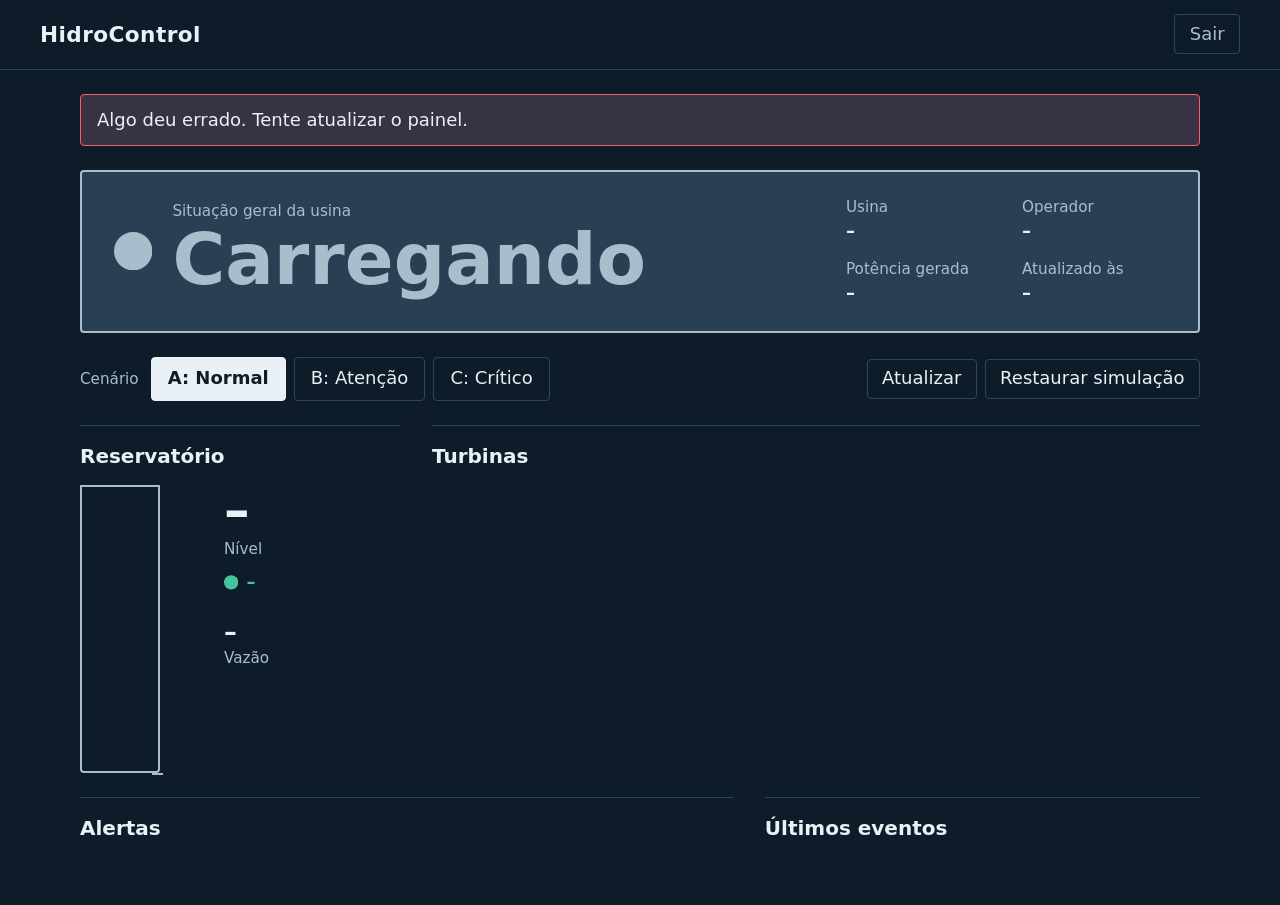
<file: frontend/index.html>
<!DOCTYPE html>
<html lang="pt-BR">
<head>
  <meta charset="UTF-8">
  <meta name="viewport" content="width=device-width, initial-scale=1">
  <title>HidroControl: painel</title>
  <link rel="stylesheet" href="style.css">
</head>
<body>
  <header class="topo">
    <h1 class="produto">HidroControl</h1>
    <div class="sessao">
      <span id="operador-nome"></span>
      <button type="button" id="btn-sair" class="botao-discreto">Sair</button>
    </div>
  </header>

  <main class="pagina">
    <p id="mensagem-erro" class="erro" role="alert" hidden></p>
    <p id="mensagem-status" class="aviso" role="status" hidden></p>

    <section id="situacao" class="situacao" data-estado="carregando" aria-labelledby="situacao-rotulo">
      <div class="situacao-principal">
        <span class="marca marca-grande" aria-hidden="true"></span>
        <div>
          <p id="situacao-rotulo" class="rotulo">Situação geral da usina</p>
          <p id="situacao-texto" class="situacao-texto" aria-live="polite">Carregando</p>
          <p id="situacao-resumo" class="situacao-resumo"></p>
        </div>
      </div>
      <dl class="situacao-meta">
        <div><dt>Usina</dt><dd id="meta-usina">–</dd></div>
        <div><dt>Operador</dt><dd id="meta-operador">–</dd></div>
        <div><dt>Potência gerada</dt><dd id="meta-potencia">–</dd></div>
        <div><dt>Atualizado às</dt><dd id="meta-atualizado">–</dd></div>
      </dl>
    </section>

    <div class="barra-comandos">
      <div class="cenarios" role="group" aria-label="Cenário de simulação">
        <span class="rotulo">Cenário</span>
        <button type="button" data-cenario="A" aria-pressed="true">A: Normal</button>
        <button type="button" data-cenario="B" aria-pressed="false">B: Atenção</button>
        <button type="button" data-cenario="C" aria-pressed="false">C: Crítico</button>
      </div>
      <div class="comandos-direita">
        <button type="button" id="btn-atualizar" class="botao-discreto">Atualizar</button>
        <button type="button" id="btn-restaurar" class="botao-discreto">Restaurar simulação</button>
      </div>
    </div>

    <div class="grade-principal">
      <section id="reservatorio" class="reservatorio" data-estado="normal" aria-labelledby="titulo-reservatorio">
        <h2 id="titulo-reservatorio">Reservatório</h2>
        <div class="reservatorio-corpo">
          <div class="tanque-area">
            <div id="tanque" class="tanque" role="meter" aria-label="Nível do reservatório"
                 aria-valuemin="0" aria-valuemax="100" aria-valuenow="0">
              <div id="tanque-faixa" class="tanque-faixa"></div>
              <div id="tanque-agua" class="tanque-agua"></div>
            </div>
            <span id="marca-maximo" class="tanque-marca"></span>
            <span id="marca-minimo" class="tanque-marca"></span>
          </div>
          <div class="reservatorio-dados">
            <p id="reservatorio-nivel" class="numero-grande">–</p>
            <p class="rotulo">Nível</p>
            <p class="situacao-linha"><span class="marca" aria-hidden="true"></span><span id="reservatorio-situacao">–</span></p>
            <p id="reservatorio-vazao" class="numero-medio">–</p>
            <p class="rotulo">Vazão</p>
          </div>
        </div>
      </section>

      <section class="turbinas" aria-labelledby="titulo-turbinas">
        <h2 id="titulo-turbinas">Turbinas</h2>
        <ul id="lista-turbinas" class="lista-turbinas"></ul>
      </section>
    </div>

    <div class="grade-inferior">
      <section aria-labelledby="titulo-alertas">
        <h2 id="titulo-alertas">Alertas</h2>
        <ul id="lista-alertas" class="lista-alertas"></ul>
      </section>
      <section aria-labelledby="titulo-eventos">
        <h2 id="titulo-eventos">Últimos eventos</h2>
        <ul id="lista-eventos" class="lista-eventos"></ul>
      </section>
    </div>
  </main>

  <div id="toasts" class="toasts" role="region" aria-label="Notificações"></div>

  <script type="module" src="js/painel.js"></script>
</body>
</html>
</file>
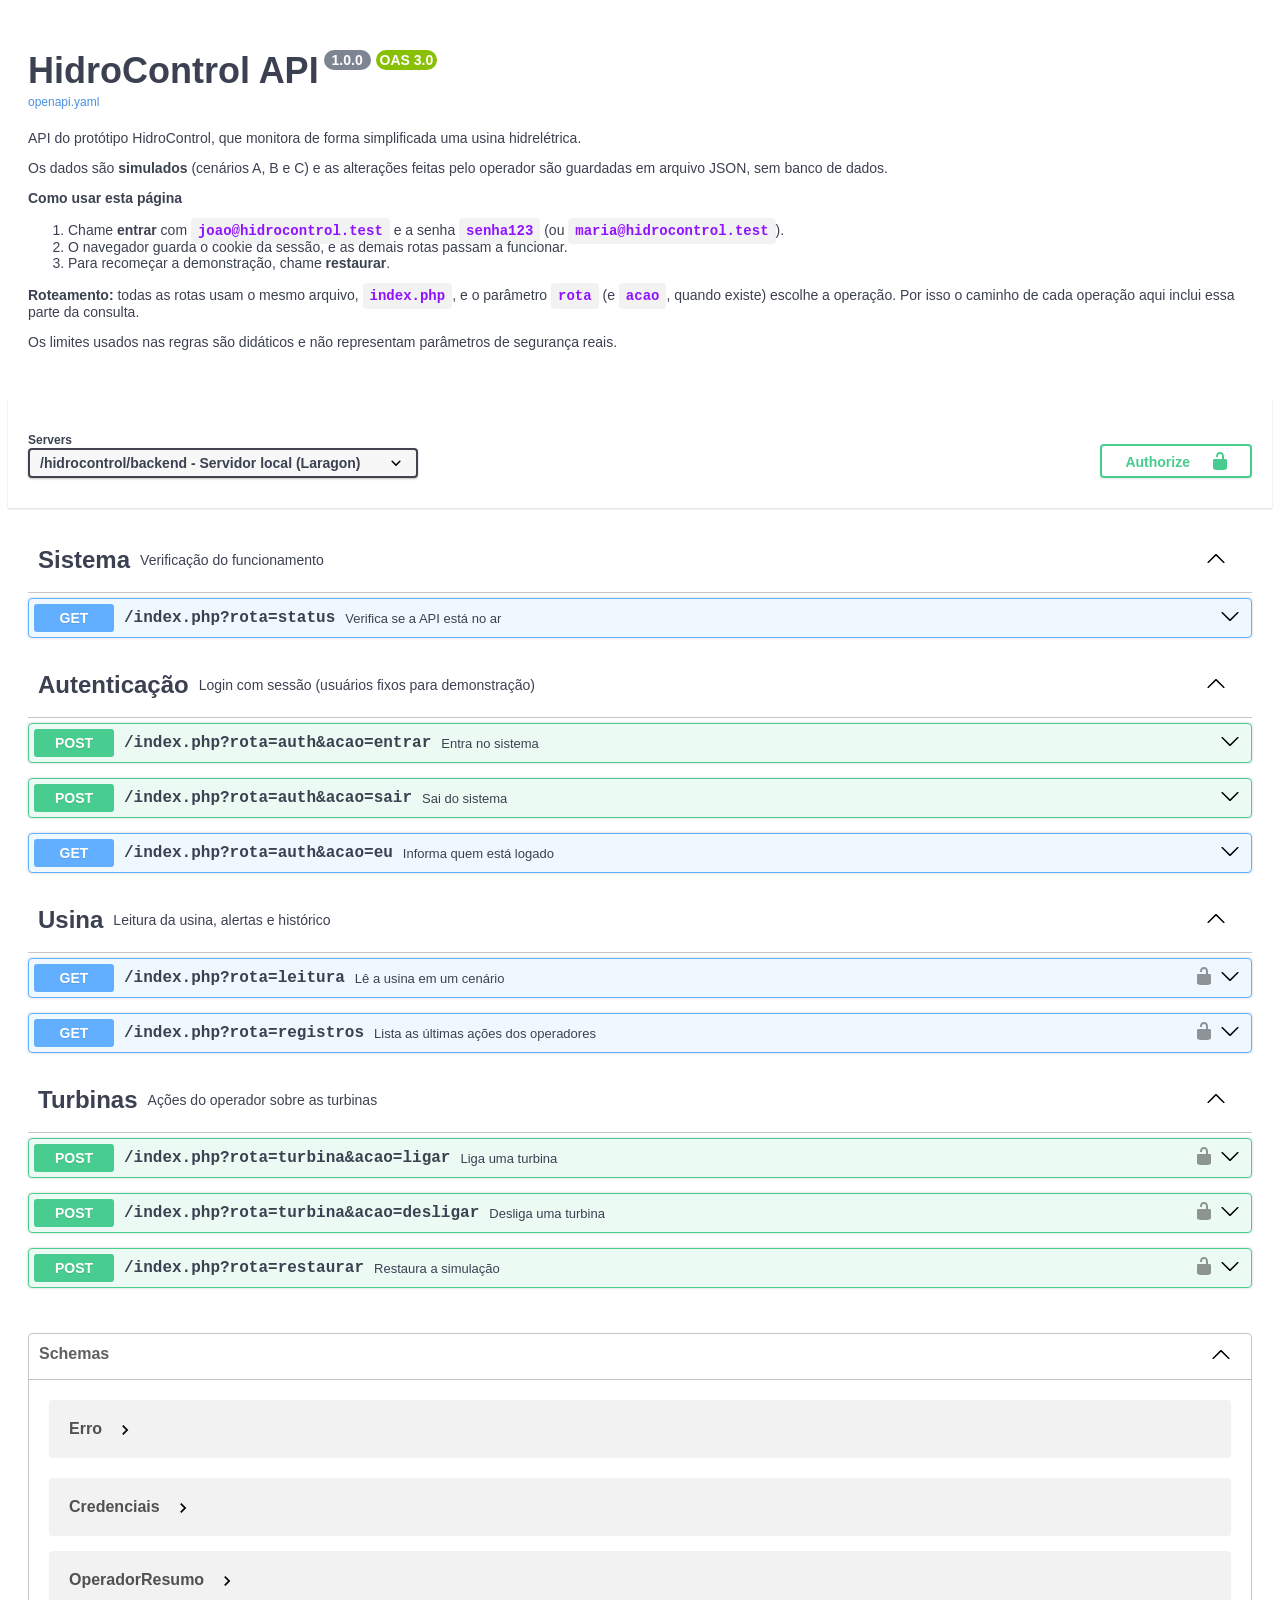
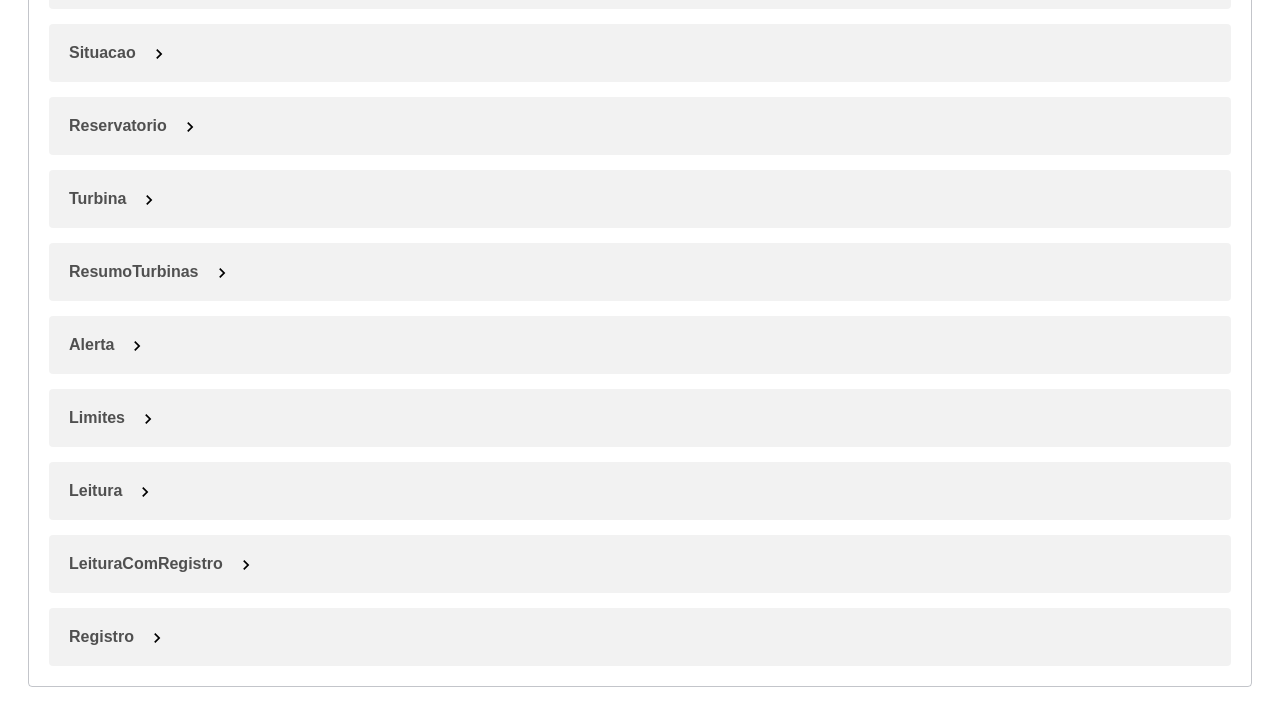
<file: docs/docs.html>
<!DOCTYPE html>
<html lang="pt-BR">
<head>
  <meta charset="UTF-8">
  <meta name="viewport" content="width=device-width, initial-scale=1">
  <title>HidroControl: documentação da API</title>
  <link rel="stylesheet" href="swagger-ui.css">
</head>
<body>
  <div id="swagger-ui"></div>

  <script src="swagger-ui-bundle.js"></script>
  <script>
    window.addEventListener('load', function () {
      SwaggerUIBundle({
        url: 'openapi.yaml',
        dom_id: '#swagger-ui',
        docExpansion: 'list',
        tryItOutEnabled: true,
        persistAuthorization: true
      });
    });
  </script>
</body>
</html>
</file>
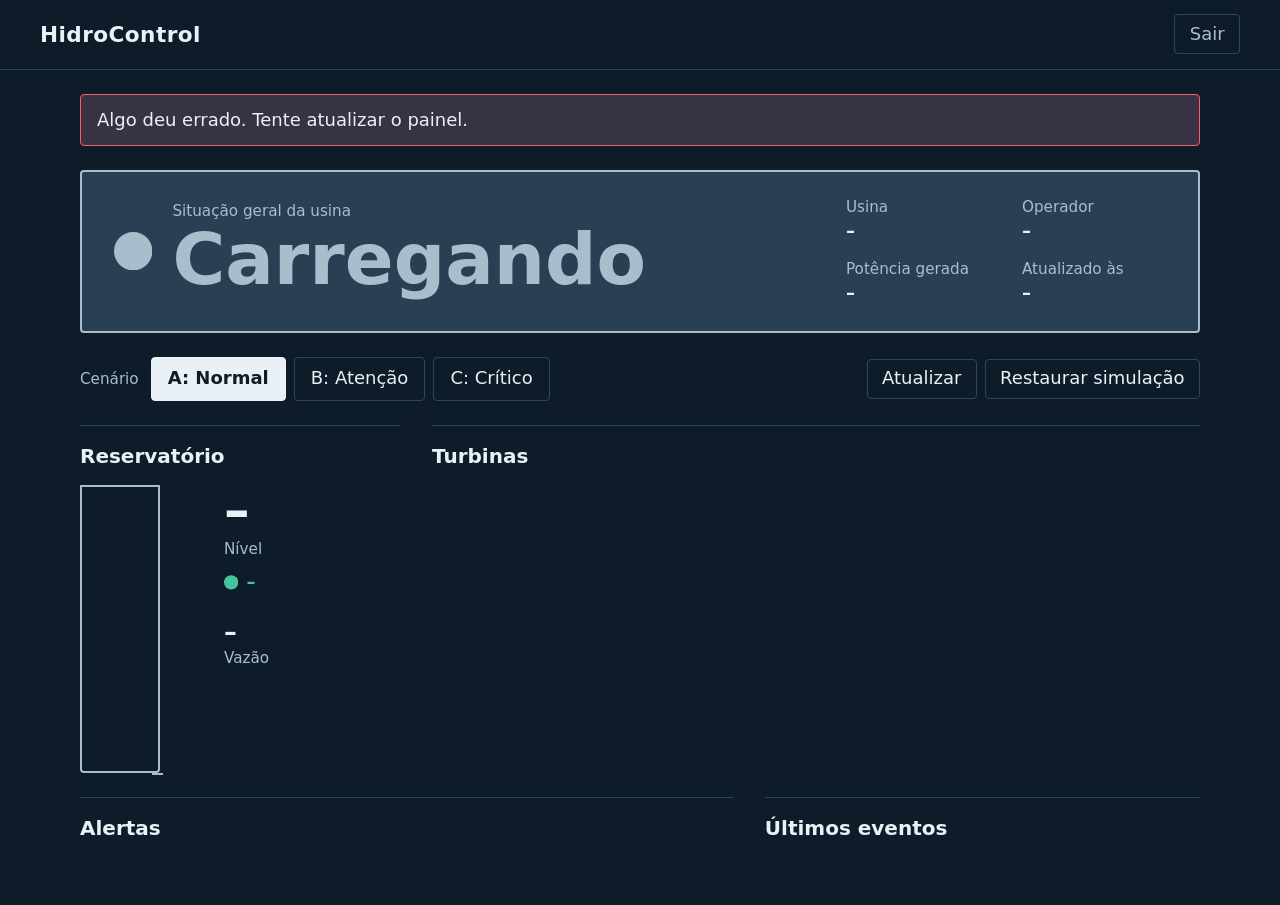
<file: frontend/login.html>
<!DOCTYPE html>
<html lang="pt-BR">
<head>
  <meta charset="UTF-8">
  <meta name="viewport" content="width=device-width, initial-scale=1">
  <title>HidroControl: entrar</title>
  <link rel="stylesheet" href="style.css">
</head>
<body class="pagina-login">
  <main class="login">
    <h1 class="produto">HidroControl</h1>
    <p class="login-subtitulo">Painel de operação da usina</p>

    <form id="formulario" class="formulario" novalidate>
      <p id="mensagem-erro" class="erro" role="alert" hidden></p>

      <label for="email">E-mail</label>
      <input id="email" name="email" type="email" autocomplete="username" required autofocus>

      <label for="senha">Senha</label>
      <input id="senha" name="senha" type="password" autocomplete="current-password" required>

      <button type="submit" id="btn-entrar" class="botao-principal">Entrar</button>
    </form>

    <p class="dica">Para demonstração: joao@hidrocontrol.test, senha senha123.</p>
  </main>

  <script type="module" src="js/login.js"></script>
</body>
</html>
</file>
<file: frontend/style.css>
/* HidroControl: sala de controle.
   Tipografia industrial do sistema (Bahnschrift no Windows), fundo azul-ardósia,
   estados sempre codificados por cor + forma + texto (RNF04). */

:root {
  --fundo: #0e1c2a;
  --superficie: #142b3f;
  --linha: #2a4760;
  --texto: #eaf1f6;
  --texto-suave: #a9bdcc;
  --agua: #4fb6d9;
  --ok: #43c59e;
  --atencao: #f4b740;
  --critico: #ff5a5f;
  --cor-estado: var(--texto-suave);

  --fonte: Bahnschrift, "DIN Alternate", "Segoe UI", system-ui, sans-serif;
  --raio: 4px;
}

/* Cada estado define cor E forma; o elemento mais próximo vence, então um selo
   "atenção" dentro de uma linha "crítica" mantém a sua própria cor e forma. */
[data-estado="normal"]  { --cor-estado: var(--ok);      --forma: circle(50%); }
[data-estado="atencao"] { --cor-estado: var(--atencao); --forma: polygon(50% 0, 100% 100%, 0 100%); }
[data-estado="critico"] { --cor-estado: var(--critico); --forma: polygon(50% 0, 100% 50%, 50% 100%, 0 50%); }

*, *::before, *::after { box-sizing: border-box; }

body {
  margin: 0;
  background: var(--fundo);
  color: var(--texto);
  font-family: var(--fonte);
  font-size: 1.125rem;
  line-height: 1.45;
  font-variant-numeric: tabular-nums;
}

h1, h2, p, ul, dl, dd { margin: 0; }
ul { padding: 0; list-style: none; }

:focus-visible { outline: 3px solid var(--agua); outline-offset: 2px; }

/* ---------- Formas dos estados (além da cor) ---------- */

.marca {
  display: inline-block;
  flex: none;
  width: 0.8em;
  height: 0.8em;
  background: var(--cor-estado);
  clip-path: var(--forma, circle(50%));
}
.marca-grande { width: 2.4rem; height: 2.4rem; }

.rotulo { color: var(--texto-suave); font-size: 0.95rem; }

/* ---------- Topo ---------- */

.topo {
  display: flex;
  align-items: center;
  justify-content: space-between;
  gap: 1rem;
  padding: 0.9rem clamp(1rem, 4vw, 2.5rem);
  border-bottom: 1px solid var(--linha);
}
.produto { font-size: 1.35rem; font-weight: 700; letter-spacing: 0.02em; }
.sessao { display: flex; align-items: center; gap: 1rem; color: var(--texto-suave); }

.pagina {
  max-width: 1200px;
  margin: 0 auto;
  padding: 1.5rem clamp(1rem, 4vw, 2.5rem) 3rem;
  display: grid;
  gap: 1.5rem;
}

h2 { font-size: 1.25rem; font-weight: 700; margin-bottom: 0.9rem; }

/* ---------- Situação geral (o destaque da tela) ---------- */

.situacao {
  display: flex;
  flex-wrap: wrap;
  align-items: center;
  justify-content: space-between;
  gap: 1.5rem 3rem;
  padding: 1.5rem clamp(1rem, 3vw, 2rem);
  border: 2px solid var(--cor-estado);
  border-radius: var(--raio);
  background: color-mix(in srgb, var(--cor-estado) 14%, var(--superficie));
}
.situacao-principal { display: flex; align-items: center; gap: 1.25rem; }
.situacao-texto {
  font-size: clamp(2.6rem, 8vw, 4.5rem);
  font-weight: 700;
  line-height: 1.05;
  color: var(--cor-estado);
}
.situacao-resumo { margin-top: 0.25rem; }

.situacao-meta {
  display: grid;
  grid-template-columns: repeat(2, minmax(9rem, 1fr));
  gap: 0.9rem 2rem;
}
.situacao-meta dt { color: var(--texto-suave); font-size: 0.95rem; }
.situacao-meta dd { font-weight: 600; }

/* ---------- Comandos ---------- */

.barra-comandos {
  display: flex;
  flex-wrap: wrap;
  align-items: center;
  justify-content: space-between;
  gap: 0.75rem 1.5rem;
}
.cenarios { display: flex; flex-wrap: wrap; align-items: center; gap: 0.5rem; }
.cenarios .rotulo { margin-right: 0.25rem; }

button { font: inherit; color: inherit; cursor: pointer; }

.cenarios button {
  min-height: 2.75rem;
  padding: 0.4rem 1rem;
  border: 1px solid var(--linha);
  border-radius: var(--raio);
  background: transparent;
}
.cenarios button[aria-pressed="true"] {
  background: var(--texto);
  border-color: var(--texto);
  color: var(--fundo);
  font-weight: 700;
}

.botao-discreto {
  min-height: 2.5rem;
  padding: 0.3rem 0.9rem;
  border: 1px solid var(--linha);
  border-radius: var(--raio);
  background: transparent;
}
.botao-discreto:hover { border-color: var(--texto-suave); }

/* ---------- Grade principal ---------- */

.grade-principal { display: grid; gap: 2rem; }
.grade-inferior  { display: grid; gap: 2rem; }

@media (min-width: 900px) {
  .grade-principal { grid-template-columns: 320px 1fr; align-items: start; }
  .grade-inferior  { grid-template-columns: 3fr 2fr; align-items: start; }
}

.reservatorio, .turbinas, .grade-inferior > section {
  border-top: 1px solid var(--linha);
  padding-top: 1rem;
}

/* ---------- Reservatório: tanque com marcas ---------- */

.reservatorio-corpo { display: flex; gap: 1.5rem; align-items: stretch; }
.tanque-area { position: relative; width: 7.5rem; flex: none; }
.tanque {
  position: relative;
  height: 18rem;
  width: 5rem;
  border: 2px solid var(--texto-suave);
  border-radius: 0 0 var(--raio) var(--raio);
  overflow: hidden;
  background: var(--fundo);
}
.tanque-faixa { position: absolute; left: 0; right: 0; background: rgb(255 255 255 / 0.07); }
.tanque-agua {
  position: absolute;
  left: 0;
  right: 0;
  bottom: 0;
  height: 0;
  background: var(--agua);
  transition: height 0.6s ease;
}
.tanque-marca {
  position: absolute;
  left: 5.4rem;
  transform: translateY(50%);
  font-size: 0.9rem;
  color: var(--texto-suave);
}
.tanque-marca::before {
  content: "";
  position: absolute;
  left: -0.9rem;
  top: 50%;
  width: 0.7rem;
  border-top: 2px solid var(--texto-suave);
}

.reservatorio-dados { display: grid; align-content: start; gap: 0.1rem; }
.numero-grande { font-size: 3.2rem; font-weight: 700; line-height: 1; }
.numero-medio { margin-top: 1rem; font-size: 1.6rem; font-weight: 600; line-height: 1.1; }
.situacao-linha {
  display: flex;
  align-items: center;
  gap: 0.5rem;
  margin: 0.5rem 0 0.25rem;
  color: var(--cor-estado);
  font-weight: 700;
}

/* ---------- Turbinas: linhas com barra de temperatura ---------- */

.lista-turbinas { display: grid; }
.turbina {
  display: grid;
  grid-template-columns: 1fr auto;
  gap: 0.5rem 1rem;
  align-items: center;
  padding: 1rem 0;
  border-bottom: 1px solid var(--linha);
}
.turbina:first-child { padding-top: 0; }
.turbina-nome { display: flex; align-items: baseline; gap: 0.6rem; }
.codigo { color: var(--texto-suave); font-size: 0.95rem; }

.turbina-estado {
  display: flex;
  flex-wrap: wrap;
  align-items: center;
  justify-content: flex-end;
  gap: 0.6rem;
}

.selo {
  display: inline-flex;
  align-items: center;
  gap: 0.5rem;
  padding: 0.15rem 0.7rem;
  border: 1px solid var(--cor-estado);
  border-radius: var(--raio);
  color: var(--cor-estado);
  font-weight: 700;
}

.turbina-temperatura {
  display: flex;
  align-items: baseline;
  gap: 0.35rem;
  grid-column: 1 / -1;
}
.turbina-temperatura .valor { font-size: 2.2rem; font-weight: 700; line-height: 1; }
.turbina-temperatura .unidade { color: var(--texto-suave); }
.situacao-temperatura {
  display: inline-flex;
  align-items: center;
  gap: 0.5rem;
  margin-left: auto;
  color: var(--cor-estado);
  font-weight: 700;
}

.barra {
  position: relative;
  grid-column: 1 / -1;
  height: 0.6rem;
  border-radius: 2px;
  background: rgb(255 255 255 / 0.1);
}
.barra-nivel { height: 100%; border-radius: 2px; background: var(--cor-estado); }
.barra-marca {
  position: absolute;
  top: -0.25rem;
  bottom: -0.25rem;
  border-left: 2px solid var(--texto);
}

/* ---------- Ações sobre as turbinas ---------- */

.botao-acao {
  min-height: 2.75rem;
  min-width: 6.5rem;
  padding: 0.3rem 1rem;
  border: 1px solid var(--texto-suave);
  border-radius: var(--raio);
  background: transparent;
  font-weight: 600;
}
.botao-acao:hover { border-color: var(--texto); background: rgb(255 255 255 / 0.06); }
.botao-acao:disabled,
.botao-discreto:disabled { opacity: 0.5; cursor: wait; }

.comandos-direita { display: flex; flex-wrap: wrap; gap: 0.5rem; }

.aviso {
  padding: 0.75rem 1rem;
  border: 1px solid var(--ok);
  border-radius: var(--raio);
  background: color-mix(in srgb, var(--ok) 12%, var(--superficie));
}

/* ---------- Alertas e eventos ---------- */

.lista-alertas { display: grid; gap: 1rem; }
.alerta {
  padding: 0.2rem 0 0.2rem 1rem;
  border-left: 4px solid var(--cor-estado);
}
.alerta-titulo { display: flex; align-items: center; gap: 0.6rem; }
.alerta-titulo strong { color: var(--cor-estado); }
.alerta-mensagem { margin-top: 0.15rem; font-weight: 600; }
.alerta-acao { margin-top: 0.15rem; color: var(--texto-suave); }

.lista-eventos { display: grid; gap: 0.6rem; }
.lista-eventos li { padding-bottom: 0.6rem; border-bottom: 1px solid var(--linha); }
.vazio { color: var(--texto-suave); }

.erro {
  padding: 0.75rem 1rem;
  border: 1px solid var(--critico);
  border-radius: var(--raio);
  background: color-mix(in srgb, var(--critico) 15%, var(--superficie));
}

/* ---------- Toasts ---------- */

.toasts {
  position: fixed;
  right: 1rem;
  bottom: 1rem;
  z-index: 10;
  display: grid;
  gap: 0.75rem;
  width: min(25rem, calc(100vw - 2rem));
}
.toast {
  position: relative;
  padding: 0.9rem 1rem 0.9rem 1rem;
  border: 2px solid var(--cor-estado);
  border-radius: var(--raio);
  background: color-mix(in srgb, var(--cor-estado) 16%, var(--superficie));
  animation: toast-entrada 0.25s ease-out;
}
.toast-titulo { display: flex; align-items: center; gap: 0.6rem; padding-right: 5.5rem; }
.toast-titulo strong { color: var(--cor-estado); }
.toast-mensagem { margin-top: 0.2rem; font-weight: 600; }
.toast-acao { margin-top: 0.2rem; color: var(--texto-suave); font-size: 1rem; }
.toast-fechar {
  position: absolute;
  top: 0.5rem;
  right: 0.5rem;
  min-height: 2.5rem;
  padding: 0.2rem 0.8rem;
  border: 1px solid var(--texto-suave);
  border-radius: var(--raio);
  background: transparent;
}
.toast-fechar:hover { border-color: var(--texto); }

@keyframes toast-entrada {
  from { opacity: 0; transform: translateY(0.6rem); }
  to   { opacity: 1; transform: none; }
}
@media (prefers-reduced-motion: reduce) {
  .toast { animation: none; }
}

/* ---------- Login ---------- */

.pagina-login { display: grid; place-items: center; min-height: 100vh; padding: 1.5rem; }
.login { width: min(100%, 24rem); }
.login .produto { font-size: 2rem; }
.login-subtitulo { margin: 0.25rem 0 1.5rem; color: var(--texto-suave); }

.formulario { display: grid; gap: 0.5rem; }
.formulario label { margin-top: 0.5rem; font-weight: 600; }
.formulario input {
  min-height: 3rem;
  padding: 0.5rem 0.75rem;
  border: 1px solid var(--linha);
  border-radius: var(--raio);
  background: var(--superficie);
  color: var(--texto);
  font: inherit;
}
.botao-principal {
  min-height: 3rem;
  margin-top: 1rem;
  border: 0;
  border-radius: var(--raio);
  background: var(--texto);
  color: var(--fundo);
  font-weight: 700;
}
.botao-principal:disabled { opacity: 0.6; cursor: wait; }
.dica { margin-top: 1.5rem; color: var(--texto-suave); font-size: 0.95rem; }

[hidden] { display: none !important; }

@media (prefers-reduced-motion: reduce) {
  .tanque-agua { transition: none; }
}

/* ---------- Celular ---------- */

@media (max-width: 520px) {
  .situacao-meta { grid-template-columns: 1fr 1fr; }
  .reservatorio-corpo { gap: 1rem; }
  .tanque { height: 15rem; }
}
</file>
<file: docs/swagger-ui.css>
.swagger-ui{color:#3b4151;font-family:sans-serif/*! normalize.css v7.0.0 | MIT License | github.com/necolas/normalize.css */}.swagger-ui html{line-height:1.15;-ms-text-size-adjust:100%;-webkit-text-size-adjust:100%}.swagger-ui body{margin:0}.swagger-ui article,.swagger-ui aside,.swagger-ui footer,.swagger-ui header,.swagger-ui nav,.swagger-ui section{display:block}.swagger-ui h1{font-size:2em;margin:.67em 0}.swagger-ui figcaption,.swagger-ui figure,.swagger-ui main{display:block}.swagger-ui figure{margin:1em 40px}.swagger-ui hr{box-sizing:content-box;height:0;overflow:visible}.swagger-ui pre{font-family:monospace,monospace;font-size:1em}.swagger-ui a{background-color:transparent;-webkit-text-decoration-skip:objects}.swagger-ui abbr[title]{border-bottom:none;text-decoration:underline;-webkit-text-decoration:underline dotted;text-decoration:underline dotted}.swagger-ui b,.swagger-ui strong{font-weight:inherit;font-weight:bolder}.swagger-ui code,.swagger-ui kbd,.swagger-ui samp{font-family:monospace,monospace;font-size:1em}.swagger-ui dfn{font-style:italic}.swagger-ui mark{background-color:#ff0;color:#000}.swagger-ui small{font-size:80%}.swagger-ui sub,.swagger-ui sup{font-size:75%;line-height:0;position:relative;vertical-align:baseline}.swagger-ui sub{bottom:-.25em}.swagger-ui sup{top:-.5em}.swagger-ui audio,.swagger-ui video{display:inline-block}.swagger-ui audio:not([controls]){display:none;height:0}.swagger-ui img{border-style:none}.swagger-ui svg:not(:root){overflow:hidden}.swagger-ui button,.swagger-ui input,.swagger-ui optgroup,.swagger-ui select,.swagger-ui textarea{font-family:sans-serif;font-size:100%;line-height:1.15;margin:0}.swagger-ui button,.swagger-ui input{overflow:visible}.swagger-ui button,.swagger-ui select{text-transform:none}.swagger-ui [type=reset],.swagger-ui [type=submit],.swagger-ui button,.swagger-ui html [type=button]{-webkit-appearance:button}.swagger-ui [type=button]::-moz-focus-inner,.swagger-ui [type=reset]::-moz-focus-inner,.swagger-ui [type=submit]::-moz-focus-inner,.swagger-ui button::-moz-focus-inner{border-style:none;padding:0}.swagger-ui [type=button]:-moz-focusring,.swagger-ui [type=reset]:-moz-focusring,.swagger-ui [type=submit]:-moz-focusring,.swagger-ui button:-moz-focusring{outline:1px dotted ButtonText}.swagger-ui fieldset{padding:.35em .75em .625em}.swagger-ui legend{box-sizing:border-box;color:inherit;display:table;max-width:100%;padding:0;white-space:normal}.swagger-ui progress{display:inline-block;vertical-align:baseline}.swagger-ui textarea{overflow:auto}.swagger-ui [type=checkbox],.swagger-ui [type=radio]{box-sizing:border-box;padding:0}.swagger-ui [type=number]::-webkit-inner-spin-button,.swagger-ui [type=number]::-webkit-outer-spin-button{height:auto}.swagger-ui [type=search]{-webkit-appearance:textfield;outline-offset:-2px}.swagger-ui [type=search]::-webkit-search-cancel-button,.swagger-ui [type=search]::-webkit-search-decoration{-webkit-appearance:none}.swagger-ui ::-webkit-file-upload-button{-webkit-appearance:button;font:inherit}.swagger-ui details,.swagger-ui menu{display:block}.swagger-ui summary{display:list-item}.swagger-ui canvas{display:inline-block}.swagger-ui [hidden],.swagger-ui template{display:none}.swagger-ui .debug *{outline:1px solid gold}.swagger-ui .debug-white *{outline:1px solid #fff}.swagger-ui .debug-black *{outline:1px solid #000}.swagger-ui .debug-grid{background:transparent url([data-uri]) repeat 0 0}.swagger-ui .debug-grid-16{background:transparent url([data-uri]) repeat 0 0}.swagger-ui .debug-grid-8-solid{background:#fff url([data-uri]) repeat 0 0}.swagger-ui .debug-grid-16-solid{background:#fff url([data-uri]) repeat 0 0}.swagger-ui .border-box,.swagger-ui a,.swagger-ui article,.swagger-ui body,.swagger-ui code,.swagger-ui dd,.swagger-ui div,.swagger-ui dl,.swagger-ui dt,.swagger-ui fieldset,.swagger-ui footer,.swagger-ui form,.swagger-ui h1,.swagger-ui h2,.swagger-ui h3,.swagger-ui h4,.swagger-ui h5,.swagger-ui h6,.swagger-ui header,.swagger-ui html,.swagger-ui input[type=email],.swagger-ui input[type=number],.swagger-ui input[type=password],.swagger-ui input[type=tel],.swagger-ui input[type=text],.swagger-ui input[type=url],.swagger-ui legend,.swagger-ui li,.swagger-ui main,.swagger-ui ol,.swagger-ui p,.swagger-ui pre,.swagger-ui section,.swagger-ui table,.swagger-ui td,.swagger-ui textarea,.swagger-ui th,.swagger-ui tr,.swagger-ui ul{box-sizing:border-box}.swagger-ui .aspect-ratio{height:0;position:relative}.swagger-ui .aspect-ratio--16x9{padding-bottom:56.25%}.swagger-ui .aspect-ratio--9x16{padding-bottom:177.77%}.swagger-ui .aspect-ratio--4x3{padding-bottom:75%}.swagger-ui .aspect-ratio--3x4{padding-bottom:133.33%}.swagger-ui .aspect-ratio--6x4{padding-bottom:66.6%}.swagger-ui .aspect-ratio--4x6{padding-bottom:150%}.swagger-ui .aspect-ratio--8x5{padding-bottom:62.5%}.swagger-ui .aspect-ratio--5x8{padding-bottom:160%}.swagger-ui .aspect-ratio--7x5{padding-bottom:71.42%}.swagger-ui .aspect-ratio--5x7{padding-bottom:140%}.swagger-ui .aspect-ratio--1x1{padding-bottom:100%}.swagger-ui .aspect-ratio--object{bottom:0;height:100%;left:0;position:absolute;right:0;top:0;width:100%;z-index:100}@media screen and (min-width:30em){.swagger-ui .aspect-ratio-ns{height:0;position:relative}.swagger-ui .aspect-ratio--16x9-ns{padding-bottom:56.25%}.swagger-ui .aspect-ratio--9x16-ns{padding-bottom:177.77%}.swagger-ui .aspect-ratio--4x3-ns{padding-bottom:75%}.swagger-ui .aspect-ratio--3x4-ns{padding-bottom:133.33%}.swagger-ui .aspect-ratio--6x4-ns{padding-bottom:66.6%}.swagger-ui .aspect-ratio--4x6-ns{padding-bottom:150%}.swagger-ui .aspect-ratio--8x5-ns{padding-bottom:62.5%}.swagger-ui .aspect-ratio--5x8-ns{padding-bottom:160%}.swagger-ui .aspect-ratio--7x5-ns{padding-bottom:71.42%}.swagger-ui .aspect-ratio--5x7-ns{padding-bottom:140%}.swagger-ui .aspect-ratio--1x1-ns{padding-bottom:100%}.swagger-ui .aspect-ratio--object-ns{bottom:0;height:100%;left:0;position:absolute;right:0;top:0;width:100%;z-index:100}}@media screen and (min-width:30em)and (max-width:60em){.swagger-ui .aspect-ratio-m{height:0;position:relative}.swagger-ui .aspect-ratio--16x9-m{padding-bottom:56.25%}.swagger-ui .aspect-ratio--9x16-m{padding-bottom:177.77%}.swagger-ui .aspect-ratio--4x3-m{padding-bottom:75%}.swagger-ui .aspect-ratio--3x4-m{padding-bottom:133.33%}.swagger-ui .aspect-ratio--6x4-m{padding-bottom:66.6%}.swagger-ui .aspect-ratio--4x6-m{padding-bottom:150%}.swagger-ui .aspect-ratio--8x5-m{padding-bottom:62.5%}.swagger-ui .aspect-ratio--5x8-m{padding-bottom:160%}.swagger-ui .aspect-ratio--7x5-m{padding-bottom:71.42%}.swagger-ui .aspect-ratio--5x7-m{padding-bottom:140%}.swagger-ui .aspect-ratio--1x1-m{padding-bottom:100%}.swagger-ui .aspect-ratio--object-m{bottom:0;height:100%;left:0;position:absolute;right:0;top:0;width:100%;z-index:100}}@media screen and (min-width:60em){.swagger-ui .aspect-ratio-l{height:0;position:relative}.swagger-ui .aspect-ratio--16x9-l{padding-bottom:56.25%}.swagger-ui .aspect-ratio--9x16-l{padding-bottom:177.77%}.swagger-ui .aspect-ratio--4x3-l{padding-bottom:75%}.swagger-ui .aspect-ratio--3x4-l{padding-bottom:133.33%}.swagger-ui .aspect-ratio--6x4-l{padding-bottom:66.6%}.swagger-ui .aspect-ratio--4x6-l{padding-bottom:150%}.swagger-ui .aspect-ratio--8x5-l{padding-bottom:62.5%}.swagger-ui .aspect-ratio--5x8-l{padding-bottom:160%}.swagger-ui .aspect-ratio--7x5-l{padding-bottom:71.42%}.swagger-ui .aspect-ratio--5x7-l{padding-bottom:140%}.swagger-ui .aspect-ratio--1x1-l{padding-bottom:100%}.swagger-ui .aspect-ratio--object-l{bottom:0;height:100%;left:0;position:absolute;right:0;top:0;width:100%;z-index:100}}.swagger-ui img{max-width:100%}.swagger-ui .cover{background-size:cover!important}.swagger-ui .contain{background-size:contain!important}@media screen and (min-width:30em){.swagger-ui .cover-ns{background-size:cover!important}.swagger-ui .contain-ns{background-size:contain!important}}@media screen and (min-width:30em)and (max-width:60em){.swagger-ui .cover-m{background-size:cover!important}.swagger-ui .contain-m{background-size:contain!important}}@media screen and (min-width:60em){.swagger-ui .cover-l{background-size:cover!important}.swagger-ui .contain-l{background-size:contain!important}}.swagger-ui .bg-center{background-position:50%;background-repeat:no-repeat}.swagger-ui .bg-top{background-position:top;background-repeat:no-repeat}.swagger-ui .bg-right{background-position:100%;background-repeat:no-repeat}.swagger-ui .bg-bottom{background-position:bottom;background-repeat:no-repeat}.swagger-ui .bg-left{background-position:0;background-repeat:no-repeat}@media screen and (min-width:30em){.swagger-ui .bg-center-ns{background-position:50%;background-repeat:no-repeat}.swagger-ui .bg-top-ns{background-position:top;background-repeat:no-repeat}.swagger-ui .bg-right-ns{background-position:100%;background-repeat:no-repeat}.swagger-ui .bg-bottom-ns{background-position:bottom;background-repeat:no-repeat}.swagger-ui .bg-left-ns{background-position:0;background-repeat:no-repeat}}@media screen and (min-width:30em)and (max-width:60em){.swagger-ui .bg-center-m{background-position:50%;background-repeat:no-repeat}.swagger-ui .bg-top-m{background-position:top;background-repeat:no-repeat}.swagger-ui .bg-right-m{background-position:100%;background-repeat:no-repeat}.swagger-ui .bg-bottom-m{background-position:bottom;background-repeat:no-repeat}.swagger-ui .bg-left-m{background-position:0;background-repeat:no-repeat}}@media screen and (min-width:60em){.swagger-ui .bg-center-l{background-position:50%;background-repeat:no-repeat}.swagger-ui .bg-top-l{background-position:top;background-repeat:no-repeat}.swagger-ui .bg-right-l{background-position:100%;background-repeat:no-repeat}.swagger-ui .bg-bottom-l{background-position:bottom;background-repeat:no-repeat}.swagger-ui .bg-left-l{background-position:0;background-repeat:no-repeat}}.swagger-ui .outline{outline:1px solid}.swagger-ui .outline-transparent{outline:1px solid transparent}.swagger-ui .outline-0{outline:0}@media screen and (min-width:30em){.swagger-ui .outline-ns{outline:1px solid}.swagger-ui .outline-transparent-ns{outline:1px solid transparent}.swagger-ui .outline-0-ns{outline:0}}@media screen and (min-width:30em)and (max-width:60em){.swagger-ui .outline-m{outline:1px solid}.swagger-ui .outline-transparent-m{outline:1px solid transparent}.swagger-ui .outline-0-m{outline:0}}@media screen and (min-width:60em){.swagger-ui .outline-l{outline:1px solid}.swagger-ui .outline-transparent-l{outline:1px solid transparent}.swagger-ui .outline-0-l{outline:0}}.swagger-ui .ba{border-style:solid;border-width:1px}.swagger-ui .bt{border-top-style:solid;border-top-width:1px}.swagger-ui .br{border-right-style:solid;border-right-width:1px}.swagger-ui .bb{border-bottom-style:solid;border-bottom-width:1px}.swagger-ui .bl{border-left-style:solid;border-left-width:1px}.swagger-ui .bn{border-style:none;border-width:0}@media screen and (min-width:30em){.swagger-ui .ba-ns{border-style:solid;border-width:1px}.swagger-ui .bt-ns{border-top-style:solid;border-top-width:1px}.swagger-ui .br-ns{border-right-style:solid;border-right-width:1px}.swagger-ui .bb-ns{border-bottom-style:solid;border-bottom-width:1px}.swagger-ui .bl-ns{border-left-style:solid;border-left-width:1px}.swagger-ui .bn-ns{border-style:none;border-width:0}}@media screen and (min-width:30em)and (max-width:60em){.swagger-ui .ba-m{border-style:solid;border-width:1px}.swagger-ui .bt-m{border-top-style:solid;border-top-width:1px}.swagger-ui .br-m{border-right-style:solid;border-right-width:1px}.swagger-ui .bb-m{border-bottom-style:solid;border-bottom-width:1px}.swagger-ui .bl-m{border-left-style:solid;border-left-width:1px}.swagger-ui .bn-m{border-style:none;border-width:0}}@media screen and (min-width:60em){.swagger-ui .ba-l{border-style:solid;border-width:1px}.swagger-ui .bt-l{border-top-style:solid;border-top-width:1px}.swagger-ui .br-l{border-right-style:solid;border-right-width:1px}.swagger-ui .bb-l{border-bottom-style:solid;border-bottom-width:1px}.swagger-ui .bl-l{border-left-style:solid;border-left-width:1px}.swagger-ui .bn-l{border-style:none;border-width:0}}.swagger-ui .b--black{border-color:#000}.swagger-ui .b--near-black{border-color:#111}.swagger-ui .b--dark-gray{border-color:#333}.swagger-ui .b--mid-gray{border-color:#555}.swagger-ui .b--gray{border-color:#777}.swagger-ui .b--silver{border-color:#999}.swagger-ui .b--light-silver{border-color:#aaa}.swagger-ui .b--moon-gray{border-color:#ccc}.swagger-ui .b--light-gray{border-color:#eee}.swagger-ui .b--near-white{border-color:#f4f4f4}.swagger-ui .b--white{border-color:#fff}.swagger-ui .b--white-90{border-color:hsla(0,0%,100%,.9)}.swagger-ui .b--white-80{border-color:hsla(0,0%,100%,.8)}.swagger-ui .b--white-70{border-color:hsla(0,0%,100%,.7)}.swagger-ui .b--white-60{border-color:hsla(0,0%,100%,.6)}.swagger-ui .b--white-50{border-color:hsla(0,0%,100%,.5)}.swagger-ui .b--white-40{border-color:hsla(0,0%,100%,.4)}.swagger-ui .b--white-30{border-color:hsla(0,0%,100%,.3)}.swagger-ui .b--white-20{border-color:hsla(0,0%,100%,.2)}.swagger-ui .b--white-10{border-color:hsla(0,0%,100%,.1)}.swagger-ui .b--white-05{border-color:hsla(0,0%,100%,.05)}.swagger-ui .b--white-025{border-color:hsla(0,0%,100%,.025)}.swagger-ui .b--white-0125{border-color:hsla(0,0%,100%,.013)}.swagger-ui .b--black-90{border-color:rgba(0,0,0,.9)}.swagger-ui .b--black-80{border-color:rgba(0,0,0,.8)}.swagger-ui .b--black-70{border-color:rgba(0,0,0,.7)}.swagger-ui .b--black-60{border-color:rgba(0,0,0,.6)}.swagger-ui .b--black-50{border-color:rgba(0,0,0,.5)}.swagger-ui .b--black-40{border-color:rgba(0,0,0,.4)}.swagger-ui .b--black-30{border-color:rgba(0,0,0,.3)}.swagger-ui .b--black-20{border-color:rgba(0,0,0,.2)}.swagger-ui .b--black-10{border-color:rgba(0,0,0,.1)}.swagger-ui .b--black-05{border-color:rgba(0,0,0,.05)}.swagger-ui .b--black-025{border-color:rgba(0,0,0,.025)}.swagger-ui .b--black-0125{border-color:rgba(0,0,0,.013)}.swagger-ui .b--dark-red{border-color:#e7040f}.swagger-ui .b--red{border-color:#ff4136}.swagger-ui .b--light-red{border-color:#ff725c}.swagger-ui .b--orange{border-color:#ff6300}.swagger-ui .b--gold{border-color:#ffb700}.swagger-ui .b--yellow{border-color:gold}.swagger-ui .b--light-yellow{border-color:#fbf1a9}.swagger-ui .b--purple{border-color:#5e2ca5}.swagger-ui .b--light-purple{border-color:#a463f2}.swagger-ui .b--dark-pink{border-color:#d5008f}.swagger-ui .b--hot-pink{border-color:#ff41b4}.swagger-ui .b--pink{border-color:#ff80cc}.swagger-ui .b--light-pink{border-color:#ffa3d7}.swagger-ui .b--dark-green{border-color:#137752}.swagger-ui .b--green{border-color:#19a974}.swagger-ui .b--light-green{border-color:#9eebcf}.swagger-ui .b--navy{border-color:#001b44}.swagger-ui .b--dark-blue{border-color:#00449e}.swagger-ui .b--blue{border-color:#357edd}.swagger-ui .b--light-blue{border-color:#96ccff}.swagger-ui .b--lightest-blue{border-color:#cdecff}.swagger-ui .b--washed-blue{border-color:#f6fffe}.swagger-ui .b--washed-green{border-color:#e8fdf5}.swagger-ui .b--washed-yellow{border-color:#fffceb}.swagger-ui .b--washed-red{border-color:#ffdfdf}.swagger-ui .b--transparent{border-color:transparent}.swagger-ui .b--inherit{border-color:inherit}.swagger-ui .br0{border-radius:0}.swagger-ui .br1{border-radius:.125rem}.swagger-ui .br2{border-radius:.25rem}.swagger-ui .br3{border-radius:.5rem}.swagger-ui .br4{border-radius:1rem}.swagger-ui .br-100{border-radius:100%}.swagger-ui .br-pill{border-radius:9999px}.swagger-ui .br--bottom{border-top-left-radius:0;border-top-right-radius:0}.swagger-ui .br--top{border-bottom-left-radius:0;border-bottom-right-radius:0}.swagger-ui .br--right{border-bottom-left-radius:0;border-top-left-radius:0}.swagger-ui .br--left{border-bottom-right-radius:0;border-top-right-radius:0}@media screen and (min-width:30em){.swagger-ui .br0-ns{border-radius:0}.swagger-ui .br1-ns{border-radius:.125rem}.swagger-ui .br2-ns{border-radius:.25rem}.swagger-ui .br3-ns{border-radius:.5rem}.swagger-ui .br4-ns{border-radius:1rem}.swagger-ui .br-100-ns{border-radius:100%}.swagger-ui .br-pill-ns{border-radius:9999px}.swagger-ui .br--bottom-ns{border-top-left-radius:0;border-top-right-radius:0}.swagger-ui .br--top-ns{border-bottom-left-radius:0;border-bottom-right-radius:0}.swagger-ui .br--right-ns{border-bottom-left-radius:0;border-top-left-radius:0}.swagger-ui .br--left-ns{border-bottom-right-radius:0;border-top-right-radius:0}}@media screen and (min-width:30em)and (max-width:60em){.swagger-ui .br0-m{border-radius:0}.swagger-ui .br1-m{border-radius:.125rem}.swagger-ui .br2-m{border-radius:.25rem}.swagger-ui .br3-m{border-radius:.5rem}.swagger-ui .br4-m{border-radius:1rem}.swagger-ui .br-100-m{border-radius:100%}.swagger-ui .br-pill-m{border-radius:9999px}.swagger-ui .br--bottom-m{border-top-left-radius:0;border-top-right-radius:0}.swagger-ui .br--top-m{border-bottom-left-radius:0;border-bottom-right-radius:0}.swagger-ui .br--right-m{border-bottom-left-radius:0;border-top-left-radius:0}.swagger-ui .br--left-m{border-bottom-right-radius:0;border-top-right-radius:0}}@media screen and (min-width:60em){.swagger-ui .br0-l{border-radius:0}.swagger-ui .br1-l{border-radius:.125rem}.swagger-ui .br2-l{border-radius:.25rem}.swagger-ui .br3-l{border-radius:.5rem}.swagger-ui .br4-l{border-radius:1rem}.swagger-ui .br-100-l{border-radius:100%}.swagger-ui .br-pill-l{border-radius:9999px}.swagger-ui .br--bottom-l{border-top-left-radius:0;border-top-right-radius:0}.swagger-ui .br--top-l{border-bottom-left-radius:0;border-bottom-right-radius:0}.swagger-ui .br--right-l{border-bottom-left-radius:0;border-top-left-radius:0}.swagger-ui .br--left-l{border-bottom-right-radius:0;border-top-right-radius:0}}.swagger-ui .b--dotted{border-style:dotted}.swagger-ui .b--dashed{border-style:dashed}.swagger-ui .b--solid{border-style:solid}.swagger-ui .b--none{border-style:none}@media screen and (min-width:30em){.swagger-ui .b--dotted-ns{border-style:dotted}.swagger-ui .b--dashed-ns{border-style:dashed}.swagger-ui .b--solid-ns{border-style:solid}.swagger-ui .b--none-ns{border-style:none}}@media screen and (min-width:30em)and (max-width:60em){.swagger-ui .b--dotted-m{border-style:dotted}.swagger-ui .b--dashed-m{border-style:dashed}.swagger-ui .b--solid-m{border-style:solid}.swagger-ui .b--none-m{border-style:none}}@media screen and (min-width:60em){.swagger-ui .b--dotted-l{border-style:dotted}.swagger-ui .b--dashed-l{border-style:dashed}.swagger-ui .b--solid-l{border-style:solid}.swagger-ui .b--none-l{border-style:none}}.swagger-ui .bw0{border-width:0}.swagger-ui .bw1{border-width:.125rem}.swagger-ui .bw2{border-width:.25rem}.swagger-ui .bw3{border-width:.5rem}.swagger-ui .bw4{border-width:1rem}.swagger-ui .bw5{border-width:2rem}.swagger-ui .bt-0{border-top-width:0}.swagger-ui .br-0{border-right-width:0}.swagger-ui .bb-0{border-bottom-width:0}.swagger-ui .bl-0{border-left-width:0}@media screen and (min-width:30em){.swagger-ui .bw0-ns{border-width:0}.swagger-ui .bw1-ns{border-width:.125rem}.swagger-ui .bw2-ns{border-width:.25rem}.swagger-ui .bw3-ns{border-width:.5rem}.swagger-ui .bw4-ns{border-width:1rem}.swagger-ui .bw5-ns{border-width:2rem}.swagger-ui .bt-0-ns{border-top-width:0}.swagger-ui .br-0-ns{border-right-width:0}.swagger-ui .bb-0-ns{border-bottom-width:0}.swagger-ui .bl-0-ns{border-left-width:0}}@media screen and (min-width:30em)and (max-width:60em){.swagger-ui .bw0-m{border-width:0}.swagger-ui .bw1-m{border-width:.125rem}.swagger-ui .bw2-m{border-width:.25rem}.swagger-ui .bw3-m{border-width:.5rem}.swagger-ui .bw4-m{border-width:1rem}.swagger-ui .bw5-m{border-width:2rem}.swagger-ui .bt-0-m{border-top-width:0}.swagger-ui .br-0-m{border-right-width:0}.swagger-ui .bb-0-m{border-bottom-width:0}.swagger-ui .bl-0-m{border-left-width:0}}@media screen and (min-width:60em){.swagger-ui .bw0-l{border-width:0}.swagger-ui .bw1-l{border-width:.125rem}.swagger-ui .bw2-l{border-width:.25rem}.swagger-ui .bw3-l{border-width:.5rem}.swagger-ui .bw4-l{border-width:1rem}.swagger-ui .bw5-l{border-width:2rem}.swagger-ui .bt-0-l{border-top-width:0}.swagger-ui .br-0-l{border-right-width:0}.swagger-ui .bb-0-l{border-bottom-width:0}.swagger-ui .bl-0-l{border-left-width:0}}.swagger-ui .shadow-1{box-shadow:0 0 4px 2px rgba(0,0,0,.2)}.swagger-ui .shadow-2{box-shadow:0 0 8px 2px rgba(0,0,0,.2)}.swagger-ui .shadow-3{box-shadow:2px 2px 4px 2px rgba(0,0,0,.2)}.swagger-ui .shadow-4{box-shadow:2px 2px 8px 0 rgba(0,0,0,.2)}.swagger-ui .shadow-5{box-shadow:4px 4px 8px 0 rgba(0,0,0,.2)}@media screen and (min-width:30em){.swagger-ui .shadow-1-ns{box-shadow:0 0 4px 2px rgba(0,0,0,.2)}.swagger-ui .shadow-2-ns{box-shadow:0 0 8px 2px rgba(0,0,0,.2)}.swagger-ui .shadow-3-ns{box-shadow:2px 2px 4px 2px rgba(0,0,0,.2)}.swagger-ui .shadow-4-ns{box-shadow:2px 2px 8px 0 rgba(0,0,0,.2)}.swagger-ui .shadow-5-ns{box-shadow:4px 4px 8px 0 rgba(0,0,0,.2)}}@media screen and (min-width:30em)and (max-width:60em){.swagger-ui .shadow-1-m{box-shadow:0 0 4px 2px rgba(0,0,0,.2)}.swagger-ui .shadow-2-m{box-shadow:0 0 8px 2px rgba(0,0,0,.2)}.swagger-ui .shadow-3-m{box-shadow:2px 2px 4px 2px rgba(0,0,0,.2)}.swagger-ui .shadow-4-m{box-shadow:2px 2px 8px 0 rgba(0,0,0,.2)}.swagger-ui .shadow-5-m{box-shadow:4px 4px 8px 0 rgba(0,0,0,.2)}}@media screen and (min-width:60em){.swagger-ui .shadow-1-l{box-shadow:0 0 4px 2px rgba(0,0,0,.2)}.swagger-ui .shadow-2-l{box-shadow:0 0 8px 2px rgba(0,0,0,.2)}.swagger-ui .shadow-3-l{box-shadow:2px 2px 4px 2px rgba(0,0,0,.2)}.swagger-ui .shadow-4-l{box-shadow:2px 2px 8px 0 rgba(0,0,0,.2)}.swagger-ui .shadow-5-l{box-shadow:4px 4px 8px 0 rgba(0,0,0,.2)}}.swagger-ui .pre{overflow-x:auto;overflow-y:hidden;overflow:scroll}.swagger-ui .top-0{top:0}.swagger-ui .right-0{right:0}.swagger-ui .bottom-0{bottom:0}.swagger-ui .left-0{left:0}.swagger-ui .top-1{top:1rem}.swagger-ui .right-1{right:1rem}.swagger-ui .bottom-1{bottom:1rem}.swagger-ui .left-1{left:1rem}.swagger-ui .top-2{top:2rem}.swagger-ui .right-2{right:2rem}.swagger-ui .bottom-2{bottom:2rem}.swagger-ui .left-2{left:2rem}.swagger-ui .top--1{top:-1rem}.swagger-ui .right--1{right:-1rem}.swagger-ui .bottom--1{bottom:-1rem}.swagger-ui .left--1{left:-1rem}.swagger-ui .top--2{top:-2rem}.swagger-ui .right--2{right:-2rem}.swagger-ui .bottom--2{bottom:-2rem}.swagger-ui .left--2{left:-2rem}.swagger-ui .absolute--fill{bottom:0;left:0;right:0;top:0}@media screen and (min-width:30em){.swagger-ui .top-0-ns{top:0}.swagger-ui .left-0-ns{left:0}.swagger-ui .right-0-ns{right:0}.swagger-ui .bottom-0-ns{bottom:0}.swagger-ui .top-1-ns{top:1rem}.swagger-ui .left-1-ns{left:1rem}.swagger-ui .right-1-ns{right:1rem}.swagger-ui .bottom-1-ns{bottom:1rem}.swagger-ui .top-2-ns{top:2rem}.swagger-ui .left-2-ns{left:2rem}.swagger-ui .right-2-ns{right:2rem}.swagger-ui .bottom-2-ns{bottom:2rem}.swagger-ui .top--1-ns{top:-1rem}.swagger-ui .right--1-ns{right:-1rem}.swagger-ui .bottom--1-ns{bottom:-1rem}.swagger-ui .left--1-ns{left:-1rem}.swagger-ui .top--2-ns{top:-2rem}.swagger-ui .right--2-ns{right:-2rem}.swagger-ui .bottom--2-ns{bottom:-2rem}.swagger-ui .left--2-ns{left:-2rem}.swagger-ui .absolute--fill-ns{bottom:0;left:0;right:0;top:0}}@media screen and (min-width:30em)and (max-width:60em){.swagger-ui .top-0-m{top:0}.swagger-ui .left-0-m{left:0}.swagger-ui .right-0-m{right:0}.swagger-ui .bottom-0-m{bottom:0}.swagger-ui .top-1-m{top:1rem}.swagger-ui .left-1-m{left:1rem}.swagger-ui .right-1-m{right:1rem}.swagger-ui .bottom-1-m{bottom:1rem}.swagger-ui .top-2-m{top:2rem}.swagger-ui .left-2-m{left:2rem}.swagger-ui .right-2-m{right:2rem}.swagger-ui .bottom-2-m{bottom:2rem}.swagger-ui .top--1-m{top:-1rem}.swagger-ui .right--1-m{right:-1rem}.swagger-ui .bottom--1-m{bottom:-1rem}.swagger-ui .left--1-m{left:-1rem}.swagger-ui .top--2-m{top:-2rem}.swagger-ui .right--2-m{right:-2rem}.swagger-ui .bottom--2-m{bottom:-2rem}.swagger-ui .left--2-m{left:-2rem}.swagger-ui .absolute--fill-m{bottom:0;left:0;right:0;top:0}}@media screen and (min-width:60em){.swagger-ui .top-0-l{top:0}.swagger-ui .left-0-l{left:0}.swagger-ui .right-0-l{right:0}.swagger-ui .bottom-0-l{bottom:0}.swagger-ui .top-1-l{top:1rem}.swagger-ui .left-1-l{left:1rem}.swagger-ui .right-1-l{right:1rem}.swagger-ui .bottom-1-l{bottom:1rem}.swagger-ui .top-2-l{top:2rem}.swagger-ui .left-2-l{left:2rem}.swagger-ui .right-2-l{right:2rem}.swagger-ui .bottom-2-l{bottom:2rem}.swagger-ui .top--1-l{top:-1rem}.swagger-ui .right--1-l{right:-1rem}.swagger-ui .bottom--1-l{bottom:-1rem}.swagger-ui .left--1-l{left:-1rem}.swagger-ui .top--2-l{top:-2rem}.swagger-ui .right--2-l{right:-2rem}.swagger-ui .bottom--2-l{bottom:-2rem}.swagger-ui .left--2-l{left:-2rem}.swagger-ui .absolute--fill-l{bottom:0;left:0;right:0;top:0}}.swagger-ui .cf:after,.swagger-ui .cf:before{content:" ";display:table}.swagger-ui .cf:after{clear:both}.swagger-ui .cf{zoom:1}.swagger-ui .cl{clear:left}.swagger-ui .cr{clear:right}.swagger-ui .cb{clear:both}.swagger-ui .cn{clear:none}@media screen and (min-width:30em){.swagger-ui .cl-ns{clear:left}.swagger-ui .cr-ns{clear:right}.swagger-ui .cb-ns{clear:both}.swagger-ui .cn-ns{clear:none}}@media screen and (min-width:30em)and (max-width:60em){.swagger-ui .cl-m{clear:left}.swagger-ui .cr-m{clear:right}.swagger-ui .cb-m{clear:both}.swagger-ui .cn-m{clear:none}}@media screen and (min-width:60em){.swagger-ui .cl-l{clear:left}.swagger-ui .cr-l{clear:right}.swagger-ui .cb-l{clear:both}.swagger-ui .cn-l{clear:none}}.swagger-ui .flex{display:flex}.swagger-ui .inline-flex{display:inline-flex}.swagger-ui .flex-auto{flex:1 1 auto;min-height:0;min-width:0}.swagger-ui .flex-none{flex:none}.swagger-ui .flex-column{flex-direction:column}.swagger-ui .flex-row{flex-direction:row}.swagger-ui .flex-wrap{flex-wrap:wrap}.swagger-ui .flex-nowrap{flex-wrap:nowrap}.swagger-ui .flex-wrap-reverse{flex-wrap:wrap-reverse}.swagger-ui .flex-column-reverse{flex-direction:column-reverse}.swagger-ui .flex-row-reverse{flex-direction:row-reverse}.swagger-ui .items-start{align-items:flex-start}.swagger-ui .items-end{align-items:flex-end}.swagger-ui .items-center{align-items:center}.swagger-ui .items-baseline{align-items:baseline}.swagger-ui .items-stretch{align-items:stretch}.swagger-ui .self-start{align-self:flex-start}.swagger-ui .self-end{align-self:flex-end}.swagger-ui .self-center{align-self:center}.swagger-ui .self-baseline{align-self:baseline}.swagger-ui .self-stretch{align-self:stretch}.swagger-ui .justify-start{justify-content:flex-start}.swagger-ui .justify-end{justify-content:flex-end}.swagger-ui .justify-center{justify-content:center}.swagger-ui .justify-between{justify-content:space-between}.swagger-ui .justify-around{justify-content:space-around}.swagger-ui .content-start{align-content:flex-start}.swagger-ui .content-end{align-content:flex-end}.swagger-ui .content-center{align-content:center}.swagger-ui .content-between{align-content:space-between}.swagger-ui .content-around{align-content:space-around}.swagger-ui .content-stretch{align-content:stretch}.swagger-ui .order-0{order:0}.swagger-ui .order-1{order:1}.swagger-ui .order-2{order:2}.swagger-ui .order-3{order:3}.swagger-ui .order-4{order:4}.swagger-ui .order-5{order:5}.swagger-ui .order-6{order:6}.swagger-ui .order-7{order:7}.swagger-ui .order-8{order:8}.swagger-ui .order-last{order:99999}.swagger-ui .flex-grow-0{flex-grow:0}.swagger-ui .flex-grow-1{flex-grow:1}.swagger-ui .flex-shrink-0{flex-shrink:0}.swagger-ui .flex-shrink-1{flex-shrink:1}@media screen and (min-width:30em){.swagger-ui .flex-ns{display:flex}.swagger-ui .inline-flex-ns{display:inline-flex}.swagger-ui .flex-auto-ns{flex:1 1 auto;min-height:0;min-width:0}.swagger-ui .flex-none-ns{flex:none}.swagger-ui .flex-column-ns{flex-direction:column}.swagger-ui .flex-row-ns{flex-direction:row}.swagger-ui .flex-wrap-ns{flex-wrap:wrap}.swagger-ui .flex-nowrap-ns{flex-wrap:nowrap}.swagger-ui .flex-wrap-reverse-ns{flex-wrap:wrap-reverse}.swagger-ui .flex-column-reverse-ns{flex-direction:column-reverse}.swagger-ui .flex-row-reverse-ns{flex-direction:row-reverse}.swagger-ui .items-start-ns{align-items:flex-start}.swagger-ui .items-end-ns{align-items:flex-end}.swagger-ui .items-center-ns{align-items:center}.swagger-ui .items-baseline-ns{align-items:baseline}.swagger-ui .items-stretch-ns{align-items:stretch}.swagger-ui .self-start-ns{align-self:flex-start}.swagger-ui .self-end-ns{align-self:flex-end}.swagger-ui .self-center-ns{align-self:center}.swagger-ui .self-baseline-ns{align-self:baseline}.swagger-ui .self-stretch-ns{align-self:stretch}.swagger-ui .justify-start-ns{justify-content:flex-start}.swagger-ui .justify-end-ns{justify-content:flex-end}.swagger-ui .justify-center-ns{justify-content:center}.swagger-ui .justify-between-ns{justify-content:space-between}.swagger-ui .justify-around-ns{justify-content:space-around}.swagger-ui .content-start-ns{align-content:flex-start}.swagger-ui .content-end-ns{align-content:flex-end}.swagger-ui .content-center-ns{align-content:center}.swagger-ui .content-between-ns{align-content:space-between}.swagger-ui .content-around-ns{align-content:space-around}.swagger-ui .content-stretch-ns{align-content:stretch}.swagger-ui .order-0-ns{order:0}.swagger-ui .order-1-ns{order:1}.swagger-ui .order-2-ns{order:2}.swagger-ui .order-3-ns{order:3}.swagger-ui .order-4-ns{order:4}.swagger-ui .order-5-ns{order:5}.swagger-ui .order-6-ns{order:6}.swagger-ui .order-7-ns{order:7}.swagger-ui .order-8-ns{order:8}.swagger-ui .order-last-ns{order:99999}.swagger-ui .flex-grow-0-ns{flex-grow:0}.swagger-ui .flex-grow-1-ns{flex-grow:1}.swagger-ui .flex-shrink-0-ns{flex-shrink:0}.swagger-ui .flex-shrink-1-ns{flex-shrink:1}}@media screen and (min-width:30em)and (max-width:60em){.swagger-ui .flex-m{display:flex}.swagger-ui .inline-flex-m{display:inline-flex}.swagger-ui .flex-auto-m{flex:1 1 auto;min-height:0;min-width:0}.swagger-ui .flex-none-m{flex:none}.swagger-ui .flex-column-m{flex-direction:column}.swagger-ui .flex-row-m{flex-direction:row}.swagger-ui .flex-wrap-m{flex-wrap:wrap}.swagger-ui .flex-nowrap-m{flex-wrap:nowrap}.swagger-ui .flex-wrap-reverse-m{flex-wrap:wrap-reverse}.swagger-ui .flex-column-reverse-m{flex-direction:column-reverse}.swagger-ui .flex-row-reverse-m{flex-direction:row-reverse}.swagger-ui .items-start-m{align-items:flex-start}.swagger-ui .items-end-m{align-items:flex-end}.swagger-ui .items-center-m{align-items:center}.swagger-ui .items-baseline-m{align-items:baseline}.swagger-ui .items-stretch-m{align-items:stretch}.swagger-ui .self-start-m{align-self:flex-start}.swagger-ui .self-end-m{align-self:flex-end}.swagger-ui .self-center-m{align-self:center}.swagger-ui .self-baseline-m{align-self:baseline}.swagger-ui .self-stretch-m{align-self:stretch}.swagger-ui .justify-start-m{justify-content:flex-start}.swagger-ui .justify-end-m{justify-content:flex-end}.swagger-ui .justify-center-m{justify-content:center}.swagger-ui .justify-between-m{justify-content:space-between}.swagger-ui .justify-around-m{justify-content:space-around}.swagger-ui .content-start-m{align-content:flex-start}.swagger-ui .content-end-m{align-content:flex-end}.swagger-ui .content-center-m{align-content:center}.swagger-ui .content-between-m{align-content:space-between}.swagger-ui .content-around-m{align-content:space-around}.swagger-ui .content-stretch-m{align-content:stretch}.swagger-ui .order-0-m{order:0}.swagger-ui .order-1-m{order:1}.swagger-ui .order-2-m{order:2}.swagger-ui .order-3-m{order:3}.swagger-ui .order-4-m{order:4}.swagger-ui .order-5-m{order:5}.swagger-ui .order-6-m{order:6}.swagger-ui .order-7-m{order:7}.swagger-ui .order-8-m{order:8}.swagger-ui .order-last-m{order:99999}.swagger-ui .flex-grow-0-m{flex-grow:0}.swagger-ui .flex-grow-1-m{flex-grow:1}.swagger-ui .flex-shrink-0-m{flex-shrink:0}.swagger-ui .flex-shrink-1-m{flex-shrink:1}}@media screen and (min-width:60em){.swagger-ui .flex-l{display:flex}.swagger-ui .inline-flex-l{display:inline-flex}.swagger-ui .flex-auto-l{flex:1 1 auto;min-height:0;min-width:0}.swagger-ui .flex-none-l{flex:none}.swagger-ui .flex-column-l{flex-direction:column}.swagger-ui .flex-row-l{flex-direction:row}.swagger-ui .flex-wrap-l{flex-wrap:wrap}.swagger-ui .flex-nowrap-l{flex-wrap:nowrap}.swagger-ui .flex-wrap-reverse-l{flex-wrap:wrap-reverse}.swagger-ui .flex-column-reverse-l{flex-direction:column-reverse}.swagger-ui .flex-row-reverse-l{flex-direction:row-reverse}.swagger-ui .items-start-l{align-items:flex-start}.swagger-ui .items-end-l{align-items:flex-end}.swagger-ui .items-center-l{align-items:center}.swagger-ui .items-baseline-l{align-items:baseline}.swagger-ui .items-stretch-l{align-items:stretch}.swagger-ui .self-start-l{align-self:flex-start}.swagger-ui .self-end-l{align-self:flex-end}.swagger-ui .self-center-l{align-self:center}.swagger-ui .self-baseline-l{align-self:baseline}.swagger-ui .self-stretch-l{align-self:stretch}.swagger-ui .justify-start-l{justify-content:flex-start}.swagger-ui .justify-end-l{justify-content:flex-end}.swagger-ui .justify-center-l{justify-content:center}.swagger-ui .justify-between-l{justify-content:space-between}.swagger-ui .justify-around-l{justify-content:space-around}.swagger-ui .content-start-l{align-content:flex-start}.swagger-ui .content-end-l{align-content:flex-end}.swagger-ui .content-center-l{align-content:center}.swagger-ui .content-between-l{align-content:space-between}.swagger-ui .content-around-l{align-content:space-around}.swagger-ui .content-stretch-l{align-content:stretch}.swagger-ui .order-0-l{order:0}.swagger-ui .order-1-l{order:1}.swagger-ui .order-2-l{order:2}.swagger-ui .order-3-l{order:3}.swagger-ui .order-4-l{order:4}.swagger-ui .order-5-l{order:5}.swagger-ui .order-6-l{order:6}.swagger-ui .order-7-l{order:7}.swagger-ui .order-8-l{order:8}.swagger-ui .order-last-l{order:99999}.swagger-ui .flex-grow-0-l{flex-grow:0}.swagger-ui .flex-grow-1-l{flex-grow:1}.swagger-ui .flex-shrink-0-l{flex-shrink:0}.swagger-ui .flex-shrink-1-l{flex-shrink:1}}.swagger-ui .dn{display:none}.swagger-ui .di{display:inline}.swagger-ui .db{display:block}.swagger-ui .dib{display:inline-block}.swagger-ui .dit{display:inline-table}.swagger-ui .dt{display:table}.swagger-ui .dtc{display:table-cell}.swagger-ui .dt-row{display:table-row}.swagger-ui .dt-row-group{display:table-row-group}.swagger-ui .dt-column{display:table-column}.swagger-ui .dt-column-group{display:table-column-group}.swagger-ui .dt--fixed{table-layout:fixed;width:100%}@media screen and (min-width:30em){.swagger-ui .dn-ns{display:none}.swagger-ui .di-ns{display:inline}.swagger-ui .db-ns{display:block}.swagger-ui .dib-ns{display:inline-block}.swagger-ui .dit-ns{display:inline-table}.swagger-ui .dt-ns{display:table}.swagger-ui .dtc-ns{display:table-cell}.swagger-ui .dt-row-ns{display:table-row}.swagger-ui .dt-row-group-ns{display:table-row-group}.swagger-ui .dt-column-ns{display:table-column}.swagger-ui .dt-column-group-ns{display:table-column-group}.swagger-ui .dt--fixed-ns{table-layout:fixed;width:100%}}@media screen and (min-width:30em)and (max-width:60em){.swagger-ui .dn-m{display:none}.swagger-ui .di-m{display:inline}.swagger-ui .db-m{display:block}.swagger-ui .dib-m{display:inline-block}.swagger-ui .dit-m{display:inline-table}.swagger-ui .dt-m{display:table}.swagger-ui .dtc-m{display:table-cell}.swagger-ui .dt-row-m{display:table-row}.swagger-ui .dt-row-group-m{display:table-row-group}.swagger-ui .dt-column-m{display:table-column}.swagger-ui .dt-column-group-m{display:table-column-group}.swagger-ui .dt--fixed-m{table-layout:fixed;width:100%}}@media screen and (min-width:60em){.swagger-ui .dn-l{display:none}.swagger-ui .di-l{display:inline}.swagger-ui .db-l{display:block}.swagger-ui .dib-l{display:inline-block}.swagger-ui .dit-l{display:inline-table}.swagger-ui .dt-l{display:table}.swagger-ui .dtc-l{display:table-cell}.swagger-ui .dt-row-l{display:table-row}.swagger-ui .dt-row-group-l{display:table-row-group}.swagger-ui .dt-column-l{display:table-column}.swagger-ui .dt-column-group-l{display:table-column-group}.swagger-ui .dt--fixed-l{table-layout:fixed;width:100%}}.swagger-ui .fl{_display:inline;float:left}.swagger-ui .fr{_display:inline;float:right}.swagger-ui .fn{float:none}@media screen and (min-width:30em){.swagger-ui .fl-ns{_display:inline;float:left}.swagger-ui .fr-ns{_display:inline;float:right}.swagger-ui .fn-ns{float:none}}@media screen and (min-width:30em)and (max-width:60em){.swagger-ui .fl-m{_display:inline;float:left}.swagger-ui .fr-m{_display:inline;float:right}.swagger-ui .fn-m{float:none}}@media screen and (min-width:60em){.swagger-ui .fl-l{_display:inline;float:left}.swagger-ui .fr-l{_display:inline;float:right}.swagger-ui .fn-l{float:none}}.swagger-ui .sans-serif{font-family:-apple-system,BlinkMacSystemFont,avenir next,avenir,helvetica,helvetica neue,ubuntu,roboto,noto,segoe ui,arial,sans-serif}.swagger-ui .serif{font-family:georgia,serif}.swagger-ui .system-sans-serif{font-family:sans-serif}.swagger-ui .system-serif{font-family:serif}.swagger-ui .code,.swagger-ui code{font-family:Consolas,monaco,monospace}.swagger-ui .courier{font-family:Courier Next,courier,monospace}.swagger-ui .helvetica{font-family:helvetica neue,helvetica,sans-serif}.swagger-ui .avenir{font-family:avenir next,avenir,sans-serif}.swagger-ui .athelas{font-family:athelas,georgia,serif}.swagger-ui .georgia{font-family:georgia,serif}.swagger-ui .times{font-family:times,serif}.swagger-ui .bodoni{font-family:Bodoni MT,serif}.swagger-ui .calisto{font-family:Calisto MT,serif}.swagger-ui .garamond{font-family:garamond,serif}.swagger-ui .baskerville{font-family:baskerville,serif}.swagger-ui .i{font-style:italic}.swagger-ui .fs-normal{font-style:normal}@media screen and (min-width:30em){.swagger-ui .i-ns{font-style:italic}.swagger-ui .fs-normal-ns{font-style:normal}}@media screen and (min-width:30em)and (max-width:60em){.swagger-ui .i-m{font-style:italic}.swagger-ui .fs-normal-m{font-style:normal}}@media screen and (min-width:60em){.swagger-ui .i-l{font-style:italic}.swagger-ui .fs-normal-l{font-style:normal}}.swagger-ui .normal{font-weight:400}.swagger-ui .b{font-weight:700}.swagger-ui .fw1{font-weight:100}.swagger-ui .fw2{font-weight:200}.swagger-ui .fw3{font-weight:300}.swagger-ui .fw4{font-weight:400}.swagger-ui .fw5{font-weight:500}.swagger-ui .fw6{font-weight:600}.swagger-ui .fw7{font-weight:700}.swagger-ui .fw8{font-weight:800}.swagger-ui .fw9{font-weight:900}@media screen and (min-width:30em){.swagger-ui .normal-ns{font-weight:400}.swagger-ui .b-ns{font-weight:700}.swagger-ui .fw1-ns{font-weight:100}.swagger-ui .fw2-ns{font-weight:200}.swagger-ui .fw3-ns{font-weight:300}.swagger-ui .fw4-ns{font-weight:400}.swagger-ui .fw5-ns{font-weight:500}.swagger-ui .fw6-ns{font-weight:600}.swagger-ui .fw7-ns{font-weight:700}.swagger-ui .fw8-ns{font-weight:800}.swagger-ui .fw9-ns{font-weight:900}}@media screen and (min-width:30em)and (max-width:60em){.swagger-ui .normal-m{font-weight:400}.swagger-ui .b-m{font-weight:700}.swagger-ui .fw1-m{font-weight:100}.swagger-ui .fw2-m{font-weight:200}.swagger-ui .fw3-m{font-weight:300}.swagger-ui .fw4-m{font-weight:400}.swagger-ui .fw5-m{font-weight:500}.swagger-ui .fw6-m{font-weight:600}.swagger-ui .fw7-m{font-weight:700}.swagger-ui .fw8-m{font-weight:800}.swagger-ui .fw9-m{font-weight:900}}@media screen and (min-width:60em){.swagger-ui .normal-l{font-weight:400}.swagger-ui .b-l{font-weight:700}.swagger-ui .fw1-l{font-weight:100}.swagger-ui .fw2-l{font-weight:200}.swagger-ui .fw3-l{font-weight:300}.swagger-ui .fw4-l{font-weight:400}.swagger-ui .fw5-l{font-weight:500}.swagger-ui .fw6-l{font-weight:600}.swagger-ui .fw7-l{font-weight:700}.swagger-ui .fw8-l{font-weight:800}.swagger-ui .fw9-l{font-weight:900}}.swagger-ui .input-reset{-webkit-appearance:none;-moz-appearance:none}.swagger-ui .button-reset::-moz-focus-inner,.swagger-ui .input-reset::-moz-focus-inner{border:0;padding:0}.swagger-ui .h1{height:1rem}.swagger-ui .h2{height:2rem}.swagger-ui .h3{height:4rem}.swagger-ui .h4{height:8rem}.swagger-ui .h5{height:16rem}.swagger-ui .h-25{height:25%}.swagger-ui .h-50{height:50%}.swagger-ui .h-75{height:75%}.swagger-ui .h-100{height:100%}.swagger-ui .min-h-100{min-height:100%}.swagger-ui .vh-25{height:25vh}.swagger-ui .vh-50{height:50vh}.swagger-ui .vh-75{height:75vh}.swagger-ui .vh-100{height:100vh}.swagger-ui .min-vh-100{min-height:100vh}.swagger-ui .h-auto{height:auto}.swagger-ui .h-inherit{height:inherit}@media screen and (min-width:30em){.swagger-ui .h1-ns{height:1rem}.swagger-ui .h2-ns{height:2rem}.swagger-ui .h3-ns{height:4rem}.swagger-ui .h4-ns{height:8rem}.swagger-ui .h5-ns{height:16rem}.swagger-ui .h-25-ns{height:25%}.swagger-ui .h-50-ns{height:50%}.swagger-ui .h-75-ns{height:75%}.swagger-ui .h-100-ns{height:100%}.swagger-ui .min-h-100-ns{min-height:100%}.swagger-ui .vh-25-ns{height:25vh}.swagger-ui .vh-50-ns{height:50vh}.swagger-ui .vh-75-ns{height:75vh}.swagger-ui .vh-100-ns{height:100vh}.swagger-ui .min-vh-100-ns{min-height:100vh}.swagger-ui .h-auto-ns{height:auto}.swagger-ui .h-inherit-ns{height:inherit}}@media screen and (min-width:30em)and (max-width:60em){.swagger-ui .h1-m{height:1rem}.swagger-ui .h2-m{height:2rem}.swagger-ui .h3-m{height:4rem}.swagger-ui .h4-m{height:8rem}.swagger-ui .h5-m{height:16rem}.swagger-ui .h-25-m{height:25%}.swagger-ui .h-50-m{height:50%}.swagger-ui .h-75-m{height:75%}.swagger-ui .h-100-m{height:100%}.swagger-ui .min-h-100-m{min-height:100%}.swagger-ui .vh-25-m{height:25vh}.swagger-ui .vh-50-m{height:50vh}.swagger-ui .vh-75-m{height:75vh}.swagger-ui .vh-100-m{height:100vh}.swagger-ui .min-vh-100-m{min-height:100vh}.swagger-ui .h-auto-m{height:auto}.swagger-ui .h-inherit-m{height:inherit}}@media screen and (min-width:60em){.swagger-ui .h1-l{height:1rem}.swagger-ui .h2-l{height:2rem}.swagger-ui .h3-l{height:4rem}.swagger-ui .h4-l{height:8rem}.swagger-ui .h5-l{height:16rem}.swagger-ui .h-25-l{height:25%}.swagger-ui .h-50-l{height:50%}.swagger-ui .h-75-l{height:75%}.swagger-ui .h-100-l{height:100%}.swagger-ui .min-h-100-l{min-height:100%}.swagger-ui .vh-25-l{height:25vh}.swagger-ui .vh-50-l{height:50vh}.swagger-ui .vh-75-l{height:75vh}.swagger-ui .vh-100-l{height:100vh}.swagger-ui .min-vh-100-l{min-height:100vh}.swagger-ui .h-auto-l{height:auto}.swagger-ui .h-inherit-l{height:inherit}}.swagger-ui .tracked{letter-spacing:.1em}.swagger-ui .tracked-tight{letter-spacing:-.05em}.swagger-ui .tracked-mega{letter-spacing:.25em}@media screen and (min-width:30em){.swagger-ui .tracked-ns{letter-spacing:.1em}.swagger-ui .tracked-tight-ns{letter-spacing:-.05em}.swagger-ui .tracked-mega-ns{letter-spacing:.25em}}@media screen and (min-width:30em)and (max-width:60em){.swagger-ui .tracked-m{letter-spacing:.1em}.swagger-ui .tracked-tight-m{letter-spacing:-.05em}.swagger-ui .tracked-mega-m{letter-spacing:.25em}}@media screen and (min-width:60em){.swagger-ui .tracked-l{letter-spacing:.1em}.swagger-ui .tracked-tight-l{letter-spacing:-.05em}.swagger-ui .tracked-mega-l{letter-spacing:.25em}}.swagger-ui .lh-solid{line-height:1}.swagger-ui .lh-title{line-height:1.25}.swagger-ui .lh-copy{line-height:1.5}@media screen and (min-width:30em){.swagger-ui .lh-solid-ns{line-height:1}.swagger-ui .lh-title-ns{line-height:1.25}.swagger-ui .lh-copy-ns{line-height:1.5}}@media screen and (min-width:30em)and (max-width:60em){.swagger-ui .lh-solid-m{line-height:1}.swagger-ui .lh-title-m{line-height:1.25}.swagger-ui .lh-copy-m{line-height:1.5}}@media screen and (min-width:60em){.swagger-ui .lh-solid-l{line-height:1}.swagger-ui .lh-title-l{line-height:1.25}.swagger-ui .lh-copy-l{line-height:1.5}}.swagger-ui .link{-webkit-text-decoration:none;text-decoration:none}.swagger-ui .link,.swagger-ui .link:active,.swagger-ui .link:focus,.swagger-ui .link:hover,.swagger-ui .link:link,.swagger-ui .link:visited{transition:color .15s ease-in}.swagger-ui .link:focus{outline:1px dotted currentColor}.swagger-ui .list{list-style-type:none}.swagger-ui .mw-100{max-width:100%}.swagger-ui .mw1{max-width:1rem}.swagger-ui .mw2{max-width:2rem}.swagger-ui .mw3{max-width:4rem}.swagger-ui .mw4{max-width:8rem}.swagger-ui .mw5{max-width:16rem}.swagger-ui .mw6{max-width:32rem}.swagger-ui .mw7{max-width:48rem}.swagger-ui .mw8{max-width:64rem}.swagger-ui .mw9{max-width:96rem}.swagger-ui .mw-none{max-width:none}@media screen and (min-width:30em){.swagger-ui .mw-100-ns{max-width:100%}.swagger-ui .mw1-ns{max-width:1rem}.swagger-ui .mw2-ns{max-width:2rem}.swagger-ui .mw3-ns{max-width:4rem}.swagger-ui .mw4-ns{max-width:8rem}.swagger-ui .mw5-ns{max-width:16rem}.swagger-ui .mw6-ns{max-width:32rem}.swagger-ui .mw7-ns{max-width:48rem}.swagger-ui .mw8-ns{max-width:64rem}.swagger-ui .mw9-ns{max-width:96rem}.swagger-ui .mw-none-ns{max-width:none}}@media screen and (min-width:30em)and (max-width:60em){.swagger-ui .mw-100-m{max-width:100%}.swagger-ui .mw1-m{max-width:1rem}.swagger-ui .mw2-m{max-width:2rem}.swagger-ui .mw3-m{max-width:4rem}.swagger-ui .mw4-m{max-width:8rem}.swagger-ui .mw5-m{max-width:16rem}.swagger-ui .mw6-m{max-width:32rem}.swagger-ui .mw7-m{max-width:48rem}.swagger-ui .mw8-m{max-width:64rem}.swagger-ui .mw9-m{max-width:96rem}.swagger-ui .mw-none-m{max-width:none}}@media screen and (min-width:60em){.swagger-ui .mw-100-l{max-width:100%}.swagger-ui .mw1-l{max-width:1rem}.swagger-ui .mw2-l{max-width:2rem}.swagger-ui .mw3-l{max-width:4rem}.swagger-ui .mw4-l{max-width:8rem}.swagger-ui .mw5-l{max-width:16rem}.swagger-ui .mw6-l{max-width:32rem}.swagger-ui .mw7-l{max-width:48rem}.swagger-ui .mw8-l{max-width:64rem}.swagger-ui .mw9-l{max-width:96rem}.swagger-ui .mw-none-l{max-width:none}}.swagger-ui .w1{width:1rem}.swagger-ui .w2{width:2rem}.swagger-ui .w3{width:4rem}.swagger-ui .w4{width:8rem}.swagger-ui .w5{width:16rem}.swagger-ui .w-10{width:10%}.swagger-ui .w-20{width:20%}.swagger-ui .w-25{width:25%}.swagger-ui .w-30{width:30%}.swagger-ui .w-33{width:33%}.swagger-ui .w-34{width:34%}.swagger-ui .w-40{width:40%}.swagger-ui .w-50{width:50%}.swagger-ui .w-60{width:60%}.swagger-ui .w-70{width:70%}.swagger-ui .w-75{width:75%}.swagger-ui .w-80{width:80%}.swagger-ui .w-90{width:90%}.swagger-ui .w-100{width:100%}.swagger-ui .w-third{width:33.3333333333%}.swagger-ui .w-two-thirds{width:66.6666666667%}.swagger-ui .w-auto{width:auto}@media screen and (min-width:30em){.swagger-ui .w1-ns{width:1rem}.swagger-ui .w2-ns{width:2rem}.swagger-ui .w3-ns{width:4rem}.swagger-ui .w4-ns{width:8rem}.swagger-ui .w5-ns{width:16rem}.swagger-ui .w-10-ns{width:10%}.swagger-ui .w-20-ns{width:20%}.swagger-ui .w-25-ns{width:25%}.swagger-ui .w-30-ns{width:30%}.swagger-ui .w-33-ns{width:33%}.swagger-ui .w-34-ns{width:34%}.swagger-ui .w-40-ns{width:40%}.swagger-ui .w-50-ns{width:50%}.swagger-ui .w-60-ns{width:60%}.swagger-ui .w-70-ns{width:70%}.swagger-ui .w-75-ns{width:75%}.swagger-ui .w-80-ns{width:80%}.swagger-ui .w-90-ns{width:90%}.swagger-ui .w-100-ns{width:100%}.swagger-ui .w-third-ns{width:33.3333333333%}.swagger-ui .w-two-thirds-ns{width:66.6666666667%}.swagger-ui .w-auto-ns{width:auto}}@media screen and (min-width:30em)and (max-width:60em){.swagger-ui .w1-m{width:1rem}.swagger-ui .w2-m{width:2rem}.swagger-ui .w3-m{width:4rem}.swagger-ui .w4-m{width:8rem}.swagger-ui .w5-m{width:16rem}.swagger-ui .w-10-m{width:10%}.swagger-ui .w-20-m{width:20%}.swagger-ui .w-25-m{width:25%}.swagger-ui .w-30-m{width:30%}.swagger-ui .w-33-m{width:33%}.swagger-ui .w-34-m{width:34%}.swagger-ui .w-40-m{width:40%}.swagger-ui .w-50-m{width:50%}.swagger-ui .w-60-m{width:60%}.swagger-ui .w-70-m{width:70%}.swagger-ui .w-75-m{width:75%}.swagger-ui .w-80-m{width:80%}.swagger-ui .w-90-m{width:90%}.swagger-ui .w-100-m{width:100%}.swagger-ui .w-third-m{width:33.3333333333%}.swagger-ui .w-two-thirds-m{width:66.6666666667%}.swagger-ui .w-auto-m{width:auto}}@media screen and (min-width:60em){.swagger-ui .w1-l{width:1rem}.swagger-ui .w2-l{width:2rem}.swagger-ui .w3-l{width:4rem}.swagger-ui .w4-l{width:8rem}.swagger-ui .w5-l{width:16rem}.swagger-ui .w-10-l{width:10%}.swagger-ui .w-20-l{width:20%}.swagger-ui .w-25-l{width:25%}.swagger-ui .w-30-l{width:30%}.swagger-ui .w-33-l{width:33%}.swagger-ui .w-34-l{width:34%}.swagger-ui .w-40-l{width:40%}.swagger-ui .w-50-l{width:50%}.swagger-ui .w-60-l{width:60%}.swagger-ui .w-70-l{width:70%}.swagger-ui .w-75-l{width:75%}.swagger-ui .w-80-l{width:80%}.swagger-ui .w-90-l{width:90%}.swagger-ui .w-100-l{width:100%}.swagger-ui .w-third-l{width:33.3333333333%}.swagger-ui .w-two-thirds-l{width:66.6666666667%}.swagger-ui .w-auto-l{width:auto}}.swagger-ui .overflow-visible{overflow:visible}.swagger-ui .overflow-hidden{overflow:hidden}.swagger-ui .overflow-scroll{overflow:scroll}.swagger-ui .overflow-auto{overflow:auto}.swagger-ui .overflow-x-visible{overflow-x:visible}.swagger-ui .overflow-x-hidden{overflow-x:hidden}.swagger-ui .overflow-x-scroll{overflow-x:scroll}.swagger-ui .overflow-x-auto{overflow-x:auto}.swagger-ui .overflow-y-visible{overflow-y:visible}.swagger-ui .overflow-y-hidden{overflow-y:hidden}.swagger-ui .overflow-y-scroll{overflow-y:scroll}.swagger-ui .overflow-y-auto{overflow-y:auto}@media screen and (min-width:30em){.swagger-ui .overflow-visible-ns{overflow:visible}.swagger-ui .overflow-hidden-ns{overflow:hidden}.swagger-ui .overflow-scroll-ns{overflow:scroll}.swagger-ui .overflow-auto-ns{overflow:auto}.swagger-ui .overflow-x-visible-ns{overflow-x:visible}.swagger-ui .overflow-x-hidden-ns{overflow-x:hidden}.swagger-ui .overflow-x-scroll-ns{overflow-x:scroll}.swagger-ui .overflow-x-auto-ns{overflow-x:auto}.swagger-ui .overflow-y-visible-ns{overflow-y:visible}.swagger-ui .overflow-y-hidden-ns{overflow-y:hidden}.swagger-ui .overflow-y-scroll-ns{overflow-y:scroll}.swagger-ui .overflow-y-auto-ns{overflow-y:auto}}@media screen and (min-width:30em)and (max-width:60em){.swagger-ui .overflow-visible-m{overflow:visible}.swagger-ui .overflow-hidden-m{overflow:hidden}.swagger-ui .overflow-scroll-m{overflow:scroll}.swagger-ui .overflow-auto-m{overflow:auto}.swagger-ui .overflow-x-visible-m{overflow-x:visible}.swagger-ui .overflow-x-hidden-m{overflow-x:hidden}.swagger-ui .overflow-x-scroll-m{overflow-x:scroll}.swagger-ui .overflow-x-auto-m{overflow-x:auto}.swagger-ui .overflow-y-visible-m{overflow-y:visible}.swagger-ui .overflow-y-hidden-m{overflow-y:hidden}.swagger-ui .overflow-y-scroll-m{overflow-y:scroll}.swagger-ui .overflow-y-auto-m{overflow-y:auto}}@media screen and (min-width:60em){.swagger-ui .overflow-visible-l{overflow:visible}.swagger-ui .overflow-hidden-l{overflow:hidden}.swagger-ui .overflow-scroll-l{overflow:scroll}.swagger-ui .overflow-auto-l{overflow:auto}.swagger-ui .overflow-x-visible-l{overflow-x:visible}.swagger-ui .overflow-x-hidden-l{overflow-x:hidden}.swagger-ui .overflow-x-scroll-l{overflow-x:scroll}.swagger-ui .overflow-x-auto-l{overflow-x:auto}.swagger-ui .overflow-y-visible-l{overflow-y:visible}.swagger-ui .overflow-y-hidden-l{overflow-y:hidden}.swagger-ui .overflow-y-scroll-l{overflow-y:scroll}.swagger-ui .overflow-y-auto-l{overflow-y:auto}}.swagger-ui .static{position:static}.swagger-ui .relative{position:relative}.swagger-ui .absolute{position:absolute}.swagger-ui .fixed{position:fixed}@media screen and (min-width:30em){.swagger-ui .static-ns{position:static}.swagger-ui .relative-ns{position:relative}.swagger-ui .absolute-ns{position:absolute}.swagger-ui .fixed-ns{position:fixed}}@media screen and (min-width:30em)and (max-width:60em){.swagger-ui .static-m{position:static}.swagger-ui .relative-m{position:relative}.swagger-ui .absolute-m{position:absolute}.swagger-ui .fixed-m{position:fixed}}@media screen and (min-width:60em){.swagger-ui .static-l{position:static}.swagger-ui .relative-l{position:relative}.swagger-ui .absolute-l{position:absolute}.swagger-ui .fixed-l{position:fixed}}.swagger-ui .o-100{opacity:1}.swagger-ui .o-90{opacity:.9}.swagger-ui .o-80{opacity:.8}.swagger-ui .o-70{opacity:.7}.swagger-ui .o-60{opacity:.6}.swagger-ui .o-50{opacity:.5}.swagger-ui .o-40{opacity:.4}.swagger-ui .o-30{opacity:.3}.swagger-ui .o-20{opacity:.2}.swagger-ui .o-10{opacity:.1}.swagger-ui .o-05{opacity:.05}.swagger-ui .o-025{opacity:.025}.swagger-ui .o-0{opacity:0}.swagger-ui .rotate-45{transform:rotate(45deg)}.swagger-ui .rotate-90{transform:rotate(90deg)}.swagger-ui .rotate-135{transform:rotate(135deg)}.swagger-ui .rotate-180{transform:rotate(180deg)}.swagger-ui .rotate-225{transform:rotate(225deg)}.swagger-ui .rotate-270{transform:rotate(270deg)}.swagger-ui .rotate-315{transform:rotate(315deg)}@media screen and (min-width:30em){.swagger-ui .rotate-45-ns{transform:rotate(45deg)}.swagger-ui .rotate-90-ns{transform:rotate(90deg)}.swagger-ui .rotate-135-ns{transform:rotate(135deg)}.swagger-ui .rotate-180-ns{transform:rotate(180deg)}.swagger-ui .rotate-225-ns{transform:rotate(225deg)}.swagger-ui .rotate-270-ns{transform:rotate(270deg)}.swagger-ui .rotate-315-ns{transform:rotate(315deg)}}@media screen and (min-width:30em)and (max-width:60em){.swagger-ui .rotate-45-m{transform:rotate(45deg)}.swagger-ui .rotate-90-m{transform:rotate(90deg)}.swagger-ui .rotate-135-m{transform:rotate(135deg)}.swagger-ui .rotate-180-m{transform:rotate(180deg)}.swagger-ui .rotate-225-m{transform:rotate(225deg)}.swagger-ui .rotate-270-m{transform:rotate(270deg)}.swagger-ui .rotate-315-m{transform:rotate(315deg)}}@media screen and (min-width:60em){.swagger-ui .rotate-45-l{transform:rotate(45deg)}.swagger-ui .rotate-90-l{transform:rotate(90deg)}.swagger-ui .rotate-135-l{transform:rotate(135deg)}.swagger-ui .rotate-180-l{transform:rotate(180deg)}.swagger-ui .rotate-225-l{transform:rotate(225deg)}.swagger-ui .rotate-270-l{transform:rotate(270deg)}.swagger-ui .rotate-315-l{transform:rotate(315deg)}}.swagger-ui .black-90{color:rgba(0,0,0,.9)}.swagger-ui .black-80{color:rgba(0,0,0,.8)}.swagger-ui .black-70{color:rgba(0,0,0,.7)}.swagger-ui .black-60{color:rgba(0,0,0,.6)}.swagger-ui .black-50{color:rgba(0,0,0,.5)}.swagger-ui .black-40{color:rgba(0,0,0,.4)}.swagger-ui .black-30{color:rgba(0,0,0,.3)}.swagger-ui .black-20{color:rgba(0,0,0,.2)}.swagger-ui .black-10{color:rgba(0,0,0,.1)}.swagger-ui .black-05{color:rgba(0,0,0,.05)}.swagger-ui .white-90{color:hsla(0,0%,100%,.9)}.swagger-ui .white-80{color:hsla(0,0%,100%,.8)}.swagger-ui .white-70{color:hsla(0,0%,100%,.7)}.swagger-ui .white-60{color:hsla(0,0%,100%,.6)}.swagger-ui .white-50{color:hsla(0,0%,100%,.5)}.swagger-ui .white-40{color:hsla(0,0%,100%,.4)}.swagger-ui .white-30{color:hsla(0,0%,100%,.3)}.swagger-ui .white-20{color:hsla(0,0%,100%,.2)}.swagger-ui .white-10{color:hsla(0,0%,100%,.1)}.swagger-ui .black{color:#000}.swagger-ui .near-black{color:#111}.swagger-ui .dark-gray{color:#333}.swagger-ui .mid-gray{color:#555}.swagger-ui .gray{color:#777}.swagger-ui .silver{color:#999}.swagger-ui .light-silver{color:#aaa}.swagger-ui .moon-gray{color:#ccc}.swagger-ui .light-gray{color:#eee}.swagger-ui .near-white{color:#f4f4f4}.swagger-ui .white{color:#fff}.swagger-ui .dark-red{color:#e7040f}.swagger-ui .red{color:#ff4136}.swagger-ui .light-red{color:#ff725c}.swagger-ui .orange{color:#ff6300}.swagger-ui .gold{color:#ffb700}.swagger-ui .yellow{color:gold}.swagger-ui .light-yellow{color:#fbf1a9}.swagger-ui .purple{color:#5e2ca5}.swagger-ui .light-purple{color:#a463f2}.swagger-ui .dark-pink{color:#d5008f}.swagger-ui .hot-pink{color:#ff41b4}.swagger-ui .pink{color:#ff80cc}.swagger-ui .light-pink{color:#ffa3d7}.swagger-ui .dark-green{color:#137752}.swagger-ui .green{color:#19a974}.swagger-ui .light-green{color:#9eebcf}.swagger-ui .navy{color:#001b44}.swagger-ui .dark-blue{color:#00449e}.swagger-ui .blue{color:#357edd}.swagger-ui .light-blue{color:#96ccff}.swagger-ui .lightest-blue{color:#cdecff}.swagger-ui .washed-blue{color:#f6fffe}.swagger-ui .washed-green{color:#e8fdf5}.swagger-ui .washed-yellow{color:#fffceb}.swagger-ui .washed-red{color:#ffdfdf}.swagger-ui .color-inherit{color:inherit}.swagger-ui .bg-black-90{background-color:rgba(0,0,0,.9)}.swagger-ui .bg-black-80{background-color:rgba(0,0,0,.8)}.swagger-ui .bg-black-70{background-color:rgba(0,0,0,.7)}.swagger-ui .bg-black-60{background-color:rgba(0,0,0,.6)}.swagger-ui .bg-black-50{background-color:rgba(0,0,0,.5)}.swagger-ui .bg-black-40{background-color:rgba(0,0,0,.4)}.swagger-ui .bg-black-30{background-color:rgba(0,0,0,.3)}.swagger-ui .bg-black-20{background-color:rgba(0,0,0,.2)}.swagger-ui .bg-black-10{background-color:rgba(0,0,0,.1)}.swagger-ui .bg-black-05{background-color:rgba(0,0,0,.05)}.swagger-ui .bg-white-90{background-color:hsla(0,0%,100%,.9)}.swagger-ui .bg-white-80{background-color:hsla(0,0%,100%,.8)}.swagger-ui .bg-white-70{background-color:hsla(0,0%,100%,.7)}.swagger-ui .bg-white-60{background-color:hsla(0,0%,100%,.6)}.swagger-ui .bg-white-50{background-color:hsla(0,0%,100%,.5)}.swagger-ui .bg-white-40{background-color:hsla(0,0%,100%,.4)}.swagger-ui .bg-white-30{background-color:hsla(0,0%,100%,.3)}.swagger-ui .bg-white-20{background-color:hsla(0,0%,100%,.2)}.swagger-ui .bg-white-10{background-color:hsla(0,0%,100%,.1)}.swagger-ui .bg-black{background-color:#000}.swagger-ui .bg-near-black{background-color:#111}.swagger-ui .bg-dark-gray{background-color:#333}.swagger-ui .bg-mid-gray{background-color:#555}.swagger-ui .bg-gray{background-color:#777}.swagger-ui .bg-silver{background-color:#999}.swagger-ui .bg-light-silver{background-color:#aaa}.swagger-ui .bg-moon-gray{background-color:#ccc}.swagger-ui .bg-light-gray{background-color:#eee}.swagger-ui .bg-near-white{background-color:#f4f4f4}.swagger-ui .bg-white{background-color:#fff}.swagger-ui .bg-transparent{background-color:transparent}.swagger-ui .bg-dark-red{background-color:#e7040f}.swagger-ui .bg-red{background-color:#ff4136}.swagger-ui .bg-light-red{background-color:#ff725c}.swagger-ui .bg-orange{background-color:#ff6300}.swagger-ui .bg-gold{background-color:#ffb700}.swagger-ui .bg-yellow{background-color:gold}.swagger-ui .bg-light-yellow{background-color:#fbf1a9}.swagger-ui .bg-purple{background-color:#5e2ca5}.swagger-ui .bg-light-purple{background-color:#a463f2}.swagger-ui .bg-dark-pink{background-color:#d5008f}.swagger-ui .bg-hot-pink{background-color:#ff41b4}.swagger-ui .bg-pink{background-color:#ff80cc}.swagger-ui .bg-light-pink{background-color:#ffa3d7}.swagger-ui .bg-dark-green{background-color:#137752}.swagger-ui .bg-green{background-color:#19a974}.swagger-ui .bg-light-green{background-color:#9eebcf}.swagger-ui .bg-navy{background-color:#001b44}.swagger-ui .bg-dark-blue{background-color:#00449e}.swagger-ui .bg-blue{background-color:#357edd}.swagger-ui .bg-light-blue{background-color:#96ccff}.swagger-ui .bg-lightest-blue{background-color:#cdecff}.swagger-ui .bg-washed-blue{background-color:#f6fffe}.swagger-ui .bg-washed-green{background-color:#e8fdf5}.swagger-ui .bg-washed-yellow{background-color:#fffceb}.swagger-ui .bg-washed-red{background-color:#ffdfdf}.swagger-ui .bg-inherit{background-color:inherit}.swagger-ui .hover-black:focus,.swagger-ui .hover-black:hover{color:#000}.swagger-ui .hover-near-black:focus,.swagger-ui .hover-near-black:hover{color:#111}.swagger-ui .hover-dark-gray:focus,.swagger-ui .hover-dark-gray:hover{color:#333}.swagger-ui .hover-mid-gray:focus,.swagger-ui .hover-mid-gray:hover{color:#555}.swagger-ui .hover-gray:focus,.swagger-ui .hover-gray:hover{color:#777}.swagger-ui .hover-silver:focus,.swagger-ui .hover-silver:hover{color:#999}.swagger-ui .hover-light-silver:focus,.swagger-ui .hover-light-silver:hover{color:#aaa}.swagger-ui .hover-moon-gray:focus,.swagger-ui .hover-moon-gray:hover{color:#ccc}.swagger-ui .hover-light-gray:focus,.swagger-ui .hover-light-gray:hover{color:#eee}.swagger-ui .hover-near-white:focus,.swagger-ui .hover-near-white:hover{color:#f4f4f4}.swagger-ui .hover-white:focus,.swagger-ui .hover-white:hover{color:#fff}.swagger-ui .hover-black-90:focus,.swagger-ui .hover-black-90:hover{color:rgba(0,0,0,.9)}.swagger-ui .hover-black-80:focus,.swagger-ui .hover-black-80:hover{color:rgba(0,0,0,.8)}.swagger-ui .hover-black-70:focus,.swagger-ui .hover-black-70:hover{color:rgba(0,0,0,.7)}.swagger-ui .hover-black-60:focus,.swagger-ui .hover-black-60:hover{color:rgba(0,0,0,.6)}.swagger-ui .hover-black-50:focus,.swagger-ui .hover-black-50:hover{color:rgba(0,0,0,.5)}.swagger-ui .hover-black-40:focus,.swagger-ui .hover-black-40:hover{color:rgba(0,0,0,.4)}.swagger-ui .hover-black-30:focus,.swagger-ui .hover-black-30:hover{color:rgba(0,0,0,.3)}.swagger-ui .hover-black-20:focus,.swagger-ui .hover-black-20:hover{color:rgba(0,0,0,.2)}.swagger-ui .hover-black-10:focus,.swagger-ui .hover-black-10:hover{color:rgba(0,0,0,.1)}.swagger-ui .hover-white-90:focus,.swagger-ui .hover-white-90:hover{color:hsla(0,0%,100%,.9)}.swagger-ui .hover-white-80:focus,.swagger-ui .hover-white-80:hover{color:hsla(0,0%,100%,.8)}.swagger-ui .hover-white-70:focus,.swagger-ui .hover-white-70:hover{color:hsla(0,0%,100%,.7)}.swagger-ui .hover-white-60:focus,.swagger-ui .hover-white-60:hover{color:hsla(0,0%,100%,.6)}.swagger-ui .hover-white-50:focus,.swagger-ui .hover-white-50:hover{color:hsla(0,0%,100%,.5)}.swagger-ui .hover-white-40:focus,.swagger-ui .hover-white-40:hover{color:hsla(0,0%,100%,.4)}.swagger-ui .hover-white-30:focus,.swagger-ui .hover-white-30:hover{color:hsla(0,0%,100%,.3)}.swagger-ui .hover-white-20:focus,.swagger-ui .hover-white-20:hover{color:hsla(0,0%,100%,.2)}.swagger-ui .hover-white-10:focus,.swagger-ui .hover-white-10:hover{color:hsla(0,0%,100%,.1)}.swagger-ui .hover-inherit:focus,.swagger-ui .hover-inherit:hover{color:inherit}.swagger-ui .hover-bg-black:focus,.swagger-ui .hover-bg-black:hover{background-color:#000}.swagger-ui .hover-bg-near-black:focus,.swagger-ui .hover-bg-near-black:hover{background-color:#111}.swagger-ui .hover-bg-dark-gray:focus,.swagger-ui .hover-bg-dark-gray:hover{background-color:#333}.swagger-ui .hover-bg-mid-gray:focus,.swagger-ui .hover-bg-mid-gray:hover{background-color:#555}.swagger-ui .hover-bg-gray:focus,.swagger-ui .hover-bg-gray:hover{background-color:#777}.swagger-ui .hover-bg-silver:focus,.swagger-ui .hover-bg-silver:hover{background-color:#999}.swagger-ui .hover-bg-light-silver:focus,.swagger-ui .hover-bg-light-silver:hover{background-color:#aaa}.swagger-ui .hover-bg-moon-gray:focus,.swagger-ui .hover-bg-moon-gray:hover{background-color:#ccc}.swagger-ui .hover-bg-light-gray:focus,.swagger-ui .hover-bg-light-gray:hover{background-color:#eee}.swagger-ui .hover-bg-near-white:focus,.swagger-ui .hover-bg-near-white:hover{background-color:#f4f4f4}.swagger-ui .hover-bg-white:focus,.swagger-ui .hover-bg-white:hover{background-color:#fff}.swagger-ui .hover-bg-transparent:focus,.swagger-ui .hover-bg-transparent:hover{background-color:transparent}.swagger-ui .hover-bg-black-90:focus,.swagger-ui .hover-bg-black-90:hover{background-color:rgba(0,0,0,.9)}.swagger-ui .hover-bg-black-80:focus,.swagger-ui .hover-bg-black-80:hover{background-color:rgba(0,0,0,.8)}.swagger-ui .hover-bg-black-70:focus,.swagger-ui .hover-bg-black-70:hover{background-color:rgba(0,0,0,.7)}.swagger-ui .hover-bg-black-60:focus,.swagger-ui .hover-bg-black-60:hover{background-color:rgba(0,0,0,.6)}.swagger-ui .hover-bg-black-50:focus,.swagger-ui .hover-bg-black-50:hover{background-color:rgba(0,0,0,.5)}.swagger-ui .hover-bg-black-40:focus,.swagger-ui .hover-bg-black-40:hover{background-color:rgba(0,0,0,.4)}.swagger-ui .hover-bg-black-30:focus,.swagger-ui .hover-bg-black-30:hover{background-color:rgba(0,0,0,.3)}.swagger-ui .hover-bg-black-20:focus,.swagger-ui .hover-bg-black-20:hover{background-color:rgba(0,0,0,.2)}.swagger-ui .hover-bg-black-10:focus,.swagger-ui .hover-bg-black-10:hover{background-color:rgba(0,0,0,.1)}.swagger-ui .hover-bg-white-90:focus,.swagger-ui .hover-bg-white-90:hover{background-color:hsla(0,0%,100%,.9)}.swagger-ui .hover-bg-white-80:focus,.swagger-ui .hover-bg-white-80:hover{background-color:hsla(0,0%,100%,.8)}.swagger-ui .hover-bg-white-70:focus,.swagger-ui .hover-bg-white-70:hover{background-color:hsla(0,0%,100%,.7)}.swagger-ui .hover-bg-white-60:focus,.swagger-ui .hover-bg-white-60:hover{background-color:hsla(0,0%,100%,.6)}.swagger-ui .hover-bg-white-50:focus,.swagger-ui .hover-bg-white-50:hover{background-color:hsla(0,0%,100%,.5)}.swagger-ui .hover-bg-white-40:focus,.swagger-ui .hover-bg-white-40:hover{background-color:hsla(0,0%,100%,.4)}.swagger-ui .hover-bg-white-30:focus,.swagger-ui .hover-bg-white-30:hover{background-color:hsla(0,0%,100%,.3)}.swagger-ui .hover-bg-white-20:focus,.swagger-ui .hover-bg-white-20:hover{background-color:hsla(0,0%,100%,.2)}.swagger-ui .hover-bg-white-10:focus,.swagger-ui .hover-bg-white-10:hover{background-color:hsla(0,0%,100%,.1)}.swagger-ui .hover-dark-red:focus,.swagger-ui .hover-dark-red:hover{color:#e7040f}.swagger-ui .hover-red:focus,.swagger-ui .hover-red:hover{color:#ff4136}.swagger-ui .hover-light-red:focus,.swagger-ui .hover-light-red:hover{color:#ff725c}.swagger-ui .hover-orange:focus,.swagger-ui .hover-orange:hover{color:#ff6300}.swagger-ui .hover-gold:focus,.swagger-ui .hover-gold:hover{color:#ffb700}.swagger-ui .hover-yellow:focus,.swagger-ui .hover-yellow:hover{color:gold}.swagger-ui .hover-light-yellow:focus,.swagger-ui .hover-light-yellow:hover{color:#fbf1a9}.swagger-ui .hover-purple:focus,.swagger-ui .hover-purple:hover{color:#5e2ca5}.swagger-ui .hover-light-purple:focus,.swagger-ui .hover-light-purple:hover{color:#a463f2}.swagger-ui .hover-dark-pink:focus,.swagger-ui .hover-dark-pink:hover{color:#d5008f}.swagger-ui .hover-hot-pink:focus,.swagger-ui .hover-hot-pink:hover{color:#ff41b4}.swagger-ui .hover-pink:focus,.swagger-ui .hover-pink:hover{color:#ff80cc}.swagger-ui .hover-light-pink:focus,.swagger-ui .hover-light-pink:hover{color:#ffa3d7}.swagger-ui .hover-dark-green:focus,.swagger-ui .hover-dark-green:hover{color:#137752}.swagger-ui .hover-green:focus,.swagger-ui .hover-green:hover{color:#19a974}.swagger-ui .hover-light-green:focus,.swagger-ui .hover-light-green:hover{color:#9eebcf}.swagger-ui .hover-navy:focus,.swagger-ui .hover-navy:hover{color:#001b44}.swagger-ui .hover-dark-blue:focus,.swagger-ui .hover-dark-blue:hover{color:#00449e}.swagger-ui .hover-blue:focus,.swagger-ui .hover-blue:hover{color:#357edd}.swagger-ui .hover-light-blue:focus,.swagger-ui .hover-light-blue:hover{color:#96ccff}.swagger-ui .hover-lightest-blue:focus,.swagger-ui .hover-lightest-blue:hover{color:#cdecff}.swagger-ui .hover-washed-blue:focus,.swagger-ui .hover-washed-blue:hover{color:#f6fffe}.swagger-ui .hover-washed-green:focus,.swagger-ui .hover-washed-green:hover{color:#e8fdf5}.swagger-ui .hover-washed-yellow:focus,.swagger-ui .hover-washed-yellow:hover{color:#fffceb}.swagger-ui .hover-washed-red:focus,.swagger-ui .hover-washed-red:hover{color:#ffdfdf}.swagger-ui .hover-bg-dark-red:focus,.swagger-ui .hover-bg-dark-red:hover{background-color:#e7040f}.swagger-ui .hover-bg-red:focus,.swagger-ui .hover-bg-red:hover{background-color:#ff4136}.swagger-ui .hover-bg-light-red:focus,.swagger-ui .hover-bg-light-red:hover{background-color:#ff725c}.swagger-ui .hover-bg-orange:focus,.swagger-ui .hover-bg-orange:hover{background-color:#ff6300}.swagger-ui .hover-bg-gold:focus,.swagger-ui .hover-bg-gold:hover{background-color:#ffb700}.swagger-ui .hover-bg-yellow:focus,.swagger-ui .hover-bg-yellow:hover{background-color:gold}.swagger-ui .hover-bg-light-yellow:focus,.swagger-ui .hover-bg-light-yellow:hover{background-color:#fbf1a9}.swagger-ui .hover-bg-purple:focus,.swagger-ui .hover-bg-purple:hover{background-color:#5e2ca5}.swagger-ui .hover-bg-light-purple:focus,.swagger-ui .hover-bg-light-purple:hover{background-color:#a463f2}.swagger-ui .hover-bg-dark-pink:focus,.swagger-ui .hover-bg-dark-pink:hover{background-color:#d5008f}.swagger-ui .hover-bg-hot-pink:focus,.swagger-ui .hover-bg-hot-pink:hover{background-color:#ff41b4}.swagger-ui .hover-bg-pink:focus,.swagger-ui .hover-bg-pink:hover{background-color:#ff80cc}.swagger-ui .hover-bg-light-pink:focus,.swagger-ui .hover-bg-light-pink:hover{background-color:#ffa3d7}.swagger-ui .hover-bg-dark-green:focus,.swagger-ui .hover-bg-dark-green:hover{background-color:#137752}.swagger-ui .hover-bg-green:focus,.swagger-ui .hover-bg-green:hover{background-color:#19a974}.swagger-ui .hover-bg-light-green:focus,.swagger-ui .hover-bg-light-green:hover{background-color:#9eebcf}.swagger-ui .hover-bg-navy:focus,.swagger-ui .hover-bg-navy:hover{background-color:#001b44}.swagger-ui .hover-bg-dark-blue:focus,.swagger-ui .hover-bg-dark-blue:hover{background-color:#00449e}.swagger-ui .hover-bg-blue:focus,.swagger-ui .hover-bg-blue:hover{background-color:#357edd}.swagger-ui .hover-bg-light-blue:focus,.swagger-ui .hover-bg-light-blue:hover{background-color:#96ccff}.swagger-ui .hover-bg-lightest-blue:focus,.swagger-ui .hover-bg-lightest-blue:hover{background-color:#cdecff}.swagger-ui .hover-bg-washed-blue:focus,.swagger-ui .hover-bg-washed-blue:hover{background-color:#f6fffe}.swagger-ui .hover-bg-washed-green:focus,.swagger-ui .hover-bg-washed-green:hover{background-color:#e8fdf5}.swagger-ui .hover-bg-washed-yellow:focus,.swagger-ui .hover-bg-washed-yellow:hover{background-color:#fffceb}.swagger-ui .hover-bg-washed-red:focus,.swagger-ui .hover-bg-washed-red:hover{background-color:#ffdfdf}.swagger-ui .hover-bg-inherit:focus,.swagger-ui .hover-bg-inherit:hover{background-color:inherit}.swagger-ui .pa0{padding:0}.swagger-ui .pa1{padding:.25rem}.swagger-ui .pa2{padding:.5rem}.swagger-ui .pa3{padding:1rem}.swagger-ui .pa4{padding:2rem}.swagger-ui .pa5{padding:4rem}.swagger-ui .pa6{padding:8rem}.swagger-ui .pa7{padding:16rem}.swagger-ui .pl0{padding-left:0}.swagger-ui .pl1{padding-left:.25rem}.swagger-ui .pl2{padding-left:.5rem}.swagger-ui .pl3{padding-left:1rem}.swagger-ui .pl4{padding-left:2rem}.swagger-ui .pl5{padding-left:4rem}.swagger-ui .pl6{padding-left:8rem}.swagger-ui .pl7{padding-left:16rem}.swagger-ui .pr0{padding-right:0}.swagger-ui .pr1{padding-right:.25rem}.swagger-ui .pr2{padding-right:.5rem}.swagger-ui .pr3{padding-right:1rem}.swagger-ui .pr4{padding-right:2rem}.swagger-ui .pr5{padding-right:4rem}.swagger-ui .pr6{padding-right:8rem}.swagger-ui .pr7{padding-right:16rem}.swagger-ui .pb0{padding-bottom:0}.swagger-ui .pb1{padding-bottom:.25rem}.swagger-ui .pb2{padding-bottom:.5rem}.swagger-ui .pb3{padding-bottom:1rem}.swagger-ui .pb4{padding-bottom:2rem}.swagger-ui .pb5{padding-bottom:4rem}.swagger-ui .pb6{padding-bottom:8rem}.swagger-ui .pb7{padding-bottom:16rem}.swagger-ui .pt0{padding-top:0}.swagger-ui .pt1{padding-top:.25rem}.swagger-ui .pt2{padding-top:.5rem}.swagger-ui .pt3{padding-top:1rem}.swagger-ui .pt4{padding-top:2rem}.swagger-ui .pt5{padding-top:4rem}.swagger-ui .pt6{padding-top:8rem}.swagger-ui .pt7{padding-top:16rem}.swagger-ui .pv0{padding-bottom:0;padding-top:0}.swagger-ui .pv1{padding-bottom:.25rem;padding-top:.25rem}.swagger-ui .pv2{padding-bottom:.5rem;padding-top:.5rem}.swagger-ui .pv3{padding-bottom:1rem;padding-top:1rem}.swagger-ui .pv4{padding-bottom:2rem;padding-top:2rem}.swagger-ui .pv5{padding-bottom:4rem;padding-top:4rem}.swagger-ui .pv6{padding-bottom:8rem;padding-top:8rem}.swagger-ui .pv7{padding-bottom:16rem;padding-top:16rem}.swagger-ui .ph0{padding-left:0;padding-right:0}.swagger-ui .ph1{padding-left:.25rem;padding-right:.25rem}.swagger-ui .ph2{padding-left:.5rem;padding-right:.5rem}.swagger-ui .ph3{padding-left:1rem;padding-right:1rem}.swagger-ui .ph4{padding-left:2rem;padding-right:2rem}.swagger-ui .ph5{padding-left:4rem;padding-right:4rem}.swagger-ui .ph6{padding-left:8rem;padding-right:8rem}.swagger-ui .ph7{padding-left:16rem;padding-right:16rem}.swagger-ui .ma0{margin:0}.swagger-ui .ma1{margin:.25rem}.swagger-ui .ma2{margin:.5rem}.swagger-ui .ma3{margin:1rem}.swagger-ui .ma4{margin:2rem}.swagger-ui .ma5{margin:4rem}.swagger-ui .ma6{margin:8rem}.swagger-ui .ma7{margin:16rem}.swagger-ui .ml0{margin-left:0}.swagger-ui .ml1{margin-left:.25rem}.swagger-ui .ml2{margin-left:.5rem}.swagger-ui .ml3{margin-left:1rem}.swagger-ui .ml4{margin-left:2rem}.swagger-ui .ml5{margin-left:4rem}.swagger-ui .ml6{margin-left:8rem}.swagger-ui .ml7{margin-left:16rem}.swagger-ui .mr0{margin-right:0}.swagger-ui .mr1{margin-right:.25rem}.swagger-ui .mr2{margin-right:.5rem}.swagger-ui .mr3{margin-right:1rem}.swagger-ui .mr4{margin-right:2rem}.swagger-ui .mr5{margin-right:4rem}.swagger-ui .mr6{margin-right:8rem}.swagger-ui .mr7{margin-right:16rem}.swagger-ui .mb0{margin-bottom:0}.swagger-ui .mb1{margin-bottom:.25rem}.swagger-ui .mb2{margin-bottom:.5rem}.swagger-ui .mb3{margin-bottom:1rem}.swagger-ui .mb4{margin-bottom:2rem}.swagger-ui .mb5{margin-bottom:4rem}.swagger-ui .mb6{margin-bottom:8rem}.swagger-ui .mb7{margin-bottom:16rem}.swagger-ui .mt0{margin-top:0}.swagger-ui .mt1{margin-top:.25rem}.swagger-ui .mt2{margin-top:.5rem}.swagger-ui .mt3{margin-top:1rem}.swagger-ui .mt4{margin-top:2rem}.swagger-ui .mt5{margin-top:4rem}.swagger-ui .mt6{margin-top:8rem}.swagger-ui .mt7{margin-top:16rem}.swagger-ui .mv0{margin-bottom:0;margin-top:0}.swagger-ui .mv1{margin-bottom:.25rem;margin-top:.25rem}.swagger-ui .mv2{margin-bottom:.5rem;margin-top:.5rem}.swagger-ui .mv3{margin-bottom:1rem;margin-top:1rem}.swagger-ui .mv4{margin-bottom:2rem;margin-top:2rem}.swagger-ui .mv5{margin-bottom:4rem;margin-top:4rem}.swagger-ui .mv6{margin-bottom:8rem;margin-top:8rem}.swagger-ui .mv7{margin-bottom:16rem;margin-top:16rem}.swagger-ui .mh0{margin-left:0;margin-right:0}.swagger-ui .mh1{margin-left:.25rem;margin-right:.25rem}.swagger-ui .mh2{margin-left:.5rem;margin-right:.5rem}.swagger-ui .mh3{margin-left:1rem;margin-right:1rem}.swagger-ui .mh4{margin-left:2rem;margin-right:2rem}.swagger-ui .mh5{margin-left:4rem;margin-right:4rem}.swagger-ui .mh6{margin-left:8rem;margin-right:8rem}.swagger-ui .mh7{margin-left:16rem;margin-right:16rem}@media screen and (min-width:30em){.swagger-ui .pa0-ns{padding:0}.swagger-ui .pa1-ns{padding:.25rem}.swagger-ui .pa2-ns{padding:.5rem}.swagger-ui .pa3-ns{padding:1rem}.swagger-ui .pa4-ns{padding:2rem}.swagger-ui .pa5-ns{padding:4rem}.swagger-ui .pa6-ns{padding:8rem}.swagger-ui .pa7-ns{padding:16rem}.swagger-ui .pl0-ns{padding-left:0}.swagger-ui .pl1-ns{padding-left:.25rem}.swagger-ui .pl2-ns{padding-left:.5rem}.swagger-ui .pl3-ns{padding-left:1rem}.swagger-ui .pl4-ns{padding-left:2rem}.swagger-ui .pl5-ns{padding-left:4rem}.swagger-ui .pl6-ns{padding-left:8rem}.swagger-ui .pl7-ns{padding-left:16rem}.swagger-ui .pr0-ns{padding-right:0}.swagger-ui .pr1-ns{padding-right:.25rem}.swagger-ui .pr2-ns{padding-right:.5rem}.swagger-ui .pr3-ns{padding-right:1rem}.swagger-ui .pr4-ns{padding-right:2rem}.swagger-ui .pr5-ns{padding-right:4rem}.swagger-ui .pr6-ns{padding-right:8rem}.swagger-ui .pr7-ns{padding-right:16rem}.swagger-ui .pb0-ns{padding-bottom:0}.swagger-ui .pb1-ns{padding-bottom:.25rem}.swagger-ui .pb2-ns{padding-bottom:.5rem}.swagger-ui .pb3-ns{padding-bottom:1rem}.swagger-ui .pb4-ns{padding-bottom:2rem}.swagger-ui .pb5-ns{padding-bottom:4rem}.swagger-ui .pb6-ns{padding-bottom:8rem}.swagger-ui .pb7-ns{padding-bottom:16rem}.swagger-ui .pt0-ns{padding-top:0}.swagger-ui .pt1-ns{padding-top:.25rem}.swagger-ui .pt2-ns{padding-top:.5rem}.swagger-ui .pt3-ns{padding-top:1rem}.swagger-ui .pt4-ns{padding-top:2rem}.swagger-ui .pt5-ns{padding-top:4rem}.swagger-ui .pt6-ns{padding-top:8rem}.swagger-ui .pt7-ns{padding-top:16rem}.swagger-ui .pv0-ns{padding-bottom:0;padding-top:0}.swagger-ui .pv1-ns{padding-bottom:.25rem;padding-top:.25rem}.swagger-ui .pv2-ns{padding-bottom:.5rem;padding-top:.5rem}.swagger-ui .pv3-ns{padding-bottom:1rem;padding-top:1rem}.swagger-ui .pv4-ns{padding-bottom:2rem;padding-top:2rem}.swagger-ui .pv5-ns{padding-bottom:4rem;padding-top:4rem}.swagger-ui .pv6-ns{padding-bottom:8rem;padding-top:8rem}.swagger-ui .pv7-ns{padding-bottom:16rem;padding-top:16rem}.swagger-ui .ph0-ns{padding-left:0;padding-right:0}.swagger-ui .ph1-ns{padding-left:.25rem;padding-right:.25rem}.swagger-ui .ph2-ns{padding-left:.5rem;padding-right:.5rem}.swagger-ui .ph3-ns{padding-left:1rem;padding-right:1rem}.swagger-ui .ph4-ns{padding-left:2rem;padding-right:2rem}.swagger-ui .ph5-ns{padding-left:4rem;padding-right:4rem}.swagger-ui .ph6-ns{padding-left:8rem;padding-right:8rem}.swagger-ui .ph7-ns{padding-left:16rem;padding-right:16rem}.swagger-ui .ma0-ns{margin:0}.swagger-ui .ma1-ns{margin:.25rem}.swagger-ui .ma2-ns{margin:.5rem}.swagger-ui .ma3-ns{margin:1rem}.swagger-ui .ma4-ns{margin:2rem}.swagger-ui .ma5-ns{margin:4rem}.swagger-ui .ma6-ns{margin:8rem}.swagger-ui .ma7-ns{margin:16rem}.swagger-ui .ml0-ns{margin-left:0}.swagger-ui .ml1-ns{margin-left:.25rem}.swagger-ui .ml2-ns{margin-left:.5rem}.swagger-ui .ml3-ns{margin-left:1rem}.swagger-ui .ml4-ns{margin-left:2rem}.swagger-ui .ml5-ns{margin-left:4rem}.swagger-ui .ml6-ns{margin-left:8rem}.swagger-ui .ml7-ns{margin-left:16rem}.swagger-ui .mr0-ns{margin-right:0}.swagger-ui .mr1-ns{margin-right:.25rem}.swagger-ui .mr2-ns{margin-right:.5rem}.swagger-ui .mr3-ns{margin-right:1rem}.swagger-ui .mr4-ns{margin-right:2rem}.swagger-ui .mr5-ns{margin-right:4rem}.swagger-ui .mr6-ns{margin-right:8rem}.swagger-ui .mr7-ns{margin-right:16rem}.swagger-ui .mb0-ns{margin-bottom:0}.swagger-ui .mb1-ns{margin-bottom:.25rem}.swagger-ui .mb2-ns{margin-bottom:.5rem}.swagger-ui .mb3-ns{margin-bottom:1rem}.swagger-ui .mb4-ns{margin-bottom:2rem}.swagger-ui .mb5-ns{margin-bottom:4rem}.swagger-ui .mb6-ns{margin-bottom:8rem}.swagger-ui .mb7-ns{margin-bottom:16rem}.swagger-ui .mt0-ns{margin-top:0}.swagger-ui .mt1-ns{margin-top:.25rem}.swagger-ui .mt2-ns{margin-top:.5rem}.swagger-ui .mt3-ns{margin-top:1rem}.swagger-ui .mt4-ns{margin-top:2rem}.swagger-ui .mt5-ns{margin-top:4rem}.swagger-ui .mt6-ns{margin-top:8rem}.swagger-ui .mt7-ns{margin-top:16rem}.swagger-ui .mv0-ns{margin-bottom:0;margin-top:0}.swagger-ui .mv1-ns{margin-bottom:.25rem;margin-top:.25rem}.swagger-ui .mv2-ns{margin-bottom:.5rem;margin-top:.5rem}.swagger-ui .mv3-ns{margin-bottom:1rem;margin-top:1rem}.swagger-ui .mv4-ns{margin-bottom:2rem;margin-top:2rem}.swagger-ui .mv5-ns{margin-bottom:4rem;margin-top:4rem}.swagger-ui .mv6-ns{margin-bottom:8rem;margin-top:8rem}.swagger-ui .mv7-ns{margin-bottom:16rem;margin-top:16rem}.swagger-ui .mh0-ns{margin-left:0;margin-right:0}.swagger-ui .mh1-ns{margin-left:.25rem;margin-right:.25rem}.swagger-ui .mh2-ns{margin-left:.5rem;margin-right:.5rem}.swagger-ui .mh3-ns{margin-left:1rem;margin-right:1rem}.swagger-ui .mh4-ns{margin-left:2rem;margin-right:2rem}.swagger-ui .mh5-ns{margin-left:4rem;margin-right:4rem}.swagger-ui .mh6-ns{margin-left:8rem;margin-right:8rem}.swagger-ui .mh7-ns{margin-left:16rem;margin-right:16rem}}@media screen and (min-width:30em)and (max-width:60em){.swagger-ui .pa0-m{padding:0}.swagger-ui .pa1-m{padding:.25rem}.swagger-ui .pa2-m{padding:.5rem}.swagger-ui .pa3-m{padding:1rem}.swagger-ui .pa4-m{padding:2rem}.swagger-ui .pa5-m{padding:4rem}.swagger-ui .pa6-m{padding:8rem}.swagger-ui .pa7-m{padding:16rem}.swagger-ui .pl0-m{padding-left:0}.swagger-ui .pl1-m{padding-left:.25rem}.swagger-ui .pl2-m{padding-left:.5rem}.swagger-ui .pl3-m{padding-left:1rem}.swagger-ui .pl4-m{padding-left:2rem}.swagger-ui .pl5-m{padding-left:4rem}.swagger-ui .pl6-m{padding-left:8rem}.swagger-ui .pl7-m{padding-left:16rem}.swagger-ui .pr0-m{padding-right:0}.swagger-ui .pr1-m{padding-right:.25rem}.swagger-ui .pr2-m{padding-right:.5rem}.swagger-ui .pr3-m{padding-right:1rem}.swagger-ui .pr4-m{padding-right:2rem}.swagger-ui .pr5-m{padding-right:4rem}.swagger-ui .pr6-m{padding-right:8rem}.swagger-ui .pr7-m{padding-right:16rem}.swagger-ui .pb0-m{padding-bottom:0}.swagger-ui .pb1-m{padding-bottom:.25rem}.swagger-ui .pb2-m{padding-bottom:.5rem}.swagger-ui .pb3-m{padding-bottom:1rem}.swagger-ui .pb4-m{padding-bottom:2rem}.swagger-ui .pb5-m{padding-bottom:4rem}.swagger-ui .pb6-m{padding-bottom:8rem}.swagger-ui .pb7-m{padding-bottom:16rem}.swagger-ui .pt0-m{padding-top:0}.swagger-ui .pt1-m{padding-top:.25rem}.swagger-ui .pt2-m{padding-top:.5rem}.swagger-ui .pt3-m{padding-top:1rem}.swagger-ui .pt4-m{padding-top:2rem}.swagger-ui .pt5-m{padding-top:4rem}.swagger-ui .pt6-m{padding-top:8rem}.swagger-ui .pt7-m{padding-top:16rem}.swagger-ui .pv0-m{padding-bottom:0;padding-top:0}.swagger-ui .pv1-m{padding-bottom:.25rem;padding-top:.25rem}.swagger-ui .pv2-m{padding-bottom:.5rem;padding-top:.5rem}.swagger-ui .pv3-m{padding-bottom:1rem;padding-top:1rem}.swagger-ui .pv4-m{padding-bottom:2rem;padding-top:2rem}.swagger-ui .pv5-m{padding-bottom:4rem;padding-top:4rem}.swagger-ui .pv6-m{padding-bottom:8rem;padding-top:8rem}.swagger-ui .pv7-m{padding-bottom:16rem;padding-top:16rem}.swagger-ui .ph0-m{padding-left:0;padding-right:0}.swagger-ui .ph1-m{padding-left:.25rem;padding-right:.25rem}.swagger-ui .ph2-m{padding-left:.5rem;padding-right:.5rem}.swagger-ui .ph3-m{padding-left:1rem;padding-right:1rem}.swagger-ui .ph4-m{padding-left:2rem;padding-right:2rem}.swagger-ui .ph5-m{padding-left:4rem;padding-right:4rem}.swagger-ui .ph6-m{padding-left:8rem;padding-right:8rem}.swagger-ui .ph7-m{padding-left:16rem;padding-right:16rem}.swagger-ui .ma0-m{margin:0}.swagger-ui .ma1-m{margin:.25rem}.swagger-ui .ma2-m{margin:.5rem}.swagger-ui .ma3-m{margin:1rem}.swagger-ui .ma4-m{margin:2rem}.swagger-ui .ma5-m{margin:4rem}.swagger-ui .ma6-m{margin:8rem}.swagger-ui .ma7-m{margin:16rem}.swagger-ui .ml0-m{margin-left:0}.swagger-ui .ml1-m{margin-left:.25rem}.swagger-ui .ml2-m{margin-left:.5rem}.swagger-ui .ml3-m{margin-left:1rem}.swagger-ui .ml4-m{margin-left:2rem}.swagger-ui .ml5-m{margin-left:4rem}.swagger-ui .ml6-m{margin-left:8rem}.swagger-ui .ml7-m{margin-left:16rem}.swagger-ui .mr0-m{margin-right:0}.swagger-ui .mr1-m{margin-right:.25rem}.swagger-ui .mr2-m{margin-right:.5rem}.swagger-ui .mr3-m{margin-right:1rem}.swagger-ui .mr4-m{margin-right:2rem}.swagger-ui .mr5-m{margin-right:4rem}.swagger-ui .mr6-m{margin-right:8rem}.swagger-ui .mr7-m{margin-right:16rem}.swagger-ui .mb0-m{margin-bottom:0}.swagger-ui .mb1-m{margin-bottom:.25rem}.swagger-ui .mb2-m{margin-bottom:.5rem}.swagger-ui .mb3-m{margin-bottom:1rem}.swagger-ui .mb4-m{margin-bottom:2rem}.swagger-ui .mb5-m{margin-bottom:4rem}.swagger-ui .mb6-m{margin-bottom:8rem}.swagger-ui .mb7-m{margin-bottom:16rem}.swagger-ui .mt0-m{margin-top:0}.swagger-ui .mt1-m{margin-top:.25rem}.swagger-ui .mt2-m{margin-top:.5rem}.swagger-ui .mt3-m{margin-top:1rem}.swagger-ui .mt4-m{margin-top:2rem}.swagger-ui .mt5-m{margin-top:4rem}.swagger-ui .mt6-m{margin-top:8rem}.swagger-ui .mt7-m{margin-top:16rem}.swagger-ui .mv0-m{margin-bottom:0;margin-top:0}.swagger-ui .mv1-m{margin-bottom:.25rem;margin-top:.25rem}.swagger-ui .mv2-m{margin-bottom:.5rem;margin-top:.5rem}.swagger-ui .mv3-m{margin-bottom:1rem;margin-top:1rem}.swagger-ui .mv4-m{margin-bottom:2rem;margin-top:2rem}.swagger-ui .mv5-m{margin-bottom:4rem;margin-top:4rem}.swagger-ui .mv6-m{margin-bottom:8rem;margin-top:8rem}.swagger-ui .mv7-m{margin-bottom:16rem;margin-top:16rem}.swagger-ui .mh0-m{margin-left:0;margin-right:0}.swagger-ui .mh1-m{margin-left:.25rem;margin-right:.25rem}.swagger-ui .mh2-m{margin-left:.5rem;margin-right:.5rem}.swagger-ui .mh3-m{margin-left:1rem;margin-right:1rem}.swagger-ui .mh4-m{margin-left:2rem;margin-right:2rem}.swagger-ui .mh5-m{margin-left:4rem;margin-right:4rem}.swagger-ui .mh6-m{margin-left:8rem;margin-right:8rem}.swagger-ui .mh7-m{margin-left:16rem;margin-right:16rem}}@media screen and (min-width:60em){.swagger-ui .pa0-l{padding:0}.swagger-ui .pa1-l{padding:.25rem}.swagger-ui .pa2-l{padding:.5rem}.swagger-ui .pa3-l{padding:1rem}.swagger-ui .pa4-l{padding:2rem}.swagger-ui .pa5-l{padding:4rem}.swagger-ui .pa6-l{padding:8rem}.swagger-ui .pa7-l{padding:16rem}.swagger-ui .pl0-l{padding-left:0}.swagger-ui .pl1-l{padding-left:.25rem}.swagger-ui .pl2-l{padding-left:.5rem}.swagger-ui .pl3-l{padding-left:1rem}.swagger-ui .pl4-l{padding-left:2rem}.swagger-ui .pl5-l{padding-left:4rem}.swagger-ui .pl6-l{padding-left:8rem}.swagger-ui .pl7-l{padding-left:16rem}.swagger-ui .pr0-l{padding-right:0}.swagger-ui .pr1-l{padding-right:.25rem}.swagger-ui .pr2-l{padding-right:.5rem}.swagger-ui .pr3-l{padding-right:1rem}.swagger-ui .pr4-l{padding-right:2rem}.swagger-ui .pr5-l{padding-right:4rem}.swagger-ui .pr6-l{padding-right:8rem}.swagger-ui .pr7-l{padding-right:16rem}.swagger-ui .pb0-l{padding-bottom:0}.swagger-ui .pb1-l{padding-bottom:.25rem}.swagger-ui .pb2-l{padding-bottom:.5rem}.swagger-ui .pb3-l{padding-bottom:1rem}.swagger-ui .pb4-l{padding-bottom:2rem}.swagger-ui .pb5-l{padding-bottom:4rem}.swagger-ui .pb6-l{padding-bottom:8rem}.swagger-ui .pb7-l{padding-bottom:16rem}.swagger-ui .pt0-l{padding-top:0}.swagger-ui .pt1-l{padding-top:.25rem}.swagger-ui .pt2-l{padding-top:.5rem}.swagger-ui .pt3-l{padding-top:1rem}.swagger-ui .pt4-l{padding-top:2rem}.swagger-ui .pt5-l{padding-top:4rem}.swagger-ui .pt6-l{padding-top:8rem}.swagger-ui .pt7-l{padding-top:16rem}.swagger-ui .pv0-l{padding-bottom:0;padding-top:0}.swagger-ui .pv1-l{padding-bottom:.25rem;padding-top:.25rem}.swagger-ui .pv2-l{padding-bottom:.5rem;padding-top:.5rem}.swagger-ui .pv3-l{padding-bottom:1rem;padding-top:1rem}.swagger-ui .pv4-l{padding-bottom:2rem;padding-top:2rem}.swagger-ui .pv5-l{padding-bottom:4rem;padding-top:4rem}.swagger-ui .pv6-l{padding-bottom:8rem;padding-top:8rem}.swagger-ui .pv7-l{padding-bottom:16rem;padding-top:16rem}.swagger-ui .ph0-l{padding-left:0;padding-right:0}.swagger-ui .ph1-l{padding-left:.25rem;padding-right:.25rem}.swagger-ui .ph2-l{padding-left:.5rem;padding-right:.5rem}.swagger-ui .ph3-l{padding-left:1rem;padding-right:1rem}.swagger-ui .ph4-l{padding-left:2rem;padding-right:2rem}.swagger-ui .ph5-l{padding-left:4rem;padding-right:4rem}.swagger-ui .ph6-l{padding-left:8rem;padding-right:8rem}.swagger-ui .ph7-l{padding-left:16rem;padding-right:16rem}.swagger-ui .ma0-l{margin:0}.swagger-ui .ma1-l{margin:.25rem}.swagger-ui .ma2-l{margin:.5rem}.swagger-ui .ma3-l{margin:1rem}.swagger-ui .ma4-l{margin:2rem}.swagger-ui .ma5-l{margin:4rem}.swagger-ui .ma6-l{margin:8rem}.swagger-ui .ma7-l{margin:16rem}.swagger-ui .ml0-l{margin-left:0}.swagger-ui .ml1-l{margin-left:.25rem}.swagger-ui .ml2-l{margin-left:.5rem}.swagger-ui .ml3-l{margin-left:1rem}.swagger-ui .ml4-l{margin-left:2rem}.swagger-ui .ml5-l{margin-left:4rem}.swagger-ui .ml6-l{margin-left:8rem}.swagger-ui .ml7-l{margin-left:16rem}.swagger-ui .mr0-l{margin-right:0}.swagger-ui .mr1-l{margin-right:.25rem}.swagger-ui .mr2-l{margin-right:.5rem}.swagger-ui .mr3-l{margin-right:1rem}.swagger-ui .mr4-l{margin-right:2rem}.swagger-ui .mr5-l{margin-right:4rem}.swagger-ui .mr6-l{margin-right:8rem}.swagger-ui .mr7-l{margin-right:16rem}.swagger-ui .mb0-l{margin-bottom:0}.swagger-ui .mb1-l{margin-bottom:.25rem}.swagger-ui .mb2-l{margin-bottom:.5rem}.swagger-ui .mb3-l{margin-bottom:1rem}.swagger-ui .mb4-l{margin-bottom:2rem}.swagger-ui .mb5-l{margin-bottom:4rem}.swagger-ui .mb6-l{margin-bottom:8rem}.swagger-ui .mb7-l{margin-bottom:16rem}.swagger-ui .mt0-l{margin-top:0}.swagger-ui .mt1-l{margin-top:.25rem}.swagger-ui .mt2-l{margin-top:.5rem}.swagger-ui .mt3-l{margin-top:1rem}.swagger-ui .mt4-l{margin-top:2rem}.swagger-ui .mt5-l{margin-top:4rem}.swagger-ui .mt6-l{margin-top:8rem}.swagger-ui .mt7-l{margin-top:16rem}.swagger-ui .mv0-l{margin-bottom:0;margin-top:0}.swagger-ui .mv1-l{margin-bottom:.25rem;margin-top:.25rem}.swagger-ui .mv2-l{margin-bottom:.5rem;margin-top:.5rem}.swagger-ui .mv3-l{margin-bottom:1rem;margin-top:1rem}.swagger-ui .mv4-l{margin-bottom:2rem;margin-top:2rem}.swagger-ui .mv5-l{margin-bottom:4rem;margin-top:4rem}.swagger-ui .mv6-l{margin-bottom:8rem;margin-top:8rem}.swagger-ui .mv7-l{margin-bottom:16rem;margin-top:16rem}.swagger-ui .mh0-l{margin-left:0;margin-right:0}.swagger-ui .mh1-l{margin-left:.25rem;margin-right:.25rem}.swagger-ui .mh2-l{margin-left:.5rem;margin-right:.5rem}.swagger-ui .mh3-l{margin-left:1rem;margin-right:1rem}.swagger-ui .mh4-l{margin-left:2rem;margin-right:2rem}.swagger-ui .mh5-l{margin-left:4rem;margin-right:4rem}.swagger-ui .mh6-l{margin-left:8rem;margin-right:8rem}.swagger-ui .mh7-l{margin-left:16rem;margin-right:16rem}}.swagger-ui .na1{margin:-.25rem}.swagger-ui .na2{margin:-.5rem}.swagger-ui .na3{margin:-1rem}.swagger-ui .na4{margin:-2rem}.swagger-ui .na5{margin:-4rem}.swagger-ui .na6{margin:-8rem}.swagger-ui .na7{margin:-16rem}.swagger-ui .nl1{margin-left:-.25rem}.swagger-ui .nl2{margin-left:-.5rem}.swagger-ui .nl3{margin-left:-1rem}.swagger-ui .nl4{margin-left:-2rem}.swagger-ui .nl5{margin-left:-4rem}.swagger-ui .nl6{margin-left:-8rem}.swagger-ui .nl7{margin-left:-16rem}.swagger-ui .nr1{margin-right:-.25rem}.swagger-ui .nr2{margin-right:-.5rem}.swagger-ui .nr3{margin-right:-1rem}.swagger-ui .nr4{margin-right:-2rem}.swagger-ui .nr5{margin-right:-4rem}.swagger-ui .nr6{margin-right:-8rem}.swagger-ui .nr7{margin-right:-16rem}.swagger-ui .nb1{margin-bottom:-.25rem}.swagger-ui .nb2{margin-bottom:-.5rem}.swagger-ui .nb3{margin-bottom:-1rem}.swagger-ui .nb4{margin-bottom:-2rem}.swagger-ui .nb5{margin-bottom:-4rem}.swagger-ui .nb6{margin-bottom:-8rem}.swagger-ui .nb7{margin-bottom:-16rem}.swagger-ui .nt1{margin-top:-.25rem}.swagger-ui .nt2{margin-top:-.5rem}.swagger-ui .nt3{margin-top:-1rem}.swagger-ui .nt4{margin-top:-2rem}.swagger-ui .nt5{margin-top:-4rem}.swagger-ui .nt6{margin-top:-8rem}.swagger-ui .nt7{margin-top:-16rem}@media screen and (min-width:30em){.swagger-ui .na1-ns{margin:-.25rem}.swagger-ui .na2-ns{margin:-.5rem}.swagger-ui .na3-ns{margin:-1rem}.swagger-ui .na4-ns{margin:-2rem}.swagger-ui .na5-ns{margin:-4rem}.swagger-ui .na6-ns{margin:-8rem}.swagger-ui .na7-ns{margin:-16rem}.swagger-ui .nl1-ns{margin-left:-.25rem}.swagger-ui .nl2-ns{margin-left:-.5rem}.swagger-ui .nl3-ns{margin-left:-1rem}.swagger-ui .nl4-ns{margin-left:-2rem}.swagger-ui .nl5-ns{margin-left:-4rem}.swagger-ui .nl6-ns{margin-left:-8rem}.swagger-ui .nl7-ns{margin-left:-16rem}.swagger-ui .nr1-ns{margin-right:-.25rem}.swagger-ui .nr2-ns{margin-right:-.5rem}.swagger-ui .nr3-ns{margin-right:-1rem}.swagger-ui .nr4-ns{margin-right:-2rem}.swagger-ui .nr5-ns{margin-right:-4rem}.swagger-ui .nr6-ns{margin-right:-8rem}.swagger-ui .nr7-ns{margin-right:-16rem}.swagger-ui .nb1-ns{margin-bottom:-.25rem}.swagger-ui .nb2-ns{margin-bottom:-.5rem}.swagger-ui .nb3-ns{margin-bottom:-1rem}.swagger-ui .nb4-ns{margin-bottom:-2rem}.swagger-ui .nb5-ns{margin-bottom:-4rem}.swagger-ui .nb6-ns{margin-bottom:-8rem}.swagger-ui .nb7-ns{margin-bottom:-16rem}.swagger-ui .nt1-ns{margin-top:-.25rem}.swagger-ui .nt2-ns{margin-top:-.5rem}.swagger-ui .nt3-ns{margin-top:-1rem}.swagger-ui .nt4-ns{margin-top:-2rem}.swagger-ui .nt5-ns{margin-top:-4rem}.swagger-ui .nt6-ns{margin-top:-8rem}.swagger-ui .nt7-ns{margin-top:-16rem}}@media screen and (min-width:30em)and (max-width:60em){.swagger-ui .na1-m{margin:-.25rem}.swagger-ui .na2-m{margin:-.5rem}.swagger-ui .na3-m{margin:-1rem}.swagger-ui .na4-m{margin:-2rem}.swagger-ui .na5-m{margin:-4rem}.swagger-ui .na6-m{margin:-8rem}.swagger-ui .na7-m{margin:-16rem}.swagger-ui .nl1-m{margin-left:-.25rem}.swagger-ui .nl2-m{margin-left:-.5rem}.swagger-ui .nl3-m{margin-left:-1rem}.swagger-ui .nl4-m{margin-left:-2rem}.swagger-ui .nl5-m{margin-left:-4rem}.swagger-ui .nl6-m{margin-left:-8rem}.swagger-ui .nl7-m{margin-left:-16rem}.swagger-ui .nr1-m{margin-right:-.25rem}.swagger-ui .nr2-m{margin-right:-.5rem}.swagger-ui .nr3-m{margin-right:-1rem}.swagger-ui .nr4-m{margin-right:-2rem}.swagger-ui .nr5-m{margin-right:-4rem}.swagger-ui .nr6-m{margin-right:-8rem}.swagger-ui .nr7-m{margin-right:-16rem}.swagger-ui .nb1-m{margin-bottom:-.25rem}.swagger-ui .nb2-m{margin-bottom:-.5rem}.swagger-ui .nb3-m{margin-bottom:-1rem}.swagger-ui .nb4-m{margin-bottom:-2rem}.swagger-ui .nb5-m{margin-bottom:-4rem}.swagger-ui .nb6-m{margin-bottom:-8rem}.swagger-ui .nb7-m{margin-bottom:-16rem}.swagger-ui .nt1-m{margin-top:-.25rem}.swagger-ui .nt2-m{margin-top:-.5rem}.swagger-ui .nt3-m{margin-top:-1rem}.swagger-ui .nt4-m{margin-top:-2rem}.swagger-ui .nt5-m{margin-top:-4rem}.swagger-ui .nt6-m{margin-top:-8rem}.swagger-ui .nt7-m{margin-top:-16rem}}@media screen and (min-width:60em){.swagger-ui .na1-l{margin:-.25rem}.swagger-ui .na2-l{margin:-.5rem}.swagger-ui .na3-l{margin:-1rem}.swagger-ui .na4-l{margin:-2rem}.swagger-ui .na5-l{margin:-4rem}.swagger-ui .na6-l{margin:-8rem}.swagger-ui .na7-l{margin:-16rem}.swagger-ui .nl1-l{margin-left:-.25rem}.swagger-ui .nl2-l{margin-left:-.5rem}.swagger-ui .nl3-l{margin-left:-1rem}.swagger-ui .nl4-l{margin-left:-2rem}.swagger-ui .nl5-l{margin-left:-4rem}.swagger-ui .nl6-l{margin-left:-8rem}.swagger-ui .nl7-l{margin-left:-16rem}.swagger-ui .nr1-l{margin-right:-.25rem}.swagger-ui .nr2-l{margin-right:-.5rem}.swagger-ui .nr3-l{margin-right:-1rem}.swagger-ui .nr4-l{margin-right:-2rem}.swagger-ui .nr5-l{margin-right:-4rem}.swagger-ui .nr6-l{margin-right:-8rem}.swagger-ui .nr7-l{margin-right:-16rem}.swagger-ui .nb1-l{margin-bottom:-.25rem}.swagger-ui .nb2-l{margin-bottom:-.5rem}.swagger-ui .nb3-l{margin-bottom:-1rem}.swagger-ui .nb4-l{margin-bottom:-2rem}.swagger-ui .nb5-l{margin-bottom:-4rem}.swagger-ui .nb6-l{margin-bottom:-8rem}.swagger-ui .nb7-l{margin-bottom:-16rem}.swagger-ui .nt1-l{margin-top:-.25rem}.swagger-ui .nt2-l{margin-top:-.5rem}.swagger-ui .nt3-l{margin-top:-1rem}.swagger-ui .nt4-l{margin-top:-2rem}.swagger-ui .nt5-l{margin-top:-4rem}.swagger-ui .nt6-l{margin-top:-8rem}.swagger-ui .nt7-l{margin-top:-16rem}}.swagger-ui .collapse{border-collapse:collapse;border-spacing:0}.swagger-ui .striped--light-silver:nth-child(odd){background-color:#aaa}.swagger-ui .striped--moon-gray:nth-child(odd){background-color:#ccc}.swagger-ui .striped--light-gray:nth-child(odd){background-color:#eee}.swagger-ui .striped--near-white:nth-child(odd){background-color:#f4f4f4}.swagger-ui .stripe-light:nth-child(odd){background-color:hsla(0,0%,100%,.1)}.swagger-ui .stripe-dark:nth-child(odd){background-color:rgba(0,0,0,.1)}.swagger-ui .strike{-webkit-text-decoration:line-through;text-decoration:line-through}.swagger-ui .underline{-webkit-text-decoration:underline;text-decoration:underline}.swagger-ui .no-underline{-webkit-text-decoration:none;text-decoration:none}@media screen and (min-width:30em){.swagger-ui .strike-ns{-webkit-text-decoration:line-through;text-decoration:line-through}.swagger-ui .underline-ns{-webkit-text-decoration:underline;text-decoration:underline}.swagger-ui .no-underline-ns{-webkit-text-decoration:none;text-decoration:none}}@media screen and (min-width:30em)and (max-width:60em){.swagger-ui .strike-m{-webkit-text-decoration:line-through;text-decoration:line-through}.swagger-ui .underline-m{-webkit-text-decoration:underline;text-decoration:underline}.swagger-ui .no-underline-m{-webkit-text-decoration:none;text-decoration:none}}@media screen and (min-width:60em){.swagger-ui .strike-l{-webkit-text-decoration:line-through;text-decoration:line-through}.swagger-ui .underline-l{-webkit-text-decoration:underline;text-decoration:underline}.swagger-ui .no-underline-l{-webkit-text-decoration:none;text-decoration:none}}.swagger-ui .tl{text-align:left}.swagger-ui .tr{text-align:right}.swagger-ui .tc{text-align:center}.swagger-ui .tj{text-align:justify}@media screen and (min-width:30em){.swagger-ui .tl-ns{text-align:left}.swagger-ui .tr-ns{text-align:right}.swagger-ui .tc-ns{text-align:center}.swagger-ui .tj-ns{text-align:justify}}@media screen and (min-width:30em)and (max-width:60em){.swagger-ui .tl-m{text-align:left}.swagger-ui .tr-m{text-align:right}.swagger-ui .tc-m{text-align:center}.swagger-ui .tj-m{text-align:justify}}@media screen and (min-width:60em){.swagger-ui .tl-l{text-align:left}.swagger-ui .tr-l{text-align:right}.swagger-ui .tc-l{text-align:center}.swagger-ui .tj-l{text-align:justify}}.swagger-ui .ttc{text-transform:capitalize}.swagger-ui .ttl{text-transform:lowercase}.swagger-ui .ttu{text-transform:uppercase}.swagger-ui .ttn{text-transform:none}@media screen and (min-width:30em){.swagger-ui .ttc-ns{text-transform:capitalize}.swagger-ui .ttl-ns{text-transform:lowercase}.swagger-ui .ttu-ns{text-transform:uppercase}.swagger-ui .ttn-ns{text-transform:none}}@media screen and (min-width:30em)and (max-width:60em){.swagger-ui .ttc-m{text-transform:capitalize}.swagger-ui .ttl-m{text-transform:lowercase}.swagger-ui .ttu-m{text-transform:uppercase}.swagger-ui .ttn-m{text-transform:none}}@media screen and (min-width:60em){.swagger-ui .ttc-l{text-transform:capitalize}.swagger-ui .ttl-l{text-transform:lowercase}.swagger-ui .ttu-l{text-transform:uppercase}.swagger-ui .ttn-l{text-transform:none}}.swagger-ui .f-6,.swagger-ui .f-headline{font-size:6rem}.swagger-ui .f-5,.swagger-ui .f-subheadline{font-size:5rem}.swagger-ui .f1{font-size:3rem}.swagger-ui .f2{font-size:2.25rem}.swagger-ui .f3{font-size:1.5rem}.swagger-ui .f4{font-size:1.25rem}.swagger-ui .f5{font-size:1rem}.swagger-ui .f6{font-size:.875rem}.swagger-ui .f7{font-size:.75rem}@media screen and (min-width:30em){.swagger-ui .f-6-ns,.swagger-ui .f-headline-ns{font-size:6rem}.swagger-ui .f-5-ns,.swagger-ui .f-subheadline-ns{font-size:5rem}.swagger-ui .f1-ns{font-size:3rem}.swagger-ui .f2-ns{font-size:2.25rem}.swagger-ui .f3-ns{font-size:1.5rem}.swagger-ui .f4-ns{font-size:1.25rem}.swagger-ui .f5-ns{font-size:1rem}.swagger-ui .f6-ns{font-size:.875rem}.swagger-ui .f7-ns{font-size:.75rem}}@media screen and (min-width:30em)and (max-width:60em){.swagger-ui .f-6-m,.swagger-ui .f-headline-m{font-size:6rem}.swagger-ui .f-5-m,.swagger-ui .f-subheadline-m{font-size:5rem}.swagger-ui .f1-m{font-size:3rem}.swagger-ui .f2-m{font-size:2.25rem}.swagger-ui .f3-m{font-size:1.5rem}.swagger-ui .f4-m{font-size:1.25rem}.swagger-ui .f5-m{font-size:1rem}.swagger-ui .f6-m{font-size:.875rem}.swagger-ui .f7-m{font-size:.75rem}}@media screen and (min-width:60em){.swagger-ui .f-6-l,.swagger-ui .f-headline-l{font-size:6rem}.swagger-ui .f-5-l,.swagger-ui .f-subheadline-l{font-size:5rem}.swagger-ui .f1-l{font-size:3rem}.swagger-ui .f2-l{font-size:2.25rem}.swagger-ui .f3-l{font-size:1.5rem}.swagger-ui .f4-l{font-size:1.25rem}.swagger-ui .f5-l{font-size:1rem}.swagger-ui .f6-l{font-size:.875rem}.swagger-ui .f7-l{font-size:.75rem}}.swagger-ui .measure{max-width:30em}.swagger-ui .measure-wide{max-width:34em}.swagger-ui .measure-narrow{max-width:20em}.swagger-ui .indent{margin-bottom:0;margin-top:0;text-indent:1em}.swagger-ui .small-caps{font-feature-settings:"smcp";font-variant:small-caps}.swagger-ui .truncate{overflow:hidden;text-overflow:ellipsis;white-space:nowrap}@media screen and (min-width:30em){.swagger-ui .measure-ns{max-width:30em}.swagger-ui .measure-wide-ns{max-width:34em}.swagger-ui .measure-narrow-ns{max-width:20em}.swagger-ui .indent-ns{margin-bottom:0;margin-top:0;text-indent:1em}.swagger-ui .small-caps-ns{font-feature-settings:"smcp";font-variant:small-caps}.swagger-ui .truncate-ns{overflow:hidden;text-overflow:ellipsis;white-space:nowrap}}@media screen and (min-width:30em)and (max-width:60em){.swagger-ui .measure-m{max-width:30em}.swagger-ui .measure-wide-m{max-width:34em}.swagger-ui .measure-narrow-m{max-width:20em}.swagger-ui .indent-m{margin-bottom:0;margin-top:0;text-indent:1em}.swagger-ui .small-caps-m{font-feature-settings:"smcp";font-variant:small-caps}.swagger-ui .truncate-m{overflow:hidden;text-overflow:ellipsis;white-space:nowrap}}@media screen and (min-width:60em){.swagger-ui .measure-l{max-width:30em}.swagger-ui .measure-wide-l{max-width:34em}.swagger-ui .measure-narrow-l{max-width:20em}.swagger-ui .indent-l{margin-bottom:0;margin-top:0;text-indent:1em}.swagger-ui .small-caps-l{font-feature-settings:"smcp";font-variant:small-caps}.swagger-ui .truncate-l{overflow:hidden;text-overflow:ellipsis;white-space:nowrap}}.swagger-ui .overflow-container{overflow-y:scroll}.swagger-ui .center{margin-left:auto;margin-right:auto}.swagger-ui .mr-auto{margin-right:auto}.swagger-ui .ml-auto{margin-left:auto}@media screen and (min-width:30em){.swagger-ui .center-ns{margin-left:auto;margin-right:auto}.swagger-ui .mr-auto-ns{margin-right:auto}.swagger-ui .ml-auto-ns{margin-left:auto}}@media screen and (min-width:30em)and (max-width:60em){.swagger-ui .center-m{margin-left:auto;margin-right:auto}.swagger-ui .mr-auto-m{margin-right:auto}.swagger-ui .ml-auto-m{margin-left:auto}}@media screen and (min-width:60em){.swagger-ui .center-l{margin-left:auto;margin-right:auto}.swagger-ui .mr-auto-l{margin-right:auto}.swagger-ui .ml-auto-l{margin-left:auto}}.swagger-ui .clip{position:fixed!important;_position:absolute!important;clip:rect(1px 1px 1px 1px);clip:rect(1px,1px,1px,1px)}@media screen and (min-width:30em){.swagger-ui .clip-ns{position:fixed!important;_position:absolute!important;clip:rect(1px 1px 1px 1px);clip:rect(1px,1px,1px,1px)}}@media screen and (min-width:30em)and (max-width:60em){.swagger-ui .clip-m{position:fixed!important;_position:absolute!important;clip:rect(1px 1px 1px 1px);clip:rect(1px,1px,1px,1px)}}@media screen and (min-width:60em){.swagger-ui .clip-l{position:fixed!important;_position:absolute!important;clip:rect(1px 1px 1px 1px);clip:rect(1px,1px,1px,1px)}}.swagger-ui .ws-normal{white-space:normal}.swagger-ui .nowrap{white-space:nowrap}.swagger-ui .pre{white-space:pre}@media screen and (min-width:30em){.swagger-ui .ws-normal-ns{white-space:normal}.swagger-ui .nowrap-ns{white-space:nowrap}.swagger-ui .pre-ns{white-space:pre}}@media screen and (min-width:30em)and (max-width:60em){.swagger-ui .ws-normal-m{white-space:normal}.swagger-ui .nowrap-m{white-space:nowrap}.swagger-ui .pre-m{white-space:pre}}@media screen and (min-width:60em){.swagger-ui .ws-normal-l{white-space:normal}.swagger-ui .nowrap-l{white-space:nowrap}.swagger-ui .pre-l{white-space:pre}}.swagger-ui .v-base{vertical-align:baseline}.swagger-ui .v-mid{vertical-align:middle}.swagger-ui .v-top{vertical-align:top}.swagger-ui .v-btm{vertical-align:bottom}@media screen and (min-width:30em){.swagger-ui .v-base-ns{vertical-align:baseline}.swagger-ui .v-mid-ns{vertical-align:middle}.swagger-ui .v-top-ns{vertical-align:top}.swagger-ui .v-btm-ns{vertical-align:bottom}}@media screen and (min-width:30em)and (max-width:60em){.swagger-ui .v-base-m{vertical-align:baseline}.swagger-ui .v-mid-m{vertical-align:middle}.swagger-ui .v-top-m{vertical-align:top}.swagger-ui .v-btm-m{vertical-align:bottom}}@media screen and (min-width:60em){.swagger-ui .v-base-l{vertical-align:baseline}.swagger-ui .v-mid-l{vertical-align:middle}.swagger-ui .v-top-l{vertical-align:top}.swagger-ui .v-btm-l{vertical-align:bottom}}.swagger-ui .dim{opacity:1;transition:opacity .15s ease-in}.swagger-ui .dim:focus,.swagger-ui .dim:hover{opacity:.5;transition:opacity .15s ease-in}.swagger-ui .dim:active{opacity:.8;transition:opacity .15s ease-out}.swagger-ui .glow{transition:opacity .15s ease-in}.swagger-ui .glow:focus,.swagger-ui .glow:hover{opacity:1;transition:opacity .15s ease-in}.swagger-ui .hide-child .child{opacity:0;transition:opacity .15s ease-in}.swagger-ui .hide-child:active .child,.swagger-ui .hide-child:focus .child,.swagger-ui .hide-child:hover .child{opacity:1;transition:opacity .15s ease-in}.swagger-ui .underline-hover:focus,.swagger-ui .underline-hover:hover{-webkit-text-decoration:underline;text-decoration:underline}.swagger-ui .grow{-moz-osx-font-smoothing:grayscale;backface-visibility:hidden;transform:translateZ(0);transition:transform .25s ease-out}.swagger-ui .grow:focus,.swagger-ui .grow:hover{transform:scale(1.05)}.swagger-ui .grow:active{transform:scale(.9)}.swagger-ui .grow-large{-moz-osx-font-smoothing:grayscale;backface-visibility:hidden;transform:translateZ(0);transition:transform .25s ease-in-out}.swagger-ui .grow-large:focus,.swagger-ui .grow-large:hover{transform:scale(1.2)}.swagger-ui .grow-large:active{transform:scale(.95)}.swagger-ui .pointer:hover{cursor:pointer}.swagger-ui .shadow-hover{cursor:pointer;position:relative;transition:all .5s cubic-bezier(.165,.84,.44,1)}.swagger-ui .shadow-hover:after{border-radius:inherit;box-shadow:0 0 16px 2px rgba(0,0,0,.2);content:"";height:100%;left:0;opacity:0;position:absolute;top:0;transition:opacity .5s cubic-bezier(.165,.84,.44,1);width:100%;z-index:-1}.swagger-ui .shadow-hover:focus:after,.swagger-ui .shadow-hover:hover:after{opacity:1}.swagger-ui .bg-animate,.swagger-ui .bg-animate:focus,.swagger-ui .bg-animate:hover{transition:background-color .15s ease-in-out}.swagger-ui .z-0{z-index:0}.swagger-ui .z-1{z-index:1}.swagger-ui .z-2{z-index:2}.swagger-ui .z-3{z-index:3}.swagger-ui .z-4{z-index:4}.swagger-ui .z-5{z-index:5}.swagger-ui .z-999{z-index:999}.swagger-ui .z-9999{z-index:9999}.swagger-ui .z-max{z-index:2147483647}.swagger-ui .z-inherit{z-index:inherit}.swagger-ui .z-initial,.swagger-ui .z-unset{z-index:auto}.swagger-ui .nested-copy-line-height ol,.swagger-ui .nested-copy-line-height p,.swagger-ui .nested-copy-line-height ul{line-height:1.5}.swagger-ui .nested-headline-line-height h1,.swagger-ui .nested-headline-line-height h2,.swagger-ui .nested-headline-line-height h3,.swagger-ui .nested-headline-line-height h4,.swagger-ui .nested-headline-line-height h5,.swagger-ui .nested-headline-line-height h6{line-height:1.25}.swagger-ui .nested-list-reset ol,.swagger-ui .nested-list-reset ul{list-style-type:none;margin-left:0;padding-left:0}.swagger-ui .nested-copy-indent p+p{margin-bottom:0;margin-top:0;text-indent:.1em}.swagger-ui .nested-copy-seperator p+p{margin-top:1.5em}.swagger-ui .nested-img img{display:block;max-width:100%;width:100%}.swagger-ui .nested-links a{color:#357edd;transition:color .15s ease-in}.swagger-ui .nested-links a:focus,.swagger-ui .nested-links a:hover{color:#96ccff;transition:color .15s ease-in}.swagger-ui .wrapper{box-sizing:border-box;margin:0 auto;max-width:1460px;padding:0 20px;width:100%}.swagger-ui .opblock-tag-section{display:flex;flex-direction:column}.swagger-ui .try-out.btn-group{display:flex;flex:.1 2 auto;padding:0}.swagger-ui .try-out__btn{margin-left:1.25rem}.swagger-ui .opblock-tag{align-items:center;border-bottom:1px solid rgba(59,65,81,.3);cursor:pointer;display:flex;padding:10px 20px 10px 10px;transition:all .2s}.swagger-ui .opblock-tag:hover{background:rgba(0,0,0,.02)}.swagger-ui .opblock-tag{color:#3b4151;font-family:sans-serif;font-size:24px;margin:0 0 5px}.swagger-ui .opblock-tag.no-desc span{flex:1}.swagger-ui .opblock-tag svg{transition:all .4s}.swagger-ui .opblock-tag small{color:#3b4151;flex:2;font-family:sans-serif;font-size:14px;font-weight:400;padding:0 10px}.swagger-ui .opblock-tag>div{flex:1 1 150px;font-weight:400;overflow:hidden;text-overflow:ellipsis;white-space:nowrap}@media(max-width:640px){.swagger-ui .opblock-tag small,.swagger-ui .opblock-tag>div{flex:1}}.swagger-ui .opblock-tag .info__externaldocs{text-align:right}.swagger-ui .parameter__type{color:#3b4151;font-family:monospace;font-size:12px;font-weight:600;padding:5px 0}.swagger-ui .parameter-controls{margin-top:.75em}.swagger-ui .examples__title{display:block;font-size:1.1em;font-weight:700;margin-bottom:.75em}.swagger-ui .examples__section{margin-top:1.5em}.swagger-ui .examples__section-header{font-size:.9rem;font-weight:700;margin-bottom:.5rem}.swagger-ui .examples-select{display:inline-block;margin-bottom:.75em}.swagger-ui .examples-select .examples-select-element{width:100%}.swagger-ui .examples-select__section-label{font-size:.9rem;font-weight:700;margin-right:.5rem}.swagger-ui .example__section{margin-top:1.5em}.swagger-ui .example__section-header{font-size:.9rem;font-weight:700;margin-bottom:.5rem}.swagger-ui .view-line-link{cursor:pointer;margin:0 5px;position:relative;top:3px;transition:all .5s;width:20px}.swagger-ui .opblock{border:1px solid #000;border-radius:4px;box-shadow:0 0 3px rgba(0,0,0,.19);margin:0 0 15px}.swagger-ui .opblock .tab-header{display:flex;flex:1}.swagger-ui .opblock .tab-header .tab-item{cursor:pointer;padding:0 40px}.swagger-ui .opblock .tab-header .tab-item:first-of-type{padding:0 40px 0 0}.swagger-ui .opblock .tab-header .tab-item.active h4 span{position:relative}.swagger-ui .opblock .tab-header .tab-item.active h4 span:after{background:gray;bottom:-15px;content:"";height:4px;left:50%;position:absolute;transform:translateX(-50%);width:120%}.swagger-ui .opblock.is-open .opblock-summary{border-bottom:1px solid #000}.swagger-ui .opblock .opblock-section-header{align-items:center;background:hsla(0,0%,100%,.8);box-shadow:0 1px 2px rgba(0,0,0,.1);display:flex;min-height:50px;padding:8px 20px}.swagger-ui .opblock .opblock-section-header>label{align-items:center;color:#3b4151;display:flex;font-family:sans-serif;font-size:12px;font-weight:700;margin:0 0 0 auto}.swagger-ui .opblock .opblock-section-header>label>span{padding:0 10px 0 0}.swagger-ui .opblock .opblock-section-header h4{color:#3b4151;flex:1;font-family:sans-serif;font-size:14px;margin:0}.swagger-ui .opblock .opblock-summary-method{background:#000;border-radius:3px;color:#fff;font-family:sans-serif;font-size:14px;font-weight:700;min-width:80px;padding:6px 0;text-align:center;text-shadow:0 1px 0 rgba(0,0,0,.1)}@media(max-width:768px){.swagger-ui .opblock .opblock-summary-method{font-size:12px}}.swagger-ui .opblock .opblock-summary-operation-id,.swagger-ui .opblock .opblock-summary-path,.swagger-ui .opblock .opblock-summary-path__deprecated{align-items:center;color:#3b4151;display:flex;font-family:monospace;font-size:16px;font-weight:600;word-break:break-word}@media(max-width:768px){.swagger-ui .opblock .opblock-summary-operation-id,.swagger-ui .opblock .opblock-summary-path,.swagger-ui .opblock .opblock-summary-path__deprecated{font-size:12px}}.swagger-ui .opblock .opblock-summary-path{flex-shrink:1}@media(max-width:640px){.swagger-ui .opblock .opblock-summary-path{max-width:100%}}.swagger-ui .opblock .opblock-summary-path__deprecated{-webkit-text-decoration:line-through;text-decoration:line-through}.swagger-ui .opblock .opblock-summary-operation-id{font-size:14px}.swagger-ui .opblock .opblock-summary-description{color:#3b4151;font-family:sans-serif;font-size:13px;word-break:break-word}.swagger-ui .opblock .opblock-summary-path-description-wrapper{align-items:center;display:flex;flex-direction:row;flex-wrap:wrap;gap:0 10px;padding:0 10px;width:100%}@media(max-width:550px){.swagger-ui .opblock .opblock-summary-path-description-wrapper{align-items:flex-start;flex-direction:column}}.swagger-ui .opblock .opblock-summary{align-items:center;cursor:pointer;display:flex;padding:5px}.swagger-ui .opblock .opblock-summary .view-line-link{cursor:pointer;margin:0;position:relative;top:2px;transition:all .5s;width:0}.swagger-ui .opblock .opblock-summary:hover .view-line-link{margin:0 5px;width:18px}.swagger-ui .opblock .opblock-summary:hover .view-line-link.copy-to-clipboard{width:24px}.swagger-ui .opblock.opblock-post{background:rgba(73,204,144,.1);border-color:#49cc90}.swagger-ui .opblock.opblock-post .opblock-summary-method{background:#49cc90}.swagger-ui .opblock.opblock-post .opblock-summary{border-color:#49cc90}.swagger-ui .opblock.opblock-post .tab-header .tab-item.active h4 span:after{background:#49cc90}.swagger-ui .opblock.opblock-put{background:rgba(252,161,48,.1);border-color:#fca130}.swagger-ui .opblock.opblock-put .opblock-summary-method{background:#fca130}.swagger-ui .opblock.opblock-put .opblock-summary{border-color:#fca130}.swagger-ui .opblock.opblock-put .tab-header .tab-item.active h4 span:after{background:#fca130}.swagger-ui .opblock.opblock-delete{background:rgba(249,62,62,.1);border-color:#f93e3e}.swagger-ui .opblock.opblock-delete .opblock-summary-method{background:#f93e3e}.swagger-ui .opblock.opblock-delete .opblock-summary{border-color:#f93e3e}.swagger-ui .opblock.opblock-delete .tab-header .tab-item.active h4 span:after{background:#f93e3e}.swagger-ui .opblock.opblock-get{background:rgba(97,175,254,.1);border-color:#61affe}.swagger-ui .opblock.opblock-get .opblock-summary-method{background:#61affe}.swagger-ui .opblock.opblock-get .opblock-summary{border-color:#61affe}.swagger-ui .opblock.opblock-get .tab-header .tab-item.active h4 span:after{background:#61affe}.swagger-ui .opblock.opblock-patch{background:rgba(80,227,194,.1);border-color:#50e3c2}.swagger-ui .opblock.opblock-patch .opblock-summary-method{background:#50e3c2}.swagger-ui .opblock.opblock-patch .opblock-summary{border-color:#50e3c2}.swagger-ui .opblock.opblock-patch .tab-header .tab-item.active h4 span:after{background:#50e3c2}.swagger-ui .opblock.opblock-head{background:rgba(144,18,254,.1);border-color:#9012fe}.swagger-ui .opblock.opblock-head .opblock-summary-method{background:#9012fe}.swagger-ui .opblock.opblock-head .opblock-summary{border-color:#9012fe}.swagger-ui .opblock.opblock-head .tab-header .tab-item.active h4 span:after{background:#9012fe}.swagger-ui .opblock.opblock-options{background:rgba(13,90,167,.1);border-color:#0d5aa7}.swagger-ui .opblock.opblock-options .opblock-summary-method{background:#0d5aa7}.swagger-ui .opblock.opblock-options .opblock-summary{border-color:#0d5aa7}.swagger-ui .opblock.opblock-options .tab-header .tab-item.active h4 span:after{background:#0d5aa7}.swagger-ui .opblock.opblock-deprecated{background:hsla(0,0%,92%,.1);border-color:#ebebeb;opacity:.6}.swagger-ui .opblock.opblock-deprecated .opblock-summary-method{background:#ebebeb}.swagger-ui .opblock.opblock-deprecated .opblock-summary{border-color:#ebebeb}.swagger-ui .opblock.opblock-deprecated .tab-header .tab-item.active h4 span:after{background:#ebebeb}.swagger-ui .opblock .opblock-schemes{padding:8px 20px}.swagger-ui .opblock .opblock-schemes .schemes-title{padding:0 10px 0 0}.swagger-ui .filter .operation-filter-input{border:2px solid #d8dde7;margin:20px 0;padding:10px;width:100%}.swagger-ui .download-url-wrapper .failed,.swagger-ui .filter .failed{color:red}.swagger-ui .download-url-wrapper .loading,.swagger-ui .filter .loading{color:#aaa}.swagger-ui .model-example{margin-top:1em}.swagger-ui .tab{display:flex;list-style:none;padding:0}.swagger-ui .tab li{color:#3b4151;cursor:pointer;font-family:sans-serif;font-size:12px;min-width:60px;padding:0}.swagger-ui .tab li:first-of-type{padding-left:0;padding-right:12px;position:relative}.swagger-ui .tab li:first-of-type:after{background:rgba(0,0,0,.2);content:"";height:100%;position:absolute;right:6px;top:0;width:1px}.swagger-ui .tab li.active{font-weight:700}.swagger-ui .tab li button.tablinks{background:none;border:0;color:inherit;font-family:inherit;font-weight:inherit;padding:0}.swagger-ui .opblock-description-wrapper,.swagger-ui .opblock-external-docs-wrapper,.swagger-ui .opblock-title_normal{color:#3b4151;font-family:sans-serif;font-size:12px;margin:0 0 5px;padding:15px 20px}.swagger-ui .opblock-description-wrapper h4,.swagger-ui .opblock-external-docs-wrapper h4,.swagger-ui .opblock-title_normal h4{color:#3b4151;font-family:sans-serif;font-size:12px;margin:0 0 5px}.swagger-ui .opblock-description-wrapper p,.swagger-ui .opblock-external-docs-wrapper p,.swagger-ui .opblock-title_normal p{color:#3b4151;font-family:sans-serif;font-size:14px;margin:0}.swagger-ui .opblock-external-docs-wrapper h4{padding-left:0}.swagger-ui .execute-wrapper{padding:20px;text-align:right}.swagger-ui .execute-wrapper .btn{padding:8px 40px;width:100%}.swagger-ui .body-param-options{display:flex;flex-direction:column}.swagger-ui .body-param-options .body-param-edit{padding:10px 0}.swagger-ui .body-param-options label{padding:8px 0}.swagger-ui .body-param-options label select{margin:3px 0 0}.swagger-ui .responses-inner{padding:20px}.swagger-ui .responses-inner h4,.swagger-ui .responses-inner h5{color:#3b4151;font-family:sans-serif;font-size:12px;margin:10px 0 5px}.swagger-ui .responses-inner .curl{max-height:400px;min-height:6em;overflow-y:auto}.swagger-ui .response-col_status{color:#3b4151;font-family:sans-serif;font-size:14px}.swagger-ui .response-col_status .response-undocumented{color:#909090;font-family:monospace;font-size:11px;font-weight:600}.swagger-ui .response-col_links{color:#3b4151;font-family:sans-serif;font-size:14px;max-width:40em;padding-left:2em}.swagger-ui .response-col_links .response-undocumented{color:#909090;font-family:monospace;font-size:11px;font-weight:600}.swagger-ui .response-col_links .operation-link{margin-bottom:1.5em}.swagger-ui .response-col_links .operation-link .description{margin-bottom:.5em}.swagger-ui .opblock-body .opblock-loading-animation{display:block;margin:3em auto}.swagger-ui .opblock-body pre.microlight{background:#333;border-radius:4px;font-size:12px;-webkit-hyphens:auto;hyphens:auto;margin:0;padding:10px;white-space:pre-wrap;word-break:break-all;word-break:break-word;word-wrap:break-word;color:#fff;font-family:monospace;font-weight:600}.swagger-ui .opblock-body pre.microlight .headerline{display:block}.swagger-ui .highlight-code{position:relative}.swagger-ui .highlight-code>.microlight{max-height:400px;min-height:6em;overflow-y:auto}.swagger-ui .highlight-code>.microlight code{white-space:pre-wrap!important;word-break:break-all}.swagger-ui .curl-command{position:relative}.swagger-ui .download-contents{align-items:center;background:#7d8293;border:none;border-radius:4px;bottom:10px;color:#fff;display:flex;font-family:sans-serif;font-size:14px;font-weight:600;height:30px;justify-content:center;padding:5px;position:absolute;right:10px;text-align:center}.swagger-ui .scheme-container{background:#fff;box-shadow:0 1px 2px 0 rgba(0,0,0,.15);margin:0 0 20px;padding:30px 0}.swagger-ui .scheme-container .schemes{align-items:flex-end;display:flex;flex-wrap:wrap;gap:10px;justify-content:space-between}.swagger-ui .scheme-container .schemes>.schemes-server-container{display:flex;flex-wrap:wrap;gap:10px}.swagger-ui .scheme-container .schemes>.schemes-server-container>label{color:#3b4151;display:flex;flex-direction:column;font-family:sans-serif;font-size:12px;font-weight:700;margin:-20px 15px 0 0}.swagger-ui .scheme-container .schemes>.schemes-server-container>label select{min-width:130px;text-transform:uppercase}.swagger-ui .scheme-container .schemes:not(:has(.schemes-server-container)){justify-content:flex-end}.swagger-ui .scheme-container .schemes .auth-wrapper{flex:none;justify-content:start}.swagger-ui .scheme-container .schemes .auth-wrapper .authorize{display:flex;flex-wrap:nowrap;margin:0;padding-right:20px}.swagger-ui .loading-container{align-items:center;display:flex;flex-direction:column;justify-content:center;margin-top:1em;min-height:1px;padding:40px 0 60px}.swagger-ui .loading-container .loading{position:relative}.swagger-ui .loading-container .loading:after{color:#3b4151;content:"loading";font-family:sans-serif;font-size:10px;font-weight:700;left:50%;position:absolute;text-transform:uppercase;top:50%;transform:translate(-50%,-50%)}.swagger-ui .loading-container .loading:before{animation:rotation 1s linear infinite,opacity .5s;backface-visibility:hidden;border:2px solid rgba(85,85,85,.1);border-radius:100%;border-top-color:rgba(0,0,0,.6);content:"";display:block;height:60px;left:50%;margin:-30px;opacity:1;position:absolute;top:50%;width:60px}@keyframes rotation{to{transform:rotate(1turn)}}.swagger-ui .response-controls{display:flex;padding-top:1em}.swagger-ui .response-control-media-type{margin-right:1em}.swagger-ui .response-control-media-type--accept-controller select{border-color:green}.swagger-ui .response-control-media-type__accept-message{color:green;font-size:.7em}.swagger-ui .response-control-examples__title,.swagger-ui .response-control-media-type__title{display:block;font-size:.7em;margin-bottom:.2em}@keyframes blinker{50%{opacity:0}}.swagger-ui .hidden{display:none}.swagger-ui .no-margin{border:none;height:auto;margin:0;padding:0}.swagger-ui .float-right{float:right}.swagger-ui .svg-assets{height:0;position:absolute;width:0}.swagger-ui section h3{color:#3b4151;font-family:sans-serif}.swagger-ui a.nostyle{display:inline}.swagger-ui a.nostyle,.swagger-ui a.nostyle:visited{color:inherit;cursor:pointer;text-decoration:inherit}.swagger-ui .fallback{color:#aaa;padding:1em}.swagger-ui .version-pragma{height:100%;padding:5em 0}.swagger-ui .version-pragma__message{display:flex;font-size:1.2em;height:100%;justify-content:center;line-height:1.5em;padding:0 .6em;text-align:center}.swagger-ui .version-pragma__message>div{flex:1;max-width:55ch}.swagger-ui .version-pragma__message code{background-color:#dedede;padding:4px 4px 2px;white-space:pre}.swagger-ui .opblock-link{font-weight:400}.swagger-ui .opblock-link.shown{font-weight:700}.swagger-ui span.token-string{color:#555}.swagger-ui span.token-not-formatted{color:#555;font-weight:700}.swagger-ui .btn{background:transparent;border:2px solid gray;border-radius:4px;box-shadow:0 1px 2px rgba(0,0,0,.1);color:#3b4151;font-family:sans-serif;font-size:14px;font-weight:700;padding:5px 23px;transition:all .3s}.swagger-ui .btn.btn-sm{font-size:12px;padding:4px 23px}.swagger-ui .btn[disabled]{cursor:not-allowed;opacity:.3}.swagger-ui .btn:hover{box-shadow:0 0 5px rgba(0,0,0,.3)}.swagger-ui .btn.cancel{background-color:transparent;border-color:#ff6060;color:#ff6060;font-family:sans-serif}.swagger-ui .btn.authorize{background-color:transparent;border-color:#49cc90;color:#49cc90;display:inline;line-height:1}.swagger-ui .btn.authorize span{float:left;padding:4px 20px 0 0}.swagger-ui .btn.authorize svg{fill:#49cc90}.swagger-ui .btn.execute{background-color:#4990e2;border-color:#4990e2;color:#fff}.swagger-ui .btn-group{display:flex;padding:30px}.swagger-ui .btn-group .btn{flex:1}.swagger-ui .btn-group .btn:first-child{border-radius:4px 0 0 4px}.swagger-ui .btn-group .btn:last-child{border-radius:0 4px 4px 0}.swagger-ui .authorization__btn{background:none;border:none;padding:0 0 0 10px}.swagger-ui .authorization__btn .locked{opacity:1}.swagger-ui .authorization__btn .unlocked{opacity:.4}.swagger-ui .model-box-control,.swagger-ui .models-control,.swagger-ui .opblock-summary-control{all:inherit;border-bottom:0;cursor:pointer;flex:1;padding:0}.swagger-ui .model-box-control:focus,.swagger-ui .models-control:focus,.swagger-ui .opblock-summary-control:focus{outline:auto}.swagger-ui .expand-methods,.swagger-ui .expand-operation{background:none;border:none}.swagger-ui .expand-methods svg,.swagger-ui .expand-operation svg{height:20px;width:20px}.swagger-ui .expand-methods{padding:0 10px}.swagger-ui .expand-methods:hover svg{fill:#404040}.swagger-ui .expand-methods svg{transition:all .3s;fill:#707070}.swagger-ui button{cursor:pointer}.swagger-ui button.invalid{animation:shake .4s 1;background:#feebeb;border-color:#f93e3e}.swagger-ui .copy-to-clipboard{align-items:center;background:#7d8293;border:none;border-radius:4px;bottom:10px;display:flex;height:30px;justify-content:center;position:absolute;right:100px;width:30px}.swagger-ui .copy-to-clipboard button{background:url("data:image/svg+xml;charset=utf-8,<svg xmlns=\"http://www.w3.org/2000/svg\" width=\"16\" height=\"15\" aria-hidden=\"true\"><path fill=\"%23fff\" fill-rule=\"evenodd\" d=\"M4 12h4v1H4zm5-6H4v1h5zm2 3V7l-3 3 3 3v-2h5V9zM6.5 8H4v1h2.5zM4 11h2.5v-1H4zm9 1h1v2c-.02.28-.11.52-.3.7s-.42.28-.7.3H3c-.55 0-1-.45-1-1V3c0-.55.45-1 1-1h3c0-1.11.89-2 2-2s2 .89 2 2h3c.55 0 1 .45 1 1v5h-1V5H3v9h10zM4 4h8c0-.55-.45-1-1-1h-1c-.55 0-1-.45-1-1s-.45-1-1-1-1 .45-1 1-.45 1-1 1H5c-.55 0-1 .45-1 1\"/></svg>") 50% no-repeat;border:none;flex-grow:1;flex-shrink:1;height:25px}.swagger-ui .copy-to-clipboard:active{background:#5e626f}.swagger-ui .opblock-control-arrow{background:none;border:none;text-align:center}.swagger-ui .curl-command .copy-to-clipboard{bottom:5px;height:20px;right:10px;width:20px}.swagger-ui .curl-command .copy-to-clipboard button{height:18px}.swagger-ui .opblock .opblock-summary .view-line-link.copy-to-clipboard{height:26px;position:static}.swagger-ui select{-webkit-appearance:none;-moz-appearance:none;appearance:none;background:#f7f7f7 url("data:image/svg+xml;charset=utf-8,<svg xmlns=\"http://www.w3.org/2000/svg\" viewBox=\"0 0 20 20\"><path d=\"M13.418 7.859a.695.695 0 0 1 .978 0 .68.68 0 0 1 0 .969l-3.908 3.83a.697.697 0 0 1-.979 0l-3.908-3.83a.68.68 0 0 1 0-.969.695.695 0 0 1 .978 0L10 11z\"/></svg>") right 10px center no-repeat;background-size:20px;border:2px solid #41444e;border-radius:4px;box-shadow:0 1px 2px 0 rgba(0,0,0,.25);color:#3b4151;font-family:sans-serif;font-size:14px;font-weight:700;padding:5px 40px 5px 10px}.swagger-ui select[multiple]{background:#f7f7f7;margin:5px 0;padding:5px}.swagger-ui select.invalid{animation:shake .4s 1;background:#feebeb;border-color:#f93e3e}.swagger-ui .opblock-body select{min-width:230px}@media(max-width:768px){.swagger-ui .opblock-body select{min-width:180px}}@media(max-width:640px){.swagger-ui .opblock-body select{min-width:100%;width:100%}}.swagger-ui label{color:#3b4151;font-family:sans-serif;font-size:12px;font-weight:700;margin:0 0 5px}.swagger-ui input[type=email],.swagger-ui input[type=file],.swagger-ui input[type=password],.swagger-ui input[type=search],.swagger-ui input[type=text]{line-height:1}@media(max-width:768px){.swagger-ui input[type=email],.swagger-ui input[type=file],.swagger-ui input[type=password],.swagger-ui input[type=search],.swagger-ui input[type=text]{max-width:175px}}.swagger-ui input[type=email],.swagger-ui input[type=file],.swagger-ui input[type=password],.swagger-ui input[type=search],.swagger-ui input[type=text],.swagger-ui textarea{background:#fff;border:1px solid #d9d9d9;border-radius:4px;margin:5px 0;min-width:100px;padding:8px 10px}.swagger-ui input[type=email].invalid,.swagger-ui input[type=file].invalid,.swagger-ui input[type=password].invalid,.swagger-ui input[type=search].invalid,.swagger-ui input[type=text].invalid,.swagger-ui textarea.invalid{animation:shake .4s 1;background:#feebeb;border-color:#f93e3e}.swagger-ui input[disabled],.swagger-ui select[disabled],.swagger-ui textarea[disabled]{background-color:#fafafa;color:#888;cursor:not-allowed}.swagger-ui select[disabled]{border-color:#888}.swagger-ui textarea[disabled]{background-color:#41444e;color:#fff}@keyframes shake{10%,90%{transform:translate3d(-1px,0,0)}20%,80%{transform:translate3d(2px,0,0)}30%,50%,70%{transform:translate3d(-4px,0,0)}40%,60%{transform:translate3d(4px,0,0)}}.swagger-ui textarea{background:hsla(0,0%,100%,.8);border:none;border-radius:4px;color:#3b4151;font-family:monospace;font-size:12px;font-weight:600;min-height:280px;outline:none;padding:10px;width:100%}.swagger-ui textarea:focus{border:2px solid #61affe}.swagger-ui textarea.curl{background:#41444e;border-radius:4px;color:#fff;font-family:monospace;font-size:12px;font-weight:600;margin:0;min-height:100px;padding:10px;resize:none}.swagger-ui .checkbox{color:#303030;padding:5px 0 10px;transition:opacity .5s}.swagger-ui .checkbox label{display:flex}.swagger-ui .checkbox p{color:#3b4151;font-family:monospace;font-style:italic;font-weight:400!important;font-weight:600;margin:0!important}.swagger-ui .checkbox input[type=checkbox]{display:none}.swagger-ui .checkbox input[type=checkbox]+label>.item{background:#e8e8e8;border-radius:1px;box-shadow:0 0 0 2px #e8e8e8;cursor:pointer;display:inline-block;flex:none;height:16px;margin:0 8px 0 0;padding:5px;position:relative;top:3px;width:16px}.swagger-ui .checkbox input[type=checkbox]+label>.item:active{transform:scale(.9)}.swagger-ui .checkbox input[type=checkbox]:checked+label>.item{background:#e8e8e8 url("data:image/svg+xml;charset=utf-8,<svg xmlns=\"http://www.w3.org/2000/svg\" width=\"10\" height=\"8\" viewBox=\"3 7 10 8\"><path fill=\"%2341474E\" fill-rule=\"evenodd\" d=\"M6.333 15 3 11.667l1.333-1.334 2 2L11.667 7 13 8.333z\"/></svg>") 50% no-repeat}.swagger-ui .dialog-ux{bottom:0;left:0;position:fixed;right:0;top:0;z-index:9999}.swagger-ui .dialog-ux .backdrop-ux{background:rgba(0,0,0,.8);bottom:0;left:0;position:fixed;right:0;top:0}.swagger-ui .dialog-ux .modal-ux{background:#fff;border:1px solid #ebebeb;border-radius:4px;box-shadow:0 10px 30px 0 rgba(0,0,0,.2);left:50%;max-width:650px;min-width:300px;position:absolute;top:50%;transform:translate(-50%,-50%);width:100%;z-index:9999}.swagger-ui .dialog-ux .modal-ux-content{max-height:540px;overflow-y:auto;padding:20px}.swagger-ui .dialog-ux .modal-ux-content p{color:#41444e;color:#3b4151;font-family:sans-serif;font-size:12px;margin:0 0 5px}.swagger-ui .dialog-ux .modal-ux-content h4{color:#3b4151;font-family:sans-serif;font-size:18px;font-weight:600;margin:15px 0 0}.swagger-ui .dialog-ux .modal-ux-header{align-items:center;border-bottom:1px solid #ebebeb;display:flex;padding:12px 0}.swagger-ui .dialog-ux .modal-ux-header .close-modal{-webkit-appearance:none;-moz-appearance:none;appearance:none;background:none;border:none;padding:0 10px}.swagger-ui .dialog-ux .modal-ux-header h3{color:#3b4151;flex:1;font-family:sans-serif;font-size:20px;font-weight:600;margin:0;padding:0 20px}.swagger-ui .model{color:#3b4151;font-family:monospace;font-size:12px;font-weight:300;font-weight:600}.swagger-ui .model .deprecated span,.swagger-ui .model .deprecated td{color:#a0a0a0!important}.swagger-ui .model .deprecated>td:first-of-type{-webkit-text-decoration:line-through;text-decoration:line-through}.swagger-ui .model-toggle{cursor:pointer;display:inline-block;font-size:10px;margin:auto .3em;position:relative;top:6px;transform:rotate(90deg);transform-origin:50% 50%;transition:transform .15s ease-in}.swagger-ui .model-toggle.collapsed{transform:rotate(0deg)}.swagger-ui .model-toggle:after{background:url("data:image/svg+xml;charset=utf-8,<svg xmlns=\"http://www.w3.org/2000/svg\" width=\"24\" height=\"24\"><path d=\"M10 6 8.59 7.41 13.17 12l-4.58 4.59L10 18l6-6z\"/></svg>") 50% no-repeat;background-size:100%;content:"";display:block;height:20px;width:20px}.swagger-ui .model-jump-to-path{cursor:pointer;position:relative}.swagger-ui .model-jump-to-path .view-line-link{cursor:pointer;position:absolute;top:-.4em}.swagger-ui .model-title{position:relative}.swagger-ui .model-title:hover .model-hint{visibility:visible}.swagger-ui .model-hint{background:rgba(0,0,0,.7);border-radius:4px;color:#ebebeb;padding:.1em .5em;position:absolute;top:-1.8em;visibility:hidden;white-space:nowrap}.swagger-ui .model p{margin:0 0 1em}.swagger-ui .model .property{color:#999;font-style:italic}.swagger-ui .model .property.primitive{color:#6b6b6b}.swagger-ui .model .external-docs,.swagger-ui table.model tr.description{color:#666;font-weight:400}.swagger-ui table.model tr.description td:first-child,.swagger-ui table.model tr.property-row.required td:first-child{font-weight:700}.swagger-ui table.model tr.property-row td{vertical-align:top}.swagger-ui table.model tr.property-row td:first-child{padding-right:.2em}.swagger-ui table.model tr.property-row .star{color:red}.swagger-ui table.model tr.extension{color:#777}.swagger-ui table.model tr.extension td:last-child{vertical-align:top}.swagger-ui table.model tr.external-docs td:first-child{font-weight:700}.swagger-ui table.model tr .renderedMarkdown p:first-child{margin-top:0}.swagger-ui section.models{border:1px solid rgba(59,65,81,.3);border-radius:4px;margin:30px 0}.swagger-ui section.models .pointer{cursor:pointer}.swagger-ui section.models.is-open{padding:0 0 20px}.swagger-ui section.models.is-open h4{border-bottom:1px solid rgba(59,65,81,.3);margin:0 0 5px}.swagger-ui section.models h4{align-items:center;color:#606060;cursor:pointer;display:flex;font-family:sans-serif;font-size:16px;margin:0;padding:10px 20px 10px 10px;transition:all .2s}.swagger-ui section.models h4 svg{transition:all .4s}.swagger-ui section.models h4 span{flex:1}.swagger-ui section.models h4:hover{background:rgba(0,0,0,.02)}.swagger-ui section.models h5{color:#707070;font-family:sans-serif;font-size:16px;margin:0 0 10px}.swagger-ui section.models .model-jump-to-path{position:relative;top:5px}.swagger-ui section.models .model-container{background:rgba(0,0,0,.05);border-radius:4px;margin:0 20px 15px;position:relative;transition:all .5s}.swagger-ui section.models .model-container:hover{background:rgba(0,0,0,.07)}.swagger-ui section.models .model-container:first-of-type{margin:20px}.swagger-ui section.models .model-container:last-of-type{margin:0 20px}.swagger-ui section.models .model-container .models-jump-to-path{opacity:.65;position:absolute;right:5px;top:8px}.swagger-ui section.models .model-box{background:none}.swagger-ui .model-box{background:rgba(0,0,0,.1);border-radius:4px;display:inline-block;padding:10px}.swagger-ui .model-box .model-jump-to-path{position:relative;top:4px}.swagger-ui .model-box.deprecated{opacity:.5}.swagger-ui .model-title{color:#505050;font-family:sans-serif;font-size:16px}.swagger-ui .model-title img{bottom:0;margin-left:1em;position:relative}.swagger-ui .model-deprecated-warning{color:#f93e3e;font-family:sans-serif;font-size:16px;font-weight:600;margin-right:1em}.swagger-ui span>span.model .brace-close{padding:0 0 0 10px}.swagger-ui .prop-name{display:inline-block;margin-right:1em}.swagger-ui .prop-type{color:#55a}.swagger-ui .prop-enum{display:block}.swagger-ui .prop-format{color:#606060}.swagger-ui .servers>label{color:#3b4151;font-family:sans-serif;font-size:12px;margin:-20px 15px 0 0}.swagger-ui .servers>label select{max-width:100%;min-width:130px;width:100%}.swagger-ui .servers h4.message{padding-bottom:2em}.swagger-ui .servers table tr{width:30em}.swagger-ui .servers table td{display:inline-block;max-width:15em;padding-bottom:10px;padding-top:10px;vertical-align:middle}.swagger-ui .servers table td:first-of-type{padding-right:1em}.swagger-ui .servers table td input{height:100%;width:100%}.swagger-ui .servers .computed-url{margin:2em 0}.swagger-ui .servers .computed-url code{display:inline-block;font-size:16px;margin:0 1em;padding:4px}.swagger-ui .servers-title{font-size:12px;font-weight:700}.swagger-ui .operation-servers h4.message{margin-bottom:2em}.swagger-ui table{border-collapse:collapse;padding:0 10px;width:100%}.swagger-ui table.model tbody tr td{padding:0;vertical-align:top}.swagger-ui table.model tbody tr td:first-of-type{padding:0 0 0 2em;width:174px}.swagger-ui table.headers td{color:#3b4151;font-family:monospace;font-size:12px;font-weight:300;font-weight:600;vertical-align:middle}.swagger-ui table.headers .header-example{color:#999;font-style:italic}.swagger-ui table tbody tr td{padding:10px 0 0;vertical-align:top}.swagger-ui table tbody tr td:first-of-type{min-width:6em;padding:10px 0}.swagger-ui table thead tr td,.swagger-ui table thead tr th{border-bottom:1px solid rgba(59,65,81,.2);color:#3b4151;font-family:sans-serif;font-size:12px;font-weight:700;padding:12px 0;text-align:left}.swagger-ui .parameters-col_description{margin-bottom:2em;width:99%}.swagger-ui .parameters-col_description input{max-width:340px;width:100%}.swagger-ui .parameters-col_description select{border-width:1px}.swagger-ui .parameters-col_description .markdown p,.swagger-ui .parameters-col_description .renderedMarkdown p{margin:0}.swagger-ui .parameter__name{color:#3b4151;font-family:sans-serif;font-size:16px;font-weight:400;margin-right:.75em}.swagger-ui .parameter__name.required{font-weight:700}.swagger-ui .parameter__name.required span{color:red}.swagger-ui .parameter__name.required:after{color:rgba(255,0,0,.6);content:"required";font-size:10px;padding:5px;position:relative;top:-6px}.swagger-ui .parameter__extension,.swagger-ui .parameter__in{color:gray;font-family:monospace;font-size:12px;font-style:italic;font-weight:600}.swagger-ui .parameter__deprecated{color:red;font-family:monospace;font-size:12px;font-style:italic;font-weight:600}.swagger-ui .parameter__empty_value_toggle{display:block;font-size:13px;padding-bottom:12px;padding-top:5px}.swagger-ui .parameter__empty_value_toggle input{margin-right:7px;width:auto}.swagger-ui .parameter__empty_value_toggle.disabled{opacity:.7}.swagger-ui .table-container{padding:20px}.swagger-ui .response-col_description{width:99%}.swagger-ui .response-col_description .markdown p,.swagger-ui .response-col_description .renderedMarkdown p{margin:0}.swagger-ui .response-col_links{min-width:6em}.swagger-ui .response__extension{color:gray;font-family:monospace;font-size:12px;font-style:italic;font-weight:600}.swagger-ui .topbar{background-color:#1b1b1b;padding:10px 0}.swagger-ui .topbar .topbar-wrapper{align-items:center;display:flex;flex-wrap:wrap;gap:10px}@media(max-width:550px){.swagger-ui .topbar .topbar-wrapper{align-items:start;flex-direction:column}}.swagger-ui .topbar a{align-items:center;color:#fff;display:flex;flex:1;font-family:sans-serif;font-size:1.5em;font-weight:700;max-width:300px;-webkit-text-decoration:none;text-decoration:none}.swagger-ui .topbar a span{margin:0;padding:0 10px}.swagger-ui .topbar .download-url-wrapper{display:flex;flex:3;justify-content:flex-end}.swagger-ui .topbar .download-url-wrapper input[type=text]{border:2px solid #62a03f;border-radius:4px 0 0 4px;margin:0;max-width:100%;outline:none;width:100%}.swagger-ui .topbar .download-url-wrapper .select-label{align-items:center;color:#f0f0f0;display:flex;margin:0;max-width:600px;width:100%}.swagger-ui .topbar .download-url-wrapper .select-label span{flex:1;font-size:16px;padding:0 10px 0 0;text-align:right}.swagger-ui .topbar .download-url-wrapper .select-label select{border:2px solid #62a03f;box-shadow:none;flex:2;outline:none;width:100%}.swagger-ui .topbar .download-url-wrapper .download-url-button{background:#62a03f;border:none;border-radius:0 4px 4px 0;color:#fff;font-family:sans-serif;font-size:16px;font-weight:700;padding:4px 30px}@media(max-width:550px){.swagger-ui .topbar .download-url-wrapper{width:100%}}.swagger-ui .info{margin:50px 0}.swagger-ui .info.failed-config{margin-left:auto;margin-right:auto;max-width:880px;text-align:center}.swagger-ui .info hgroup.main{margin:0 0 20px}.swagger-ui .info hgroup.main a{font-size:12px}.swagger-ui .info pre{font-size:14px}.swagger-ui .info li,.swagger-ui .info p,.swagger-ui .info table{color:#3b4151;font-family:sans-serif;font-size:14px}.swagger-ui .info h1,.swagger-ui .info h2,.swagger-ui .info h3,.swagger-ui .info h4,.swagger-ui .info h5{color:#3b4151;font-family:sans-serif}.swagger-ui .info a{color:#4990e2;font-family:sans-serif;font-size:14px;transition:all .4s}.swagger-ui .info a:hover{color:#1f69c0}.swagger-ui .info>div{margin:0 0 5px}.swagger-ui .info .base-url{color:#3b4151;font-family:monospace;font-size:12px;font-weight:300!important;font-weight:600;margin:0}.swagger-ui .info .title{color:#3b4151;font-family:sans-serif;font-size:36px;margin:0}.swagger-ui .info .title small{background:#7d8492;border-radius:57px;display:inline-block;font-size:10px;margin:0 0 0 5px;padding:2px 4px;position:relative;top:-5px;vertical-align:super}.swagger-ui .info .title small.version-stamp{background-color:#89bf04}.swagger-ui .info .title small pre{color:#fff;font-family:sans-serif;margin:0;padding:0}.swagger-ui .auth-btn-wrapper{display:flex;justify-content:center;padding:10px 0}.swagger-ui .auth-btn-wrapper .btn-done{margin-right:1em}.swagger-ui .auth-wrapper{display:flex;flex:1;justify-content:flex-end}.swagger-ui .auth-wrapper .authorize{margin-left:10px;margin-right:10px;padding-right:20px}.swagger-ui .auth-container{border-bottom:1px solid #ebebeb;margin:0 0 10px;padding:10px 20px}.swagger-ui .auth-container:last-of-type{border:0;margin:0;padding:10px 20px}.swagger-ui .auth-container h4{margin:5px 0 15px!important}.swagger-ui .auth-container .wrapper{margin:0;padding:0}.swagger-ui .auth-container input[type=password],.swagger-ui .auth-container input[type=text]{min-width:230px}.swagger-ui .auth-container .errors{background-color:#fee;border-radius:4px;color:red;color:#3b4151;font-family:monospace;font-size:12px;font-weight:600;margin:1em;padding:10px}.swagger-ui .auth-container .errors b{margin-right:1em;text-transform:capitalize}.swagger-ui .scopes h2{color:#3b4151;font-family:sans-serif;font-size:14px}.swagger-ui .scopes h2 a{color:#4990e2;cursor:pointer;font-size:12px;padding-left:10px;-webkit-text-decoration:underline;text-decoration:underline}.swagger-ui .scope-def{padding:0 0 20px}.swagger-ui .errors-wrapper{animation:scaleUp .5s;background:rgba(249,62,62,.1);border:2px solid #f93e3e;border-radius:4px;margin:20px;padding:10px 20px}.swagger-ui .errors-wrapper .error-wrapper{margin:0 0 10px}.swagger-ui .errors-wrapper .errors h4{color:#3b4151;font-family:monospace;font-size:14px;font-weight:600;margin:0}.swagger-ui .errors-wrapper .errors small{color:#606060}.swagger-ui .errors-wrapper .errors .message{white-space:pre-line}.swagger-ui .errors-wrapper .errors .message.thrown{max-width:100%}.swagger-ui .errors-wrapper .errors .error-line{cursor:pointer;-webkit-text-decoration:underline;text-decoration:underline}.swagger-ui .errors-wrapper hgroup{align-items:center;display:flex}.swagger-ui .errors-wrapper hgroup h4{color:#3b4151;flex:1;font-family:sans-serif;font-size:20px;margin:0}@keyframes scaleUp{0%{opacity:0;transform:scale(.8)}to{opacity:1;transform:scale(1)}}.swagger-ui .Resizer.vertical.disabled{display:none}.swagger-ui .markdown p,.swagger-ui .markdown pre,.swagger-ui .renderedMarkdown p,.swagger-ui .renderedMarkdown pre{margin:1em auto;word-break:break-all;word-break:break-word}.swagger-ui .markdown pre,.swagger-ui .renderedMarkdown pre{background:none;color:#000;font-weight:400;padding:0;white-space:pre-wrap}.swagger-ui .markdown code,.swagger-ui .renderedMarkdown code{background:rgba(0,0,0,.05);border-radius:4px;color:#9012fe;font-family:monospace;font-size:14px;font-weight:600;padding:5px 7px}.swagger-ui .markdown pre>code,.swagger-ui .renderedMarkdown pre>code{display:block}.swagger-ui .json-schema-2020-12{background-color:rgba(0,0,0,.05);border-radius:4px;margin:0 20px 15px;padding:12px 0 12px 20px}.swagger-ui .json-schema-2020-12:first-of-type{margin:20px}.swagger-ui .json-schema-2020-12:last-of-type{margin:0 20px}.swagger-ui .json-schema-2020-12--embedded{background-color:inherit;padding-bottom:0;padding-left:inherit;padding-right:inherit;padding-top:0}.swagger-ui .json-schema-2020-12-body{border-left:1px dashed rgba(0,0,0,.1);margin:2px 0}.swagger-ui .json-schema-2020-12-body--collapsed{display:none}.swagger-ui .json-schema-2020-12-accordion{border:none;outline:none;padding-left:0}.swagger-ui .json-schema-2020-12-accordion__children{display:inline-block}.swagger-ui .json-schema-2020-12-accordion__icon{display:inline-block;height:18px;vertical-align:bottom;width:18px}.swagger-ui .json-schema-2020-12-accordion__icon--expanded{transform:rotate(-90deg);transform-origin:50% 50%;transition:transform .15s ease-in}.swagger-ui .json-schema-2020-12-accordion__icon--collapsed{transform:rotate(0deg);transform-origin:50% 50%;transition:transform .15s ease-in}.swagger-ui .json-schema-2020-12-accordion__icon svg{height:20px;width:20px}.swagger-ui .json-schema-2020-12-expand-deep-button{border:none;color:#505050;color:#afaeae;font-family:sans-serif;font-size:12px;padding-right:0}.swagger-ui .json-schema-2020-12-keyword{margin:5px 0}.swagger-ui .json-schema-2020-12-keyword__children{border-left:1px dashed rgba(0,0,0,.1);margin:0 0 0 20px;padding:0}.swagger-ui .json-schema-2020-12-keyword__children--collapsed{display:none}.swagger-ui .json-schema-2020-12-keyword__name{font-size:12px;font-weight:700;margin-left:20px}.swagger-ui .json-schema-2020-12-keyword__name--primary{color:#3b4151;font-style:normal}.swagger-ui .json-schema-2020-12-keyword__name--secondary{color:#6b6b6b;font-style:italic}.swagger-ui .json-schema-2020-12-keyword__value{color:#6b6b6b;font-size:12px;font-style:italic;font-weight:400}.swagger-ui .json-schema-2020-12-keyword__value--primary{color:#3b4151;font-style:normal}.swagger-ui .json-schema-2020-12-keyword__value--secondary{color:#6b6b6b;font-style:italic}.swagger-ui .json-schema-2020-12-keyword__value--const,.swagger-ui .json-schema-2020-12-keyword__value--warning{border:1px dashed #6b6b6b;border-radius:4px;color:#3b4151;color:#6b6b6b;display:inline-block;font-family:monospace;font-style:normal;font-weight:600;line-height:1.5;margin-left:10px;padding:1px 4px}.swagger-ui .json-schema-2020-12-keyword__value--warning{border:1px dashed red;color:red}.swagger-ui .json-schema-2020-12-keyword__name--secondary+.json-schema-2020-12-keyword__value--secondary:before{content:"="}.swagger-ui .json-schema-2020-12__attribute{color:#3b4151;font-family:monospace;font-size:12px;padding-left:10px;text-transform:lowercase}.swagger-ui .json-schema-2020-12__attribute--primary{color:#55a}.swagger-ui .json-schema-2020-12__attribute--muted{color:gray}.swagger-ui .json-schema-2020-12__attribute--warning{color:red}.swagger-ui .json-schema-2020-12-keyword--\$vocabulary ul{border-left:1px dashed rgba(0,0,0,.1);margin:0 0 0 20px}.swagger-ui .json-schema-2020-12-\$vocabulary-uri{margin-left:35px}.swagger-ui .json-schema-2020-12-\$vocabulary-uri--disabled{-webkit-text-decoration:line-through;text-decoration:line-through}.swagger-ui .json-schema-2020-12-keyword--description{color:#6b6b6b;font-size:12px;margin-left:20px}.swagger-ui .json-schema-2020-12-keyword--description p{margin:0}.swagger-ui .json-schema-2020-12__title{color:#505050;display:inline-block;font-family:sans-serif;font-size:12px;font-weight:700;line-height:normal}.swagger-ui .json-schema-2020-12__title .json-schema-2020-12-keyword__name{margin:0}.swagger-ui .json-schema-2020-12-property{margin:7px 0}.swagger-ui .json-schema-2020-12-property .json-schema-2020-12__title{color:#3b4151;font-family:monospace;font-size:12px;font-weight:600;vertical-align:middle}.swagger-ui .json-schema-2020-12-keyword--properties>ul{border:none;margin:0;padding:0}.swagger-ui .json-schema-2020-12-property{list-style-type:none}.swagger-ui .json-schema-2020-12-property--required>.json-schema-2020-12:first-of-type>.json-schema-2020-12-head .json-schema-2020-12__title:after{color:red;content:"*";font-weight:700}.swagger-ui .json-schema-2020-12-keyword--patternProperties ul{border:none;margin:0;padding:0}.swagger-ui .json-schema-2020-12-keyword--patternProperties .json-schema-2020-12__title:first-of-type:after,.swagger-ui .json-schema-2020-12-keyword--patternProperties .json-schema-2020-12__title:first-of-type:before{color:#55a;content:"/"}.swagger-ui .json-schema-2020-12-keyword--enum>ul{display:inline-block;margin:0;padding:0}.swagger-ui .json-schema-2020-12-keyword--enum>ul li{display:inline;list-style-type:none}.swagger-ui .json-schema-2020-12__constraint{background-color:#805ad5;border-radius:4px;color:#3b4151;color:#fff;font-family:monospace;font-weight:600;line-height:1.5;margin-left:10px;padding:1px 3px}.swagger-ui .json-schema-2020-12__constraint--string{background-color:#d69e2e;color:#fff}.swagger-ui .json-schema-2020-12-keyword--dependentRequired>ul{display:inline-block;margin:0;padding:0}.swagger-ui .json-schema-2020-12-keyword--dependentRequired>ul li{display:inline;list-style-type:none}.swagger-ui .model-box .json-schema-2020-12:not(.json-schema-2020-12--embedded)>.json-schema-2020-12-head .json-schema-2020-12__title:first-of-type{font-size:16px}.swagger-ui .model-box>.json-schema-2020-12{margin:0}.swagger-ui .model-box .json-schema-2020-12{background-color:transparent;padding:0}.swagger-ui .model-box .json-schema-2020-12-accordion,.swagger-ui .model-box .json-schema-2020-12-expand-deep-button{background-color:transparent}.swagger-ui .models .json-schema-2020-12:not(.json-schema-2020-12--embedded)>.json-schema-2020-12-head .json-schema-2020-12__title:first-of-type{font-size:16px}

/*# sourceMappingURL=swagger-ui.css.map*/
</file>
